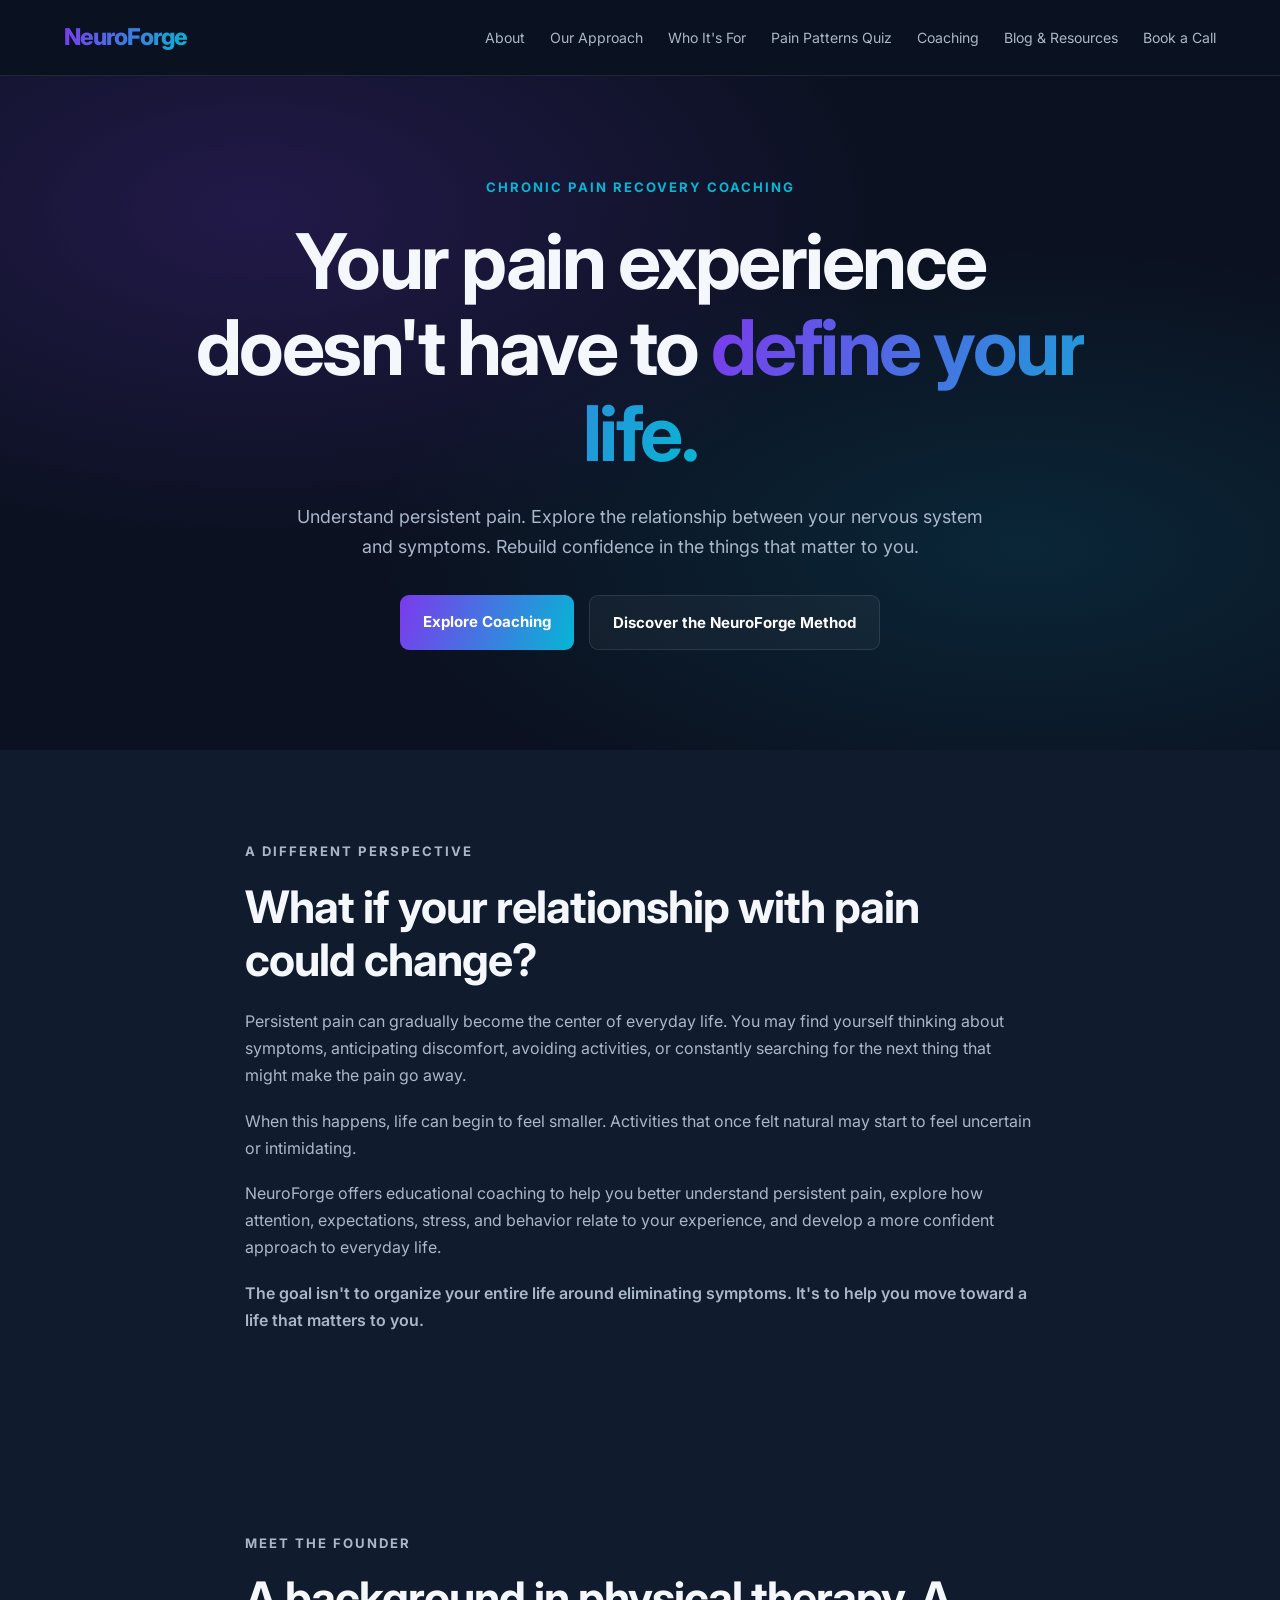
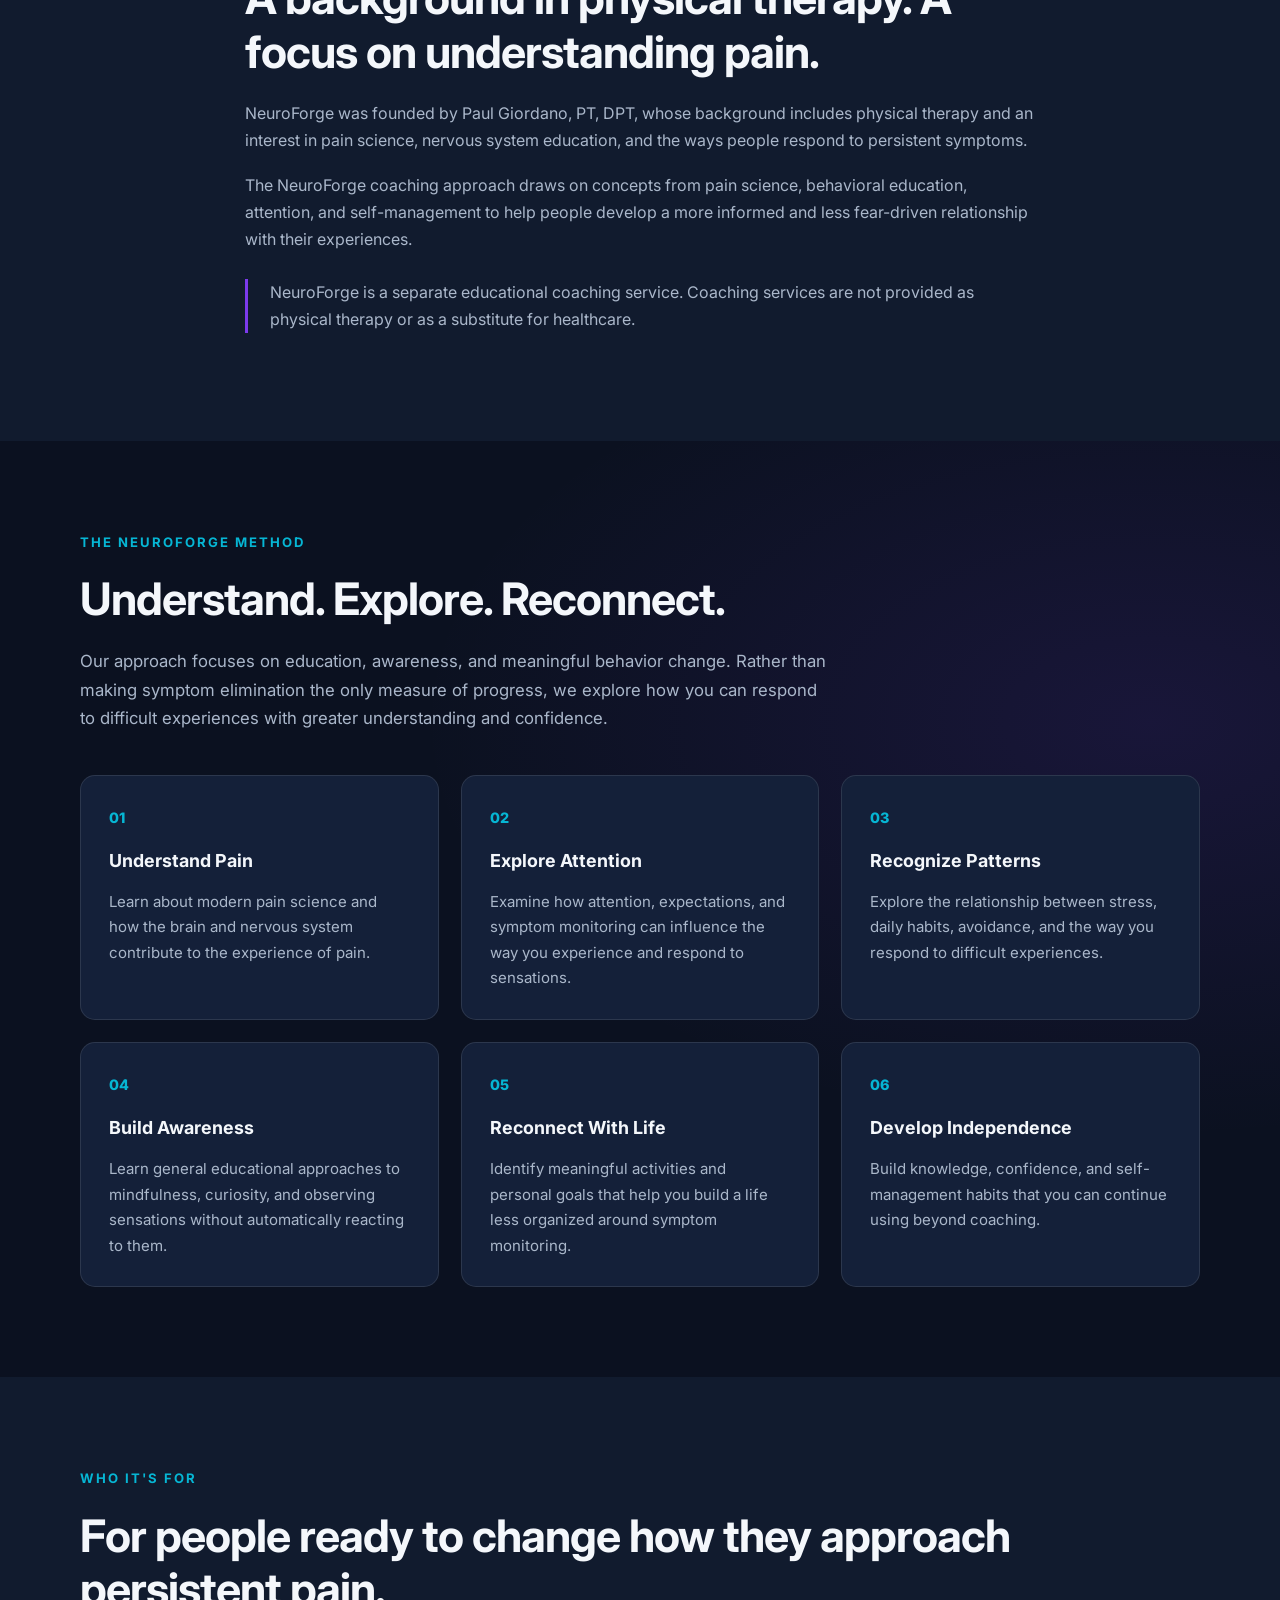
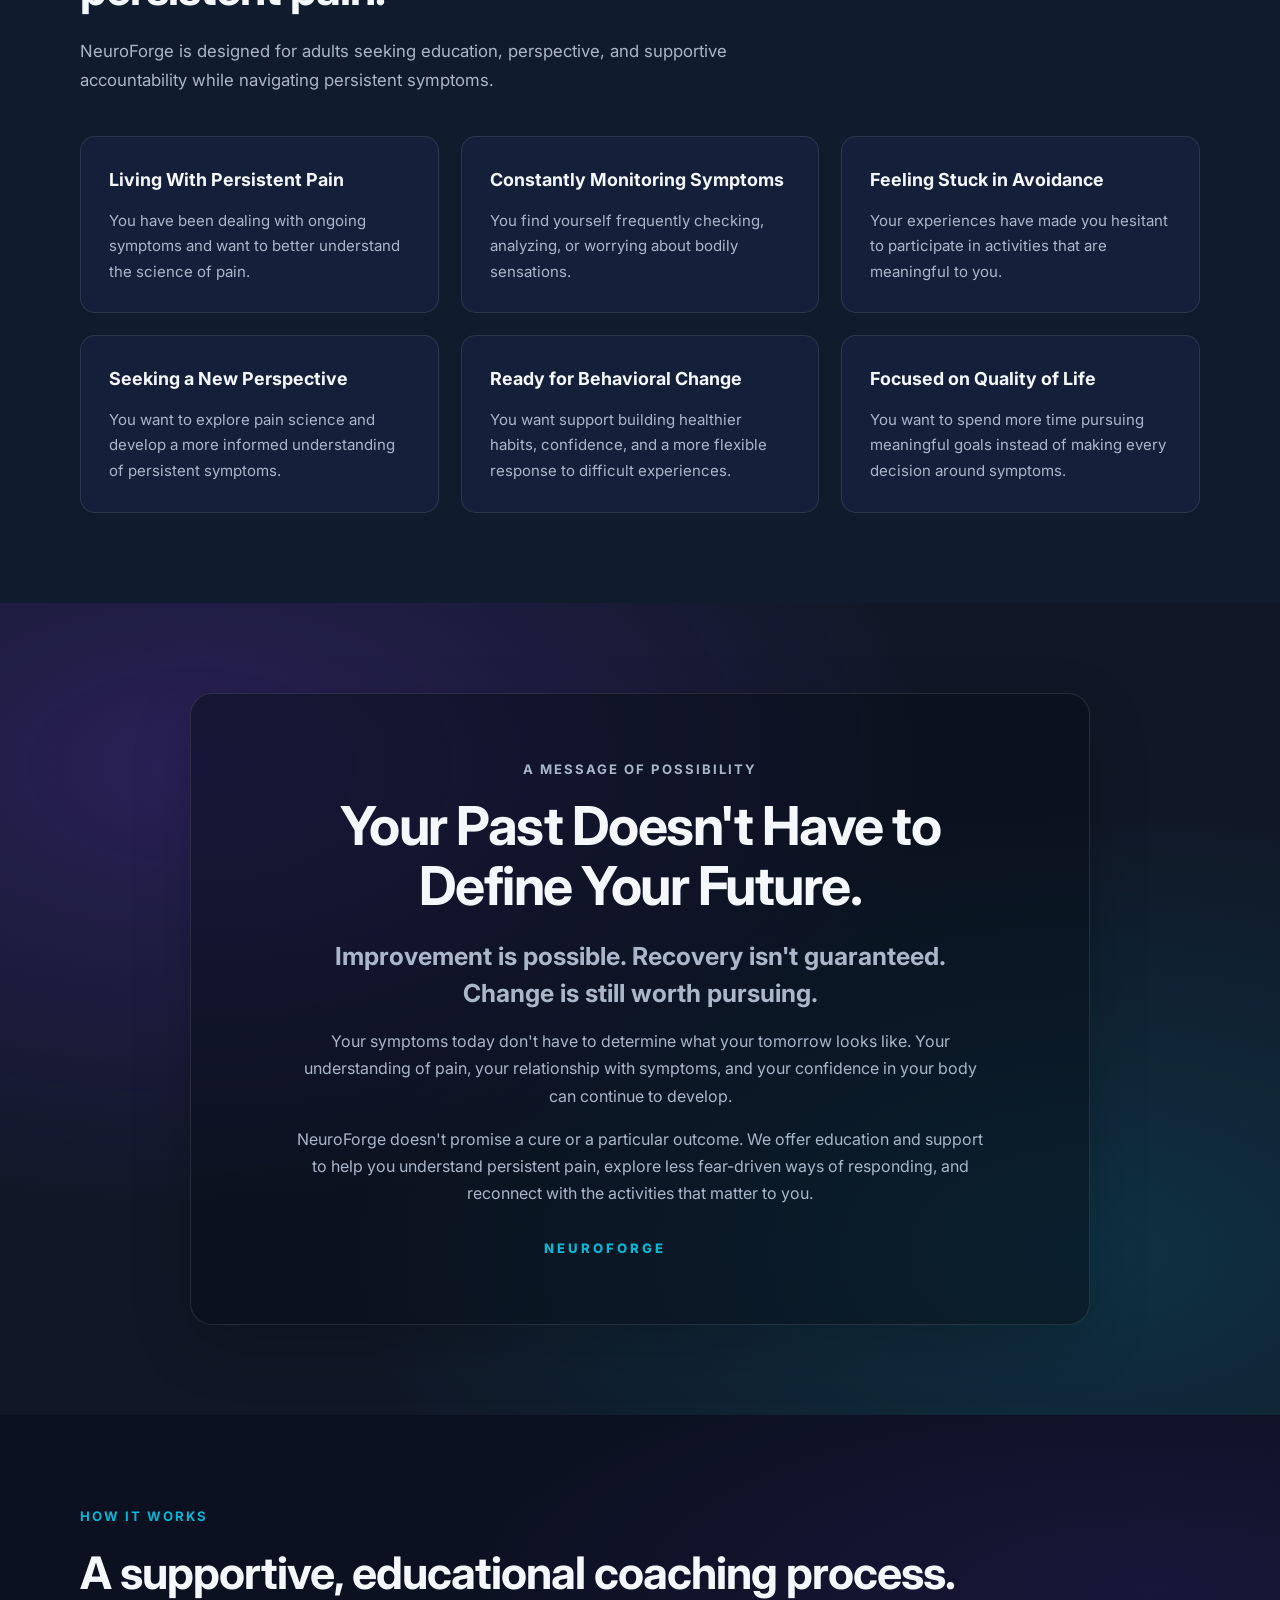
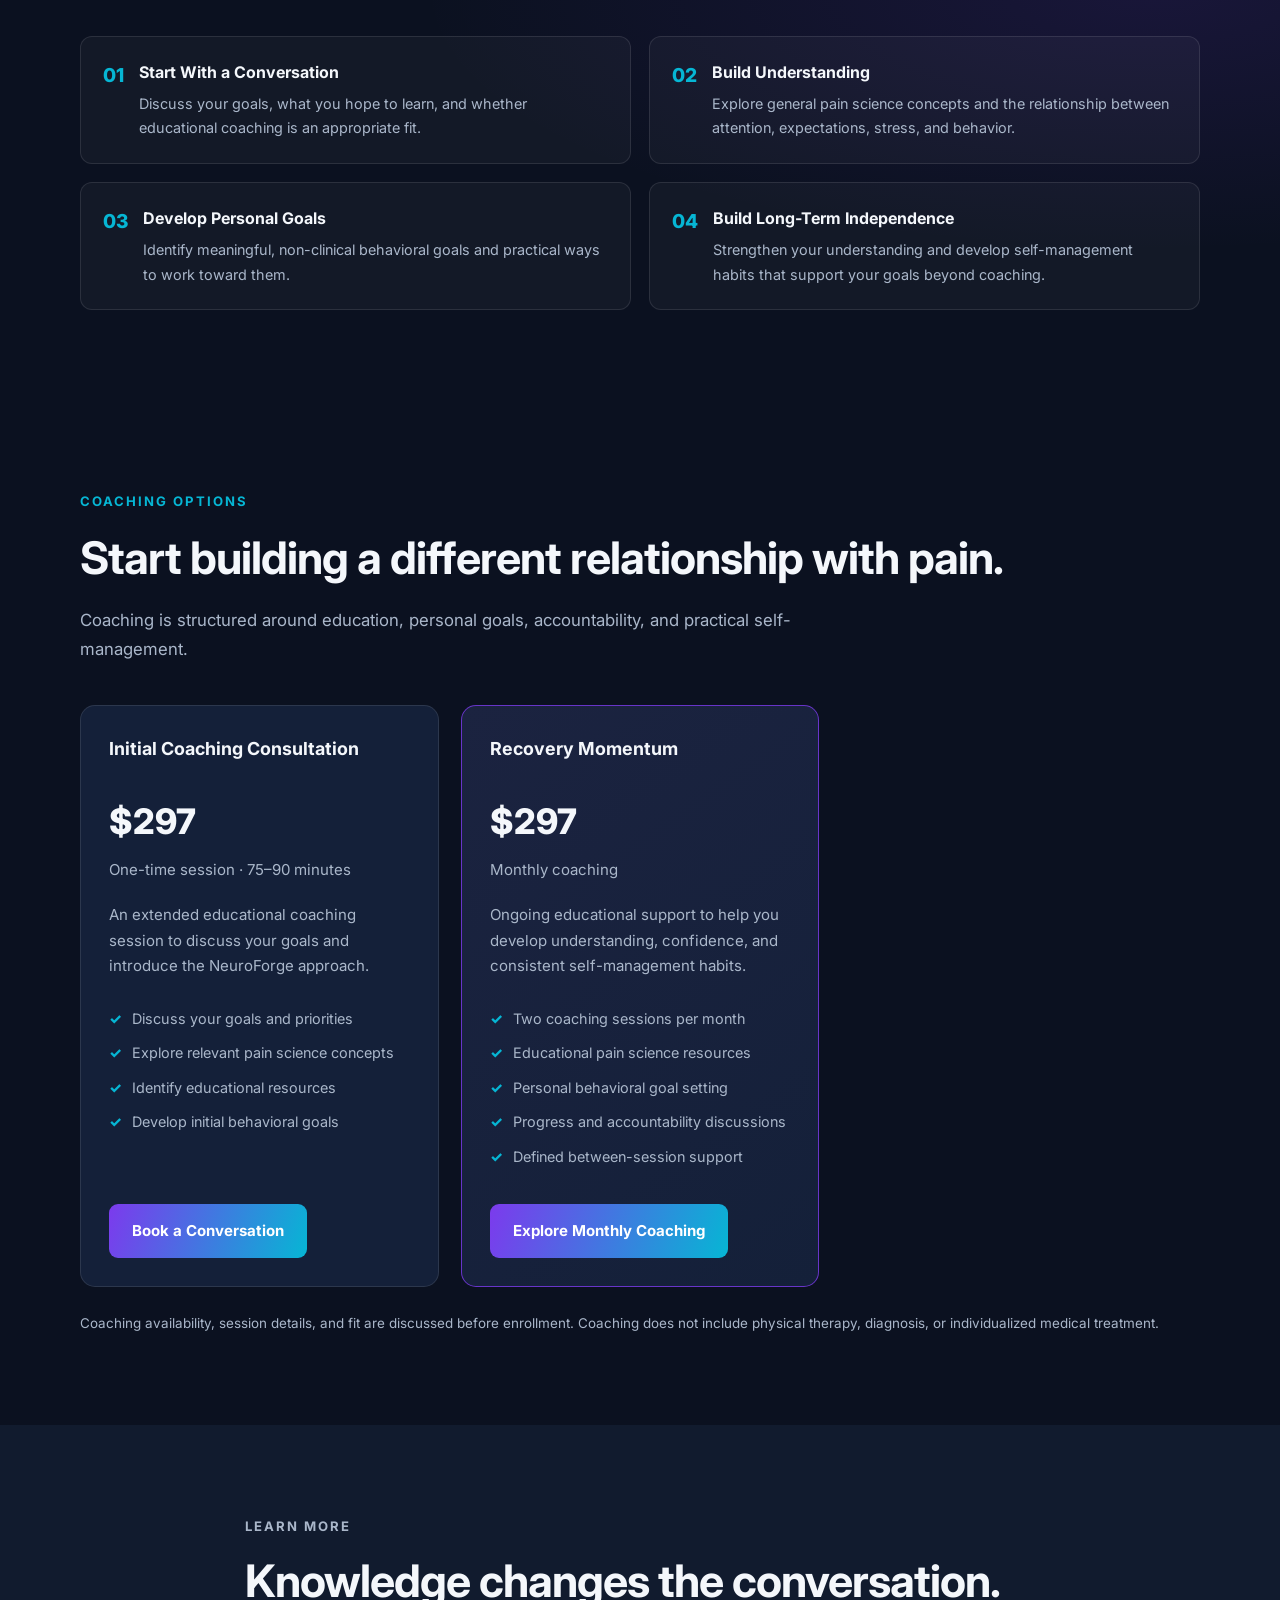
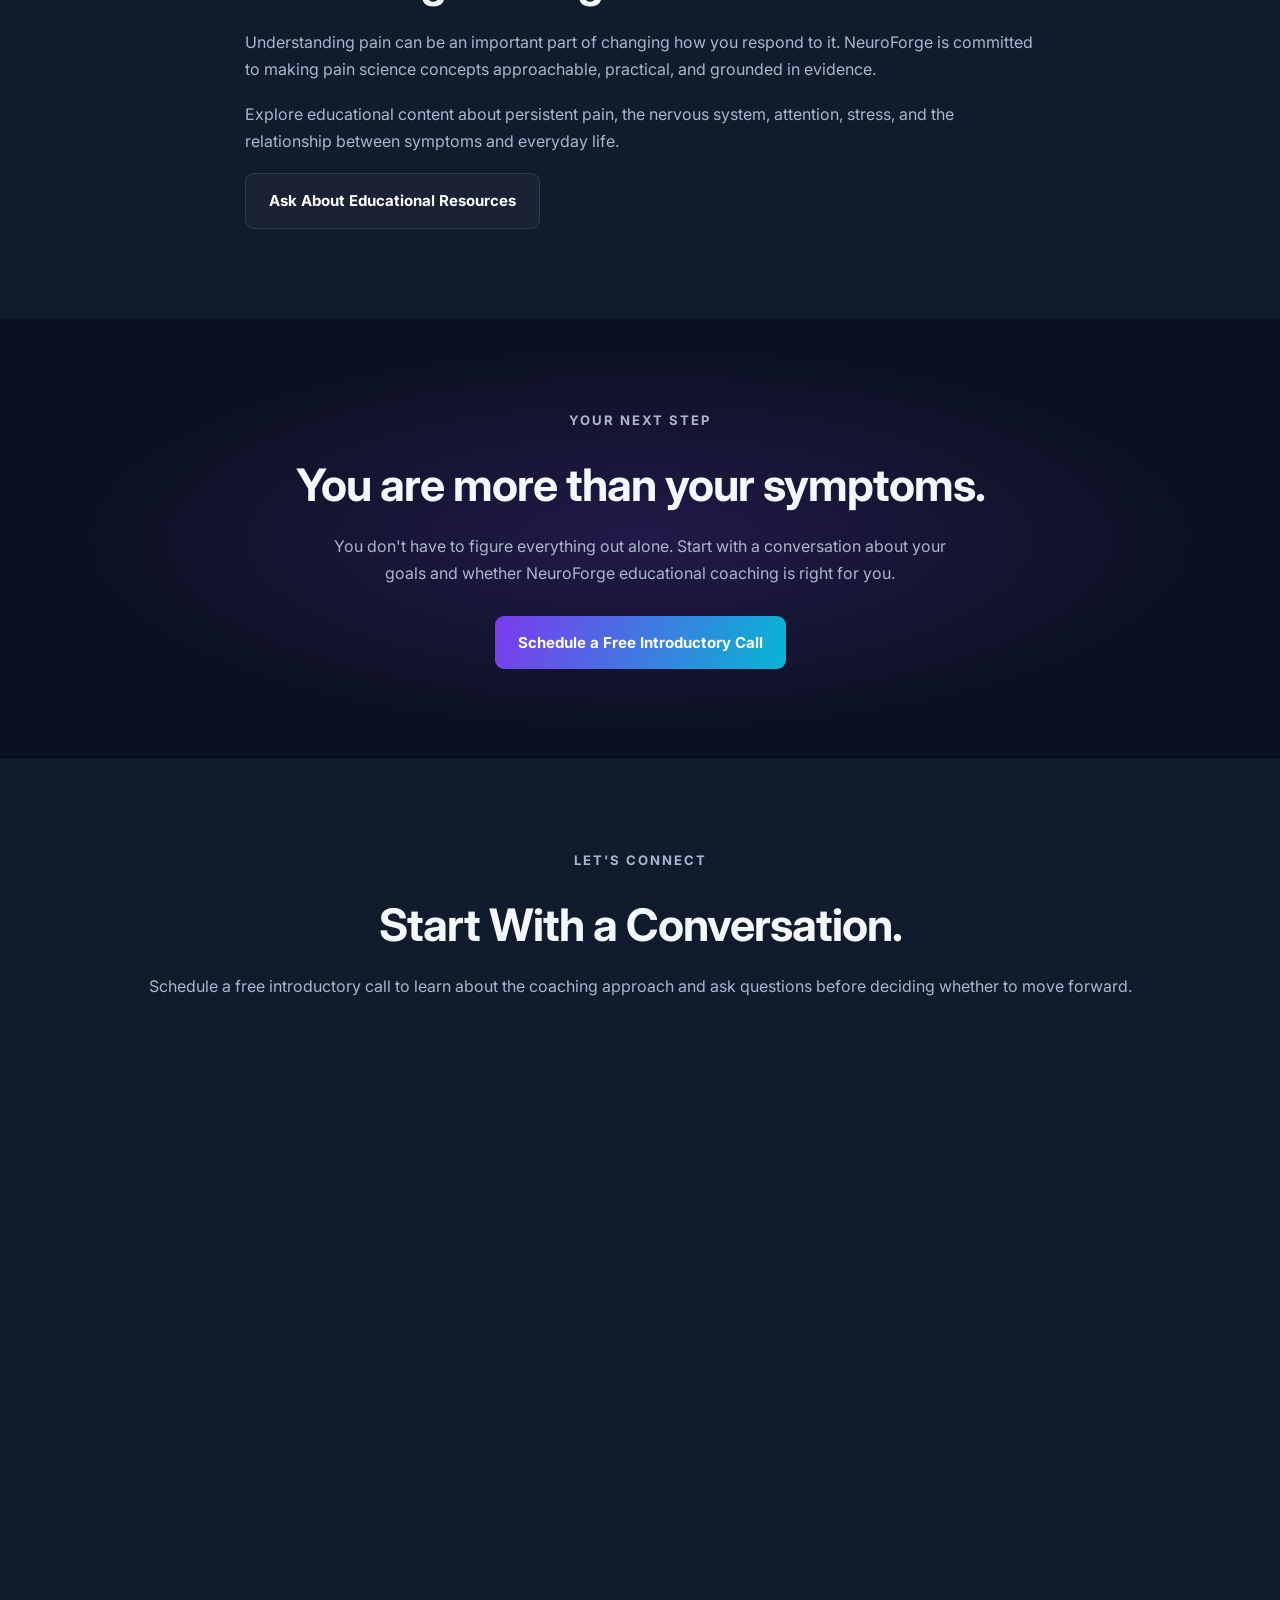
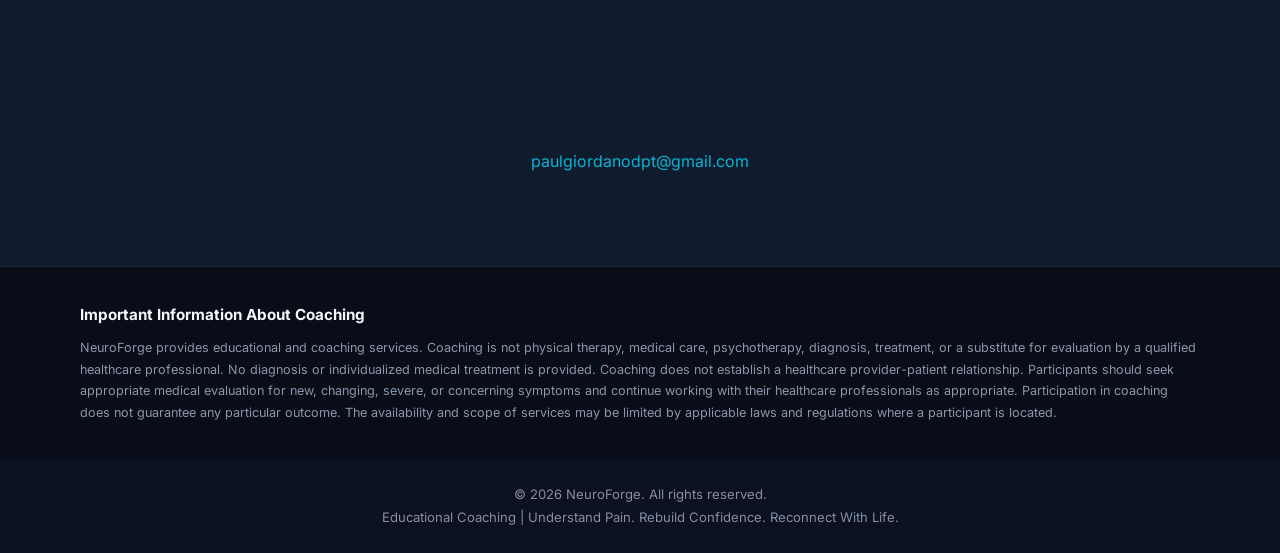
<file: index.html>
<!DOCTYPE html>
<html lang="en">
<head>
  <meta charset="UTF-8" />
  <meta name="viewport" content="width=device-width, initial-scale=1.0" />

  <title>NeuroForge | Chronic Pain Recovery Coaching</title>

  <meta name="description" content="NeuroForge offers educational coaching for people living with persistent pain. Understand pain, build confidence, and reconnect with the activities that matter." />
  <meta name="keywords" content="chronic pain coaching, persistent pain education, pain neuroscience education, nervous system education, pain recovery coaching" />
  <meta name="author" content="Paul Giordano" />

  <meta property="og:title" content="NeuroForge | Chronic Pain Recovery Coaching" />
  <meta property="og:description" content="Understand pain. Rebuild confidence. Reconnect with life." />
  <meta property="og:type" content="website" />

  <link rel="preconnect" href="https://fonts.googleapis.com">
  <link rel="preconnect" href="https://fonts.gstatic.com" crossorigin>
  <link href="https://fonts.googleapis.com/css2?family=Inter:wght@300;400;500;600;700;800&display=swap" rel="stylesheet">

  <link href="https://assets.calendly.com/assets/external/widget.css" rel="stylesheet">
  <script src="https://assets.calendly.com/assets/external/widget.js" async></script>

  <style>
    :root {
      --bg: #0b1120;
      --bg-light: #111b2e;
      --card: #142039;
      --purple: #7c3aed;
      --cyan: #06b6d4;
      --text: #f4f7fb;
      --muted: #aab7ca;
      --border: rgba(255,255,255,0.10);
      --gradient: linear-gradient(110deg, #7c3aed, #06b6d4);
    }

    * {
      box-sizing: border-box;
      margin: 0;
      padding: 0;
    }

    html {
      scroll-behavior: smooth;
      scroll-padding-top: 90px;
    }

    body {
      font-family: 'Inter', sans-serif;
      background: var(--bg);
      color: var(--text);
      line-height: 1.7;
    }

    a {
      color: inherit;
      text-decoration: none;
    }

    .container {
      width: min(1120px, 90%);
      margin: auto;
    }

    .narrow {
      max-width: 790px;
    }

    .navbar {
      position: sticky;
      top: 0;
      z-index: 100;
      display: flex;
      justify-content: space-between;
      align-items: center;
      padding: 18px 5%;
      background: rgba(11,17,32,0.94);
      backdrop-filter: blur(14px);
      border-bottom: 1px solid var(--border);
    }

    .logo {
      font-size: 1.45rem;
      font-weight: 800;
      letter-spacing: -1px;
      background: var(--gradient);
      -webkit-background-clip: text;
      background-clip: text;
      color: transparent;
    }

    .nav-links {
      display: flex;
      align-items: center;
      gap: 25px;
      list-style: none;
    }

    .nav-links a {
      color: var(--muted);
      font-size: 0.88rem;
      transition: color 0.2s;
    }

    .nav-links a:hover {
      color: var(--cyan);
    }

    .nav-links .nav-cta {
      color: white;
      background: var(--purple);
      padding: 10px 17px;
      border-radius: 8px;
    }

    .hero {
      min-height: 660px;
      display: flex;
      align-items: center;
      text-align: center;
      padding: 100px 20px;
      background:
        radial-gradient(ellipse at 20% 20%, rgba(124,58,237,0.20), transparent 45%),
        radial-gradient(ellipse at 80% 70%, rgba(6,182,212,0.13), transparent 45%);
    }

    .hero-content {
      max-width: 900px;
      margin: auto;
    }

    .eyebrow {
      color: var(--cyan);
      font-size: 0.82rem;
      font-weight: 700;
      letter-spacing: 2px;
      text-transform: uppercase;
      margin-bottom: 20px;
    }

    h1 {
      font-size: clamp(2.6rem, 6vw, 4.8rem);
      line-height: 1.12;
      letter-spacing: -2.5px;
      margin-bottom: 25px;
    }

    .gradient-text {
      background: var(--gradient);
      -webkit-background-clip: text;
      background-clip: text;
      color: transparent;
    }

    .hero-text {
      max-width: 720px;
      margin: 0 auto 32px;
      color: var(--muted);
      font-size: 1.12rem;
    }

    .hero-buttons {
      display: flex;
      justify-content: center;
      flex-wrap: wrap;
      gap: 15px;
    }

    .primary-btn,
    .secondary-btn {
      display: inline-block;
      padding: 14px 23px;
      border-radius: 9px;
      font-weight: 700;
      font-size: 0.94rem;
      transition: transform 0.2s, opacity 0.2s;
    }

    .primary-btn {
      color: white;
      background: var(--gradient);
    }

    .secondary-btn {
      color: white;
      border: 1px solid var(--border);
      background: rgba(255,255,255,0.04);
    }

    .primary-btn:hover,
    .secondary-btn:hover {
      transform: translateY(-2px);
      opacity: 0.9;
    }

    section {
      padding: 90px 0;
    }

    section h2 {
      font-size: clamp(2rem, 4vw, 2.8rem);
      line-height: 1.2;
      letter-spacing: -1px;
      margin-bottom: 20px;
    }

    .section-intro {
      max-width: 750px;
      color: var(--muted);
      font-size: 1.05rem;
      margin-bottom: 42px;
    }

    .about {
      background: var(--bg-light);
    }

    .about p,
    .founder p,
    .method-intro,
    .who-intro {
      color: var(--muted);
      margin-bottom: 18px;
    }

    .highlight {
      color: var(--cyan);
      font-weight: 600;
    }

    .pillars-grid,
    .who-grid,
    .pricing-grid {
      display: grid;
      grid-template-columns: repeat(3, 1fr);
      gap: 22px;
      margin-top: 40px;
    }

    .pillar-card,
    .who-card,
    .pricing-card {
      background: var(--card);
      border: 1px solid var(--border);
      border-radius: 15px;
      padding: 28px;
    }

    /* Hope without guarantees section */
    .hope-section {
      position: relative;
      overflow: hidden;
      text-align: center;
      background:
        radial-gradient(ellipse at 15% 20%, rgba(124,58,237,0.24), transparent 48%),
        radial-gradient(ellipse at 85% 80%, rgba(6,182,212,0.16), transparent 48%),
        #101827;
    }

    .hope-panel {
      max-width: 900px;
      margin: 0 auto;
      padding: clamp(30px, 6vw, 64px);
      border: 1px solid var(--border);
      border-radius: 22px;
      background: rgba(8,13,24,0.48);
      box-shadow: 0 20px 60px rgba(0,0,0,0.18);
    }

    .hope-panel h2 {
      max-width: 760px;
      margin: 0 auto 22px;
      font-size: clamp(2rem, 5vw, 3.35rem);
      line-height: 1.12;
      letter-spacing: -1.5px;
    }

    .hope-statement {
      max-width: 720px;
      margin: 0 auto 25px;
      color: var(--cyan);
      font-size: clamp(1.15rem, 2.5vw, 1.55rem);
      line-height: 1.5;
      font-weight: 700;
    }

    .hope-panel p {
      max-width: 700px;
      margin: 0 auto 16px;
      color: var(--muted);
    }

    .hope-panel .hope-brand {
      margin: 30px 0 0;
      color: var(--cyan);
      font-size: 0.82rem;
      font-weight: 800;
      letter-spacing: 3px;
    }

    .pillar-number {
      display: inline-block;
      color: var(--cyan);
      font-weight: 800;
      font-size: 0.9rem;
      margin-bottom: 16px;
    }

    .pillar-card h3,
    .who-card h3,
    .pricing-card h3 {
      font-size: 1.12rem;
      margin-bottom: 12px;
    }

    .pillar-card p,
    .who-card p,
    .pricing-card p {
      color: var(--muted);
      font-size: 0.94rem;
    }

    .founder {
      background: var(--bg-light);
    }

    .founder-note {
      border-left: 3px solid var(--purple);
      padding-left: 22px;
      margin-top: 25px;
    }

    .method {
      background:
        radial-gradient(ellipse at 90% 30%, rgba(124,58,237,0.12), transparent 45%);
    }

    .method-list {
      display: grid;
      grid-template-columns: repeat(2, 1fr);
      gap: 18px;
      margin-top: 35px;
    }

    .method-item {
      display: flex;
      gap: 15px;
      align-items: flex-start;
      padding: 22px;
      background: rgba(255,255,255,0.035);
      border: 1px solid var(--border);
      border-radius: 12px;
    }

    .method-icon {
      color: var(--cyan);
      font-size: 1.2rem;
      font-weight: 800;
    }

    .method-item h3 {
      font-size: 1rem;
      margin-bottom: 6px;
    }

    .method-item p {
      color: var(--muted);
      font-size: 0.9rem;
    }

    .who {
      background: var(--bg-light);
    }

    .who-card {
      min-height: 150px;
    }

    .who-card p {
      margin-top: 8px;
    }

    .pricing-card {
      display: flex;
      flex-direction: column;
      align-items: flex-start;
    }

    .pricing-card.featured {
      border-color: rgba(124,58,237,0.8);
      background: linear-gradient(145deg, #1b2340, #142039);
    }

    .price {
      font-size: 2.2rem;
      font-weight: 800;
      margin: 15px 0 5px;
    }

    .price-note {
      color: var(--muted);
      font-size: 0.85rem;
      margin-bottom: 20px;
    }

    .pricing-card ul {
      list-style: none;
      margin: 18px 0 25px;
    }

    .pricing-card li {
      color: var(--muted);
      font-size: 0.9rem;
      margin: 10px 0;
    }

    .pricing-card li::before {
      content: "✓";
      color: var(--cyan);
      margin-right: 10px;
      font-weight: 800;
    }

    .pricing-card .primary-btn {
      margin-top: auto;
    }

    .pricing-disclaimer {
      margin-top: 25px;
      color: var(--muted);
      font-size: 0.84rem;
    }

    .cta {
      text-align: center;
      background:
        radial-gradient(ellipse at center, rgba(124,58,237,0.20), transparent 65%);
    }

    .cta p {
      max-width: 650px;
      margin: 0 auto 28px;
      color: var(--muted);
    }

    .contact {
      background: var(--bg-light);
      text-align: center;
    }

    .contact p {
      color: var(--muted);
      margin-bottom: 28px;
    }

    .calendly-inline-widget {
      min-width: 320px;
      height: 700px;
      margin: 0 auto;
      max-width: 1000px;
    }

    .contact-email {
      display: inline-block;
      margin-top: 20px;
      color: var(--cyan);
    }

    .disclaimer {
      padding: 35px 0;
      background: #080d18;
      border-top: 1px solid var(--border);
    }

    .disclaimer h3 {
      font-size: 0.95rem;
      margin-bottom: 10px;
    }

    .disclaimer p {
      color: #8997aa;
      font-size: 0.79rem;
      line-height: 1.7;
    }

    footer {
      padding: 25px 0;
      text-align: center;
      color: #8190a5;
      font-size: 0.82rem;
    }

    @media (max-width: 850px) {
      .navbar {
        align-items: flex-start;
        gap: 15px;
        flex-direction: column;
      }

      .nav-links {
        width: 100%;
        gap: 16px;
        flex-wrap: wrap;
      }

      .pillars-grid,
      .who-grid,
      .pricing-grid {
        grid-template-columns: repeat(2, 1fr);
      }
    }

    @media (max-width: 600px) {
      section {
        padding: 65px 0;
      }

      .hero {
        min-height: auto;
        padding: 85px 18px;
      }

      h1 {
        letter-spacing: -1.5px;
      }

      .hero-text {
        font-size: 1rem;
      }

      .hero-buttons {
        flex-direction: column;
      }

      .hero-buttons a {
        width: 100%;
        text-align: center;
      }

      .nav-links {
        gap: 12px 17px;
      }

      .nav-links a {
        font-size: 0.8rem;
      }

      .pillars-grid,
      .who-grid,
      .pricing-grid,
      .method-list {
        grid-template-columns: 1fr;
      }

      .pillar-card,
      .who-card,
      .pricing-card {
        padding: 23px;
      }

      .calendly-inline-widget {
        height: 720px;
      }
    }
  </style>
</head>

<body>

  <!-- NAVIGATION -->
  <nav class="navbar">
    <a href="#" class="logo">NeuroForge</a>

    <ul class="nav-links">
      <li><a href="index.html#about">About</a></li>
<li><a href="index.html#method">Our Approach</a></li>
<li><a href="#who">Who It's For</a></li>
<li><a href="quiz.html">Pain Patterns Quiz</a></li>
<li><a href="pricing.html">Coaching</a></li>
<li><a href="blog.html">Blog & Resources</a></li>
<li><a href="index.html#contact">Book a Call</a></li>
    </ul>
  </nav>

  <!-- HERO -->
  <section class="hero">
    <div class="hero-content">

      <p class="eyebrow">Chronic Pain Recovery Coaching</p>

      <h1>
        Your pain experience doesn't have to
        <span class="gradient-text">define your life.</span>
      </h1>

      <p class="hero-text">
        Understand persistent pain. Explore the relationship between your
        nervous system and symptoms. Rebuild confidence in the things that
        matter to you.
      </p>

      <div class="hero-buttons">
        <a href="#contact" class="primary-btn">Explore Coaching</a>
        <a href="#method" class="secondary-btn">Discover the NeuroForge Method</a>
      </div>

    </div>
  </section>

  <!-- INTRODUCTION -->
  <section class="about" id="about">
    <div class="container narrow">

      <p class="eyebrow">A Different Perspective</p>

      <h2>What if your relationship with pain could change?</h2>

      <p>
        Persistent pain can gradually become the center of everyday life.
        You may find yourself thinking about symptoms, anticipating discomfort,
        avoiding activities, or constantly searching for the next thing that
        might make the pain go away.
      </p>

      <p>
        When this happens, life can begin to feel smaller. Activities that once
        felt natural may start to feel uncertain or intimidating.
      </p>

      <p>
        NeuroForge offers educational coaching to help you better understand
        persistent pain, explore how attention, expectations, stress, and
        behavior relate to your experience, and develop a more confident
        approach to everyday life.
      </p>

      <p class="highlight">
        The goal isn't to organize your entire life around eliminating symptoms.
        It's to help you move toward a life that matters to you.
      </p>

    </div>
  </section>

  <!-- FOUNDER -->
  <section class="founder">
    <div class="container narrow">

      <p class="eyebrow">Meet the Founder</p>

      <h2>A background in physical therapy. A focus on understanding pain.</h2>

      <p>
        NeuroForge was founded by Paul Giordano, PT, DPT, whose background
        includes physical therapy and an interest in pain science, nervous
        system education, and the ways people respond to persistent symptoms.
      </p>

      <p>
        The NeuroForge coaching approach draws on concepts from pain science,
        behavioral education, attention, and self-management to help people
        develop a more informed and less fear-driven relationship with their
        experiences.
      </p>

      <div class="founder-note">
        <p>
          NeuroForge is a separate educational coaching service. Coaching
          services are not provided as physical therapy or as a substitute
          for healthcare.
        </p>
      </div>

    </div>
  </section>

  <!-- METHOD -->
  <section class="method" id="method">
    <div class="container">

      <p class="eyebrow">The NeuroForge Method</p>

      <h2>Understand. Explore. Reconnect.</h2>

      <p class="section-intro">
        Our approach focuses on education, awareness, and meaningful behavior
        change. Rather than making symptom elimination the only measure of
        progress, we explore how you can respond to difficult experiences
        with greater understanding and confidence.
      </p>

      <div class="pillars-grid">

        <div class="pillar-card">
          <span class="pillar-number">01</span>
          <h3>Understand Pain</h3>
          <p>
            Learn about modern pain science and how the brain and nervous
            system contribute to the experience of pain.
          </p>
        </div>

        <div class="pillar-card">
          <span class="pillar-number">02</span>
          <h3>Explore Attention</h3>
          <p>
            Examine how attention, expectations, and symptom monitoring
            can influence the way you experience and respond to sensations.
          </p>
        </div>

        <div class="pillar-card">
          <span class="pillar-number">03</span>
          <h3>Recognize Patterns</h3>
          <p>
            Explore the relationship between stress, daily habits,
            avoidance, and the way you respond to difficult experiences.
          </p>
        </div>

        <div class="pillar-card">
          <span class="pillar-number">04</span>
          <h3>Build Awareness</h3>
          <p>
            Learn general educational approaches to mindfulness, curiosity,
            and observing sensations without automatically reacting to them.
          </p>
        </div>

        <div class="pillar-card">
          <span class="pillar-number">05</span>
          <h3>Reconnect With Life</h3>
          <p>
            Identify meaningful activities and personal goals that help
            you build a life less organized around symptom monitoring.
          </p>
        </div>

        <div class="pillar-card">
          <span class="pillar-number">06</span>
          <h3>Develop Independence</h3>
          <p>
            Build knowledge, confidence, and self-management habits that
            you can continue using beyond coaching.
          </p>
        </div>

      </div>
    </div>
  </section>

  <!-- WHO IT'S FOR -->
  <section class="who" id="who">
    <div class="container">

      <p class="eyebrow">Who It's For</p>

      <h2>For people ready to change how they approach persistent pain.</h2>

      <p class="section-intro">
        NeuroForge is designed for adults seeking education, perspective,
        and supportive accountability while navigating persistent symptoms.
      </p>

      <div class="who-grid">

        <div class="who-card">
          <h3>Living With Persistent Pain</h3>
          <p>
            You have been dealing with ongoing symptoms and want to better
            understand the science of pain.
          </p>
        </div>

        <div class="who-card">
          <h3>Constantly Monitoring Symptoms</h3>
          <p>
            You find yourself frequently checking, analyzing, or worrying
            about bodily sensations.
          </p>
        </div>

        <div class="who-card">
          <h3>Feeling Stuck in Avoidance</h3>
          <p>
            Your experiences have made you hesitant to participate in
            activities that are meaningful to you.
          </p>
        </div>

        <div class="who-card">
          <h3>Seeking a New Perspective</h3>
          <p>
            You want to explore pain science and develop a more informed
            understanding of persistent symptoms.
          </p>
        </div>

        <div class="who-card">
          <h3>Ready for Behavioral Change</h3>
          <p>
            You want support building healthier habits, confidence,
            and a more flexible response to difficult experiences.
          </p>
        </div>

        <div class="who-card">
          <h3>Focused on Quality of Life</h3>
          <p>
            You want to spend more time pursuing meaningful goals instead
            of making every decision around symptoms.
          </p>
        </div>

      </div>

    </div>
  </section>

  <!-- HOPE WITHOUT GUARANTEES -->
  <section class="hope-section" aria-labelledby="hope-heading">
    <div class="container">
      <div class="hope-panel">
        <p class="eyebrow">A Message of Possibility</p>
        <h2 id="hope-heading">Your Past Doesn't Have to Define Your Future.</h2>
        <p class="hope-statement">
          Improvement is possible. Recovery isn't guaranteed.
          Change is still worth pursuing.
        </p>
        <p>
          Your symptoms today don't have to determine what your tomorrow looks like.
          Your understanding of pain, your relationship with symptoms, and your
          confidence in your body can continue to develop.
        </p>
        <p>
          NeuroForge doesn't promise a cure or a particular outcome. We offer
          education and support to help you understand persistent pain, explore
          less fear-driven ways of responding, and reconnect with the activities
          that matter to you.
        </p>
        <p class="hope-brand">NEUROFORGE</p>
      </div>
    </div>
  </section>

  <!-- COACHING PROCESS -->
  <section class="method">
    <div class="container">

      <p class="eyebrow">How It Works</p>

      <h2>A supportive, educational coaching process.</h2>

      <div class="method-list">

        <div class="method-item">
          <span class="method-icon">01</span>
          <div>
            <h3>Start With a Conversation</h3>
            <p>
              Discuss your goals, what you hope to learn, and whether
              educational coaching is an appropriate fit.
            </p>
          </div>
        </div>

        <div class="method-item">
          <span class="method-icon">02</span>
          <div>
            <h3>Build Understanding</h3>
            <p>
              Explore general pain science concepts and the relationship
              between attention, expectations, stress, and behavior.
            </p>
          </div>
        </div>

        <div class="method-item">
          <span class="method-icon">03</span>
          <div>
            <h3>Develop Personal Goals</h3>
            <p>
              Identify meaningful, non-clinical behavioral goals and
              practical ways to work toward them.
            </p>
          </div>
        </div>

        <div class="method-item">
          <span class="method-icon">04</span>
          <div>
            <h3>Build Long-Term Independence</h3>
            <p>
              Strengthen your understanding and develop self-management
              habits that support your goals beyond coaching.
            </p>
          </div>
        </div>

      </div>
    </div>
  </section>

  <!-- COACHING AND PRICING -->
  <section id="coaching">
    <div class="container">

      <p class="eyebrow">Coaching Options</p>

      <h2>Start building a different relationship with pain.</h2>

      <p class="section-intro">
        Coaching is structured around education, personal goals,
        accountability, and practical self-management.
      </p>

      <div class="pricing-grid">

        <div class="pricing-card">
          <h3>Initial Coaching Consultation</h3>

          <div class="price">$297</div>
          <p class="price-note">One-time session · 75–90 minutes</p>

          <p>
            An extended educational coaching session to discuss your goals
            and introduce the NeuroForge approach.
          </p>

          <ul>
            <li>Discuss your goals and priorities</li>
            <li>Explore relevant pain science concepts</li>
            <li>Identify educational resources</li>
            <li>Develop initial behavioral goals</li>
          </ul>

          <a href="#contact" class="primary-btn">Book a Conversation</a>
        </div>

        <div class="pricing-card featured">
          <h3>Recovery Momentum</h3>

          <div class="price">$297</div>
          <p class="price-note">Monthly coaching</p>

          <p>
            Ongoing educational support to help you develop understanding,
            confidence, and consistent self-management habits.
          </p>

          <ul>
            <li>Two coaching sessions per month</li>
            <li>Educational pain science resources</li>
            <li>Personal behavioral goal setting</li>
            <li>Progress and accountability discussions</li>
            <li>Defined between-session support</li>
          </ul>

          <a href="#contact" class="primary-btn">Explore Monthly Coaching</a>
        </div>

      </div>

      <p class="pricing-disclaimer">
        Coaching availability, session details, and fit are discussed
        before enrollment. Coaching does not include physical therapy,
        diagnosis, or individualized medical treatment.
      </p>

    </div>
  </section>

  <!-- RESOURCES -->
  <section class="about" id="resources">
    <div class="container narrow">

      <p class="eyebrow">Learn More</p>

      <h2>Knowledge changes the conversation.</h2>

      <p>
        Understanding pain can be an important part of changing how you
        respond to it. NeuroForge is committed to making pain science
        concepts approachable, practical, and grounded in evidence.
      </p>

      <p>
        Explore educational content about persistent pain, the nervous
        system, attention, stress, and the relationship between symptoms
        and everyday life.
      </p>

      <!-- Replace this placeholder with your actual blog or resource URL -->
      <a href="mailto:paulgiordanodpt@gmail.com?subject=NeuroForge%20Resources"
         class="secondary-btn">
        Ask About Educational Resources
      </a>

    </div>
  </section>

  <!-- CALL TO ACTION -->
  <section class="cta">
    <div class="container">

      <p class="eyebrow">Your Next Step</p>

      <h2>You are more than your symptoms.</h2>

      <p>
        You don't have to figure everything out alone. Start with a
        conversation about your goals and whether NeuroForge educational
        coaching is right for you.
      </p>

      <a href="#contact" class="primary-btn">Schedule a Free Introductory Call</a>

    </div>
  </section>

  <!-- CONTACT -->
  <section class="contact" id="contact">
    <div class="container">

      <p class="eyebrow">Let's Connect</p>

      <h2>Start With a Conversation.</h2>

      <p>
        Schedule a free introductory call to learn about the coaching
        approach and ask questions before deciding whether to move forward.
      </p>

      <div class="calendly-inline-widget"
        data-url="https://calendly.com/paulgiordanodpt/30min">
      </div>

      <a class="contact-email" href="mailto:paulgiordanodpt@gmail.com">
        paulgiordanodpt@gmail.com
      </a>

    </div>
  </section>

  <!-- DISCLAIMER -->
  <section class="disclaimer">
    <div class="container">

      <h3>Important Information About Coaching</h3>

      <p>
        NeuroForge provides educational and coaching services. Coaching is
        not physical therapy, medical care, psychotherapy, diagnosis,
        treatment, or a substitute for evaluation by a qualified healthcare
        professional. No diagnosis or individualized medical treatment is
        provided. Coaching does not establish a healthcare provider-patient
        relationship. Participants should seek appropriate medical evaluation
        for new, changing, severe, or concerning symptoms and continue working
        with their healthcare professionals as appropriate. Participation in
        coaching does not guarantee any particular outcome. The availability
        and scope of services may be limited by applicable laws and regulations
        where a participant is located.
      </p>

    </div>
  </section>

  <!-- FOOTER -->
  <footer>
    <div class="container">
      <p>© 2026 NeuroForge. All rights reserved.</p>
      <p>Educational Coaching | Understand Pain. Rebuild Confidence. Reconnect With Life.</p>
    </div>
  </footer>

</body>
</html>
</file>
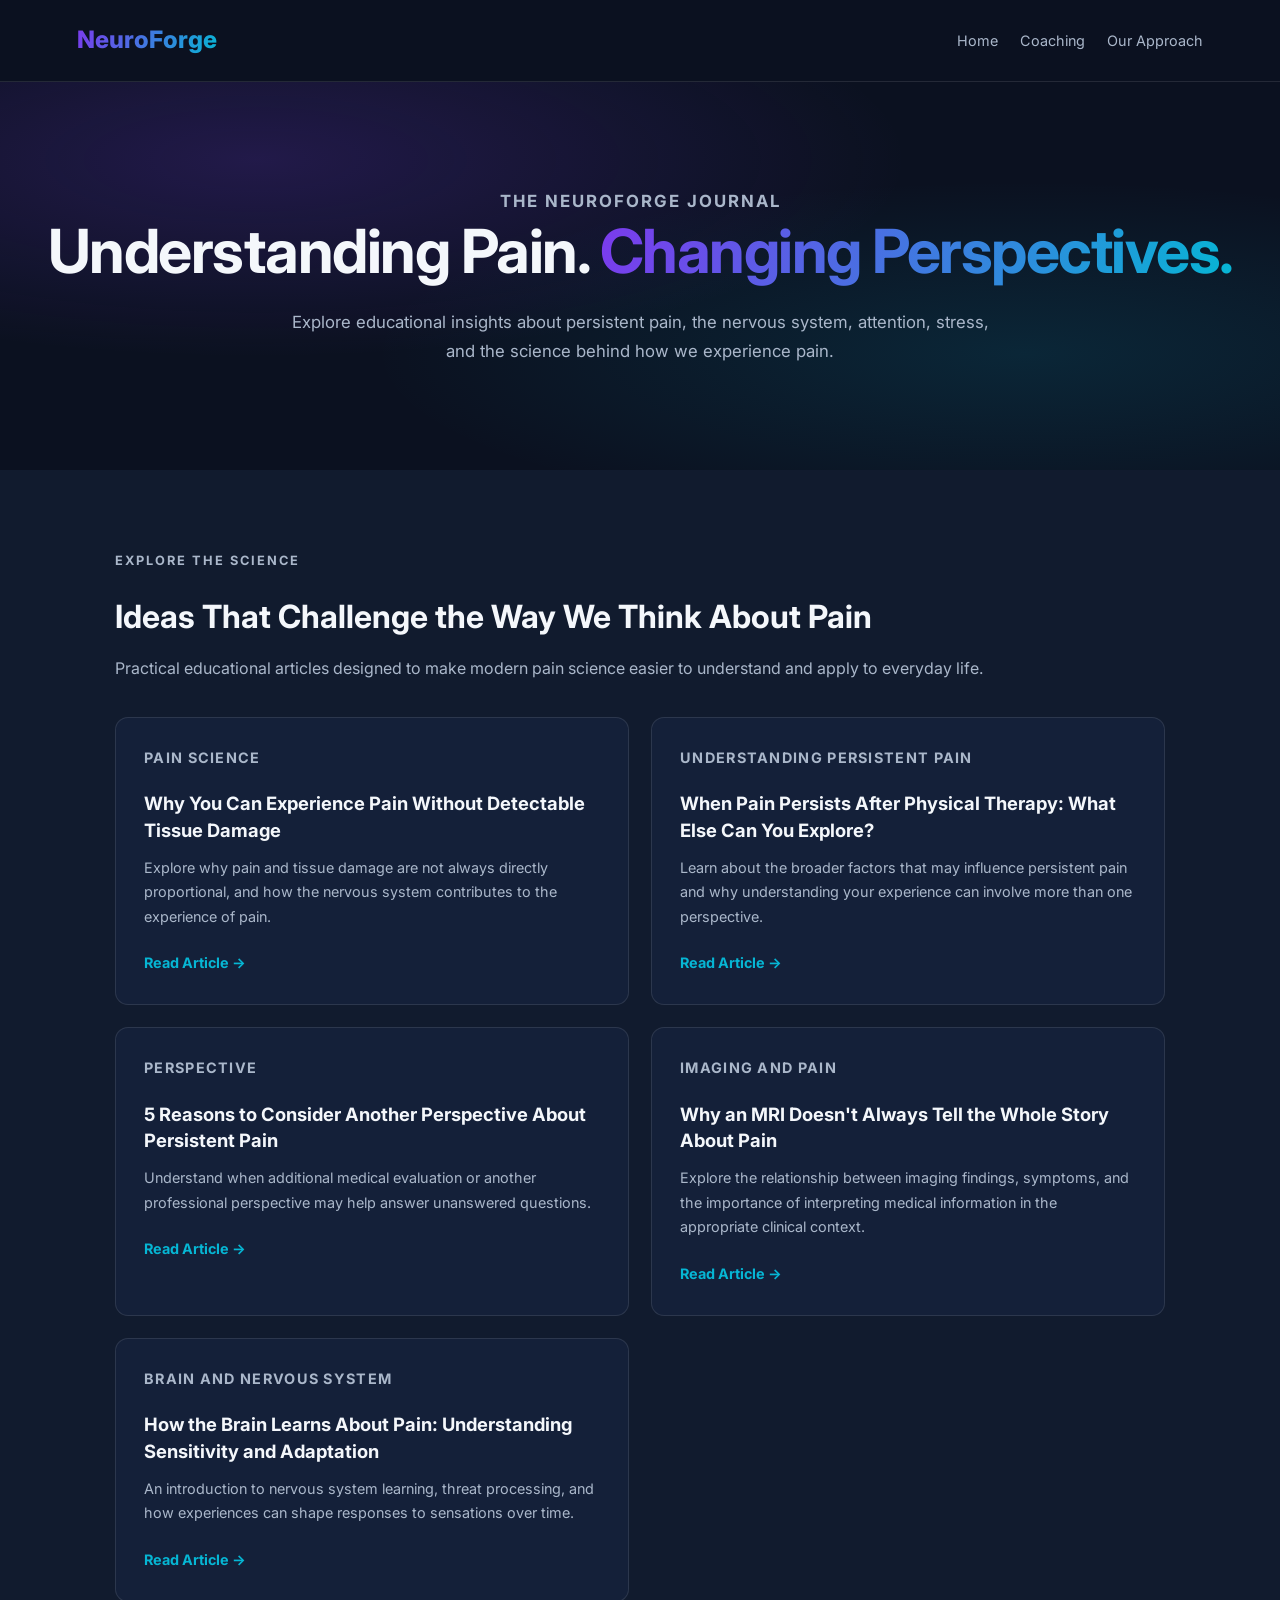
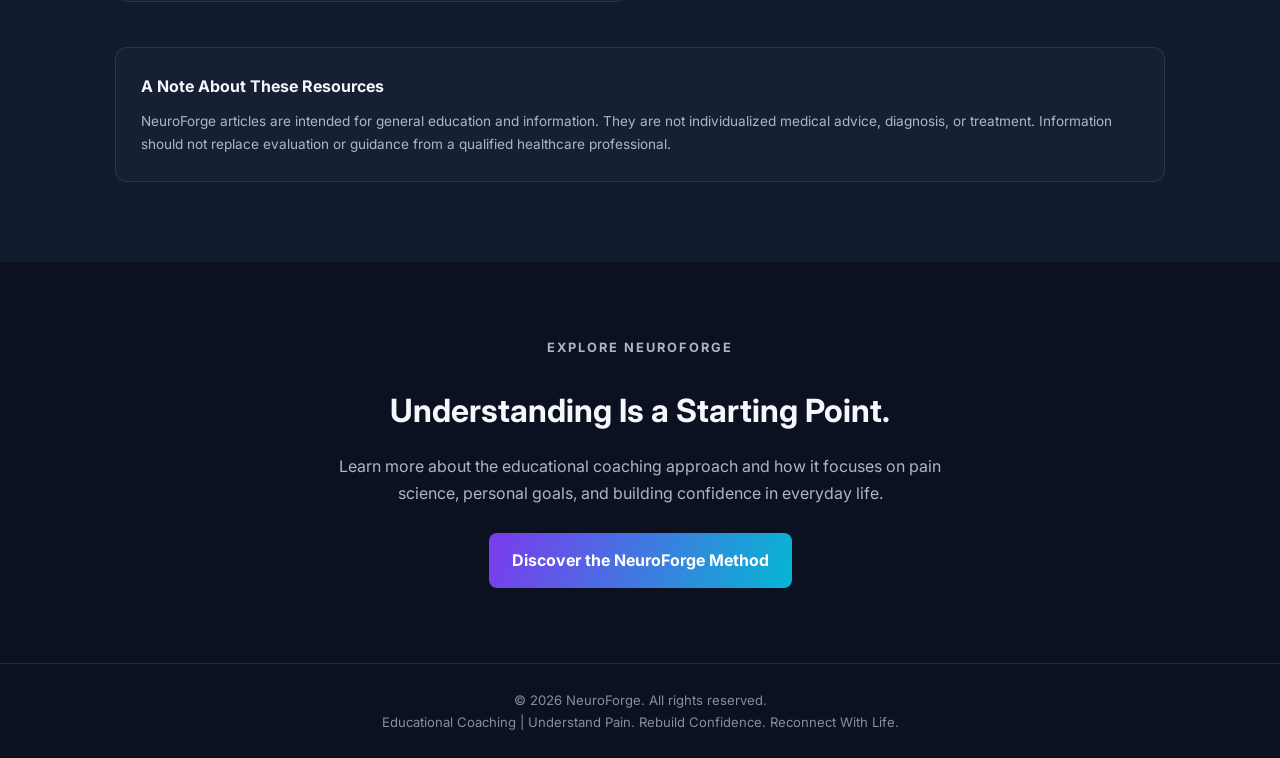
<file: blog.html>
<!DOCTYPE html>
<html lang="en">

<head>
  <meta charset="UTF-8">
  <meta name="viewport" content="width=device-width, initial-scale=1.0">

  <title>NeuroForge Blog | Understanding Persistent Pain</title>

  <meta name="description" content="Explore educational articles about persistent pain, pain neuroscience, attention, the nervous system, and building confidence in everyday life.">

  <meta name="author" content="Paul Giordano">

  <link rel="preconnect" href="https://fonts.googleapis.com">
  <link rel="preconnect" href="https://fonts.gstatic.com" crossorigin>
  <link href="https://fonts.googleapis.com/css2?family=Inter:wght@300;400;500;600;700;800&display=swap" rel="stylesheet">

  <style>
    :root {
      --bg: #0b1120;
      --bg-light: #111b2e;
      --card: #142039;
      --purple: #7c3aed;
      --cyan: #06b6d4;
      --text: #f4f7fb;
      --muted: #aab7ca;
      --border: rgba(255,255,255,0.10);
      --gradient: linear-gradient(110deg, #7c3aed, #06b6d4);
    }

    * {
      box-sizing: border-box;
      margin: 0;
      padding: 0;
    }

    html {
      scroll-behavior: smooth;
    }

    body {
      font-family: 'Inter', sans-serif;
      background: var(--bg);
      color: var(--text);
      line-height: 1.7;
    }

    a {
      color: inherit;
      text-decoration: none;
    }

    .navbar {
      display: flex;
      justify-content: space-between;
      align-items: center;
      padding: 20px 6%;
      background: rgba(11,17,32,0.95);
      border-bottom: 1px solid var(--border);
    }

    .logo {
      font-size: 1.5rem;
      font-weight: 800;
      background: var(--gradient);
      -webkit-background-clip: text;
      background-clip: text;
      color: transparent;
    }

    .nav-links {
      display: flex;
      gap: 22px;
      list-style: none;
    }

    .nav-links a {
      color: var(--muted);
      font-size: 0.9rem;
    }

    .nav-links a:hover {
      color: var(--cyan);
    }

    .hero {
      text-align: center;
      padding: 105px 20px;
      background:
        radial-gradient(ellipse at 20% 20%, rgba(124,58,237,0.20), transparent 45%),
        radial-gradient(ellipse at 80% 70%, rgba(6,182,212,0.13), transparent 45%);
    }

    .eyebrow {
      color: var(--cyan);
      font-size: 0.8rem;
      font-weight: 700;
      letter-spacing: 2px;
      text-transform: uppercase;
      margin-bottom: 18px;
    }

    .hero h1 {
      font-size: clamp(2.3rem, 5vw, 3.8rem);
      line-height: 1.2;
      letter-spacing: -1.5px;
      margin-bottom: 20px;
    }

    .gradient-text {
      background: var(--gradient);
      -webkit-background-clip: text;
      background-clip: text;
      color: transparent;
    }

    .hero p {
      max-width: 700px;
      margin: auto;
      color: var(--muted);
      font-size: 1.05rem;
    }

    .blog-section {
      padding: 80px 5%;
      background: var(--bg-light);
    }

    .container {
      max-width: 1050px;
      margin: auto;
    }

    .section-heading {
      margin-bottom: 35px;
    }

    .section-heading h2 {
      font-size: 2rem;
      margin-bottom: 10px;
    }

    .section-heading p {
      color: var(--muted);
    }

    .blog-grid {
      display: grid;
      grid-template-columns: repeat(2, 1fr);
      gap: 22px;
    }

    .blog-post {
      padding: 28px;
      border: 1px solid var(--border);
      border-radius: 13px;
      background: var(--card);
      transition: transform 0.2s, border-color 0.2s;
    }

    .blog-post:hover {
      transform: translateY(-3px);
      border-color: var(--purple);
    }

    .blog-category {
      color: var(--cyan);
      font-size: 0.75rem;
      font-weight: 700;
      letter-spacing: 1.3px;
      text-transform: uppercase;
      margin-bottom: 13px;
    }

    .blog-post h3 {
      font-size: 1.15rem;
      line-height: 1.45;
      margin-bottom: 12px;
    }

    .blog-post p {
      color: var(--muted);
      font-size: 0.9rem;
      margin-bottom: 20px;
    }

    .read-more {
      color: var(--cyan);
      font-size: 0.9rem;
      font-weight: 700;
    }

    .blog-note {
      margin-top: 45px;
      padding: 25px;
      border: 1px solid var(--border);
      border-radius: 12px;
      background: rgba(255,255,255,0.025);
    }

    .blog-note h3 {
      margin-bottom: 10px;
      font-size: 1rem;
    }

    .blog-note p {
      color: var(--muted);
      font-size: 0.85rem;
    }

    .cta {
      padding: 75px 20px;
      text-align: center;
    }

    .cta h2 {
      font-size: 2rem;
      margin-bottom: 15px;
    }

    .cta p {
      max-width: 650px;
      color: var(--muted);
      margin: 0 auto 25px;
    }

    .primary-btn {
      display: inline-block;
      padding: 14px 23px;
      border-radius: 8px;
      color: white;
      background: var(--gradient);
      font-weight: 700;
    }

    footer {
      padding: 25px;
      text-align: center;
      border-top: 1px solid var(--border);
      color: #8190a5;
      font-size: 0.82rem;
    }

    @media (max-width: 650px) {
      .blog-grid {
        grid-template-columns: 1fr;
      }

      .hero {
        padding: 75px 20px;
      }

      .blog-section {
        padding: 60px 5%;
      }

      .blog-post {
        padding: 23px;
      }
    }
  </style>
</head>

<body>

  <!-- NAVIGATION -->
  <nav class="navbar">
    <a href="index.html" class="logo">NeuroForge</a>

    <ul class="nav-links">
      <li><a href="index.html">Home</a></li>
      <li><a href="pricing.html">Coaching</a></li>
      <li><a href="index.html#method">Our Approach</a></li>
    </ul>
  </nav>

  <!-- HERO -->
  <section class="hero">

    <p class="eyebrow">The NeuroForge Journal</p>

    <h1>
      Understanding Pain.
      <span class="gradient-text">Changing Perspectives.</span>
    </h1>

    <p>
      Explore educational insights about persistent pain, the nervous system,
      attention, stress, and the science behind how we experience pain.
    </p>

  </section>

  <!-- BLOG ARTICLES -->
  <section class="blog-section">

    <div class="container">

      <div class="section-heading">
        <p class="eyebrow">Explore the Science</p>
        <h2>Ideas That Challenge the Way We Think About Pain</h2>
        <p>
          Practical educational articles designed to make modern pain science
          easier to understand and apply to everyday life.
        </p>
      </div>

      <div class="blog-grid">

        <article class="blog-post">
          <p class="blog-category">Pain Science</p>

          <h3>
            <a href="pain-without-damage.html">
              Why You Can Experience Pain Without Detectable Tissue Damage
            </a>
          </h3>

          <p>
            Explore why pain and tissue damage are not always directly
            proportional, and how the nervous system contributes to
            the experience of pain.
          </p>

          <a href="pain-without-damage.html" class="read-more">
            Read Article →
          </a>
        </article>

        <article class="blog-post">
          <p class="blog-category">Understanding Persistent Pain</p>

          <h3>
            <a href="what-to-do-after-pt-didnt-work.html">
              When Pain Persists After Physical Therapy: What Else Can You Explore?
            </a>
          </h3>

          <p>
            Learn about the broader factors that may influence persistent
            pain and why understanding your experience can involve
            more than one perspective.
          </p>

          <a href="what-to-do-after-pt-didnt-work.html" class="read-more">
            Read Article →
          </a>
        </article>

        <article class="blog-post">
          <p class="blog-category">Perspective</p>

          <h3>
            <a href="second-opinion-pain.html">
              5 Reasons to Consider Another Perspective About Persistent Pain
            </a>
          </h3>

          <p>
            Understand when additional medical evaluation or another
            professional perspective may help answer unanswered questions.
          </p>

          <a href="second-opinion-pain.html" class="read-more">
            Read Article →
          </a>
        </article>

        <article class="blog-post">
          <p class="blog-category">Imaging and Pain</p>

          <h3>
            <a href="why-mri-doesnt-explain-symptoms.html">
              Why an MRI Doesn't Always Tell the Whole Story About Pain
            </a>
          </h3>

          <p>
            Explore the relationship between imaging findings, symptoms,
            and the importance of interpreting medical information
            in the appropriate clinical context.
          </p>

          <a href="why-mri-doesnt-explain-symptoms.html" class="read-more">
            Read Article →
          </a>
        </article>

        <article class="blog-post">
          <p class="blog-category">Brain and Nervous System</p>

          <h3>
            <a href="how-brain-learns-pain.html">
              How the Brain Learns About Pain: Understanding Sensitivity
              and Adaptation
            </a>
          </h3>

          <p>
            An introduction to nervous system learning, threat processing,
            and how experiences can shape responses to sensations over time.
          </p>

          <a href="how-brain-learns-pain.html" class="read-more">
            Read Article →
          </a>
        </article>

      </div>

      <div class="blog-note">

        <h3>A Note About These Resources</h3>

        <p>
          NeuroForge articles are intended for general education and
          information. They are not individualized medical advice,
          diagnosis, or treatment. Information should not replace
          evaluation or guidance from a qualified healthcare professional.
        </p>

      </div>

    </div>

  </section>

  <!-- CTA -->
  <section class="cta">

    <p class="eyebrow">Explore NeuroForge</p>

    <h2>Understanding Is a Starting Point.</h2>

    <p>
      Learn more about the educational coaching approach and how it
      focuses on pain science, personal goals, and building confidence
      in everyday life.
    </p>

    <a href="index.html#method" class="primary-btn">
      Discover the NeuroForge Method
    </a>

  </section>

  <!-- FOOTER -->
  <footer>
    <p>© 2026 NeuroForge. All rights reserved.</p>
    <p>Educational Coaching | Understand Pain. Rebuild Confidence. Reconnect With Life.</p>
  </footer>

</body>
</html>
</file>
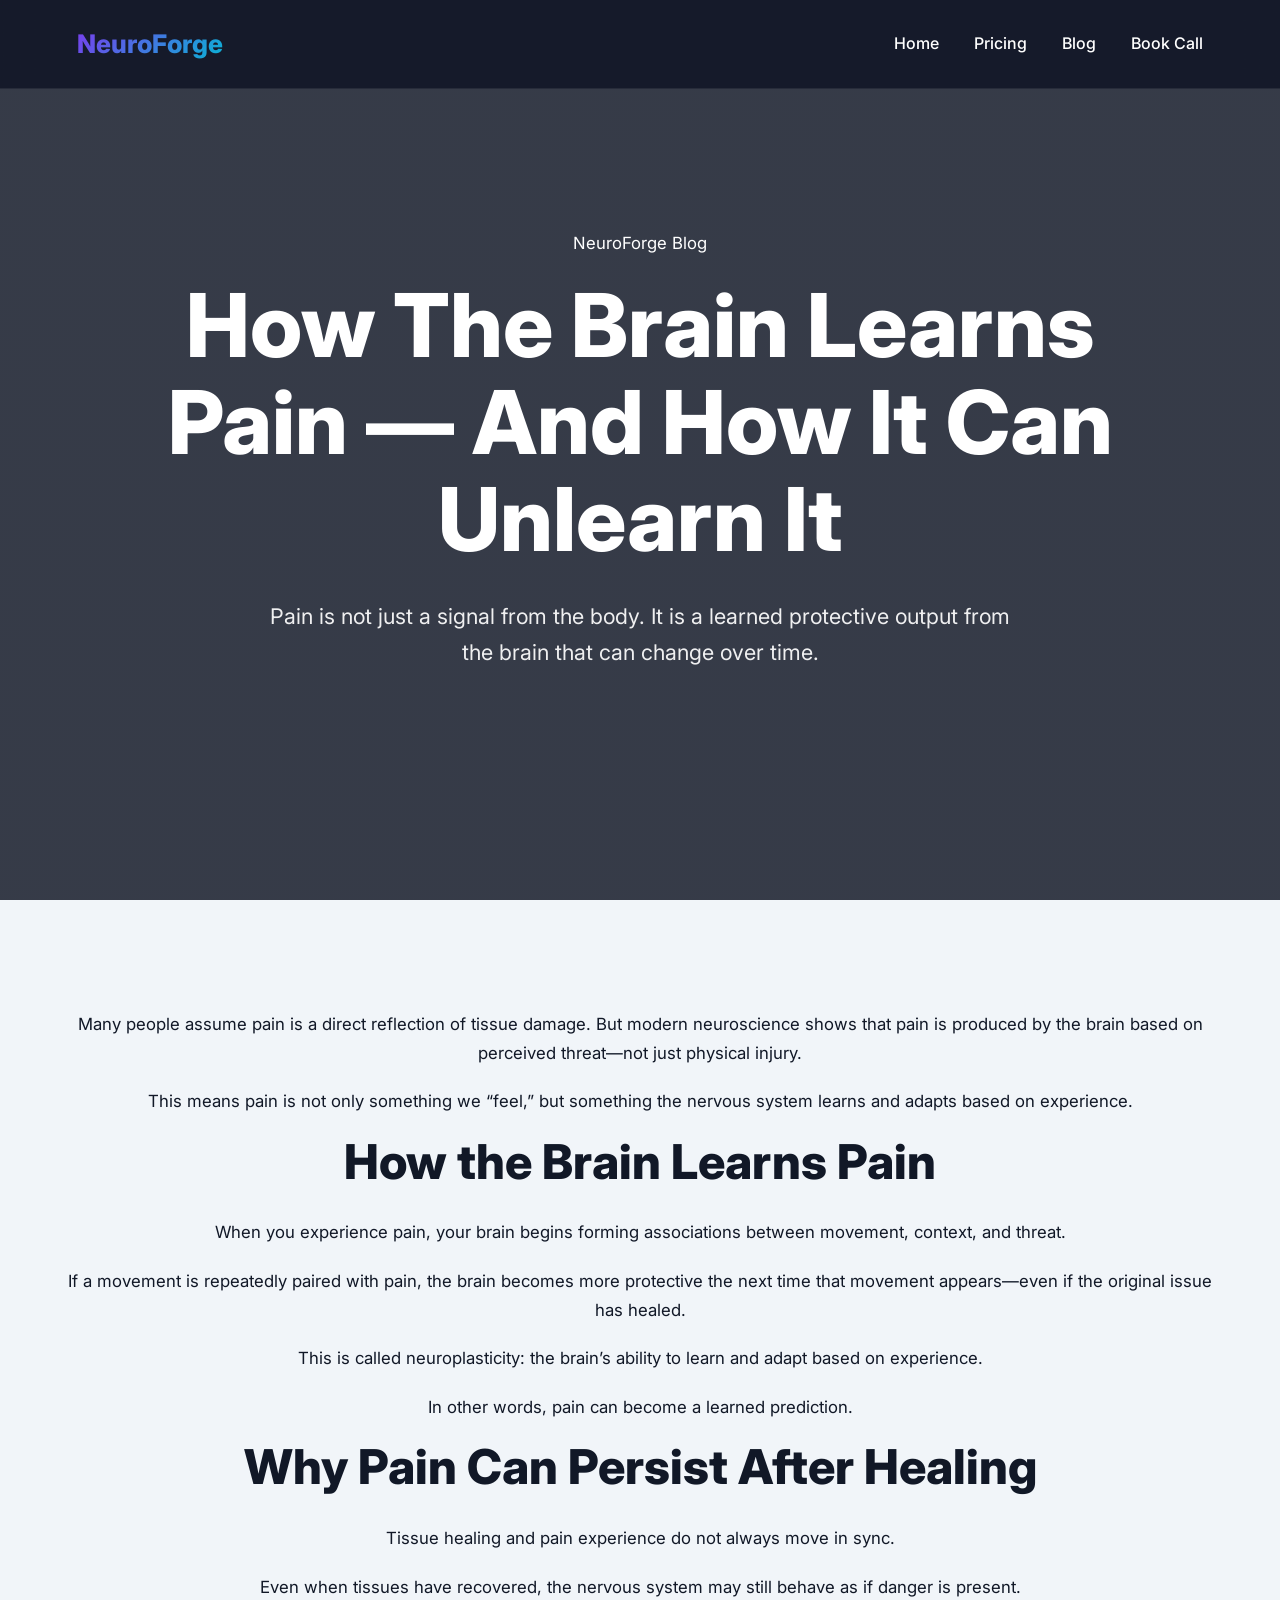
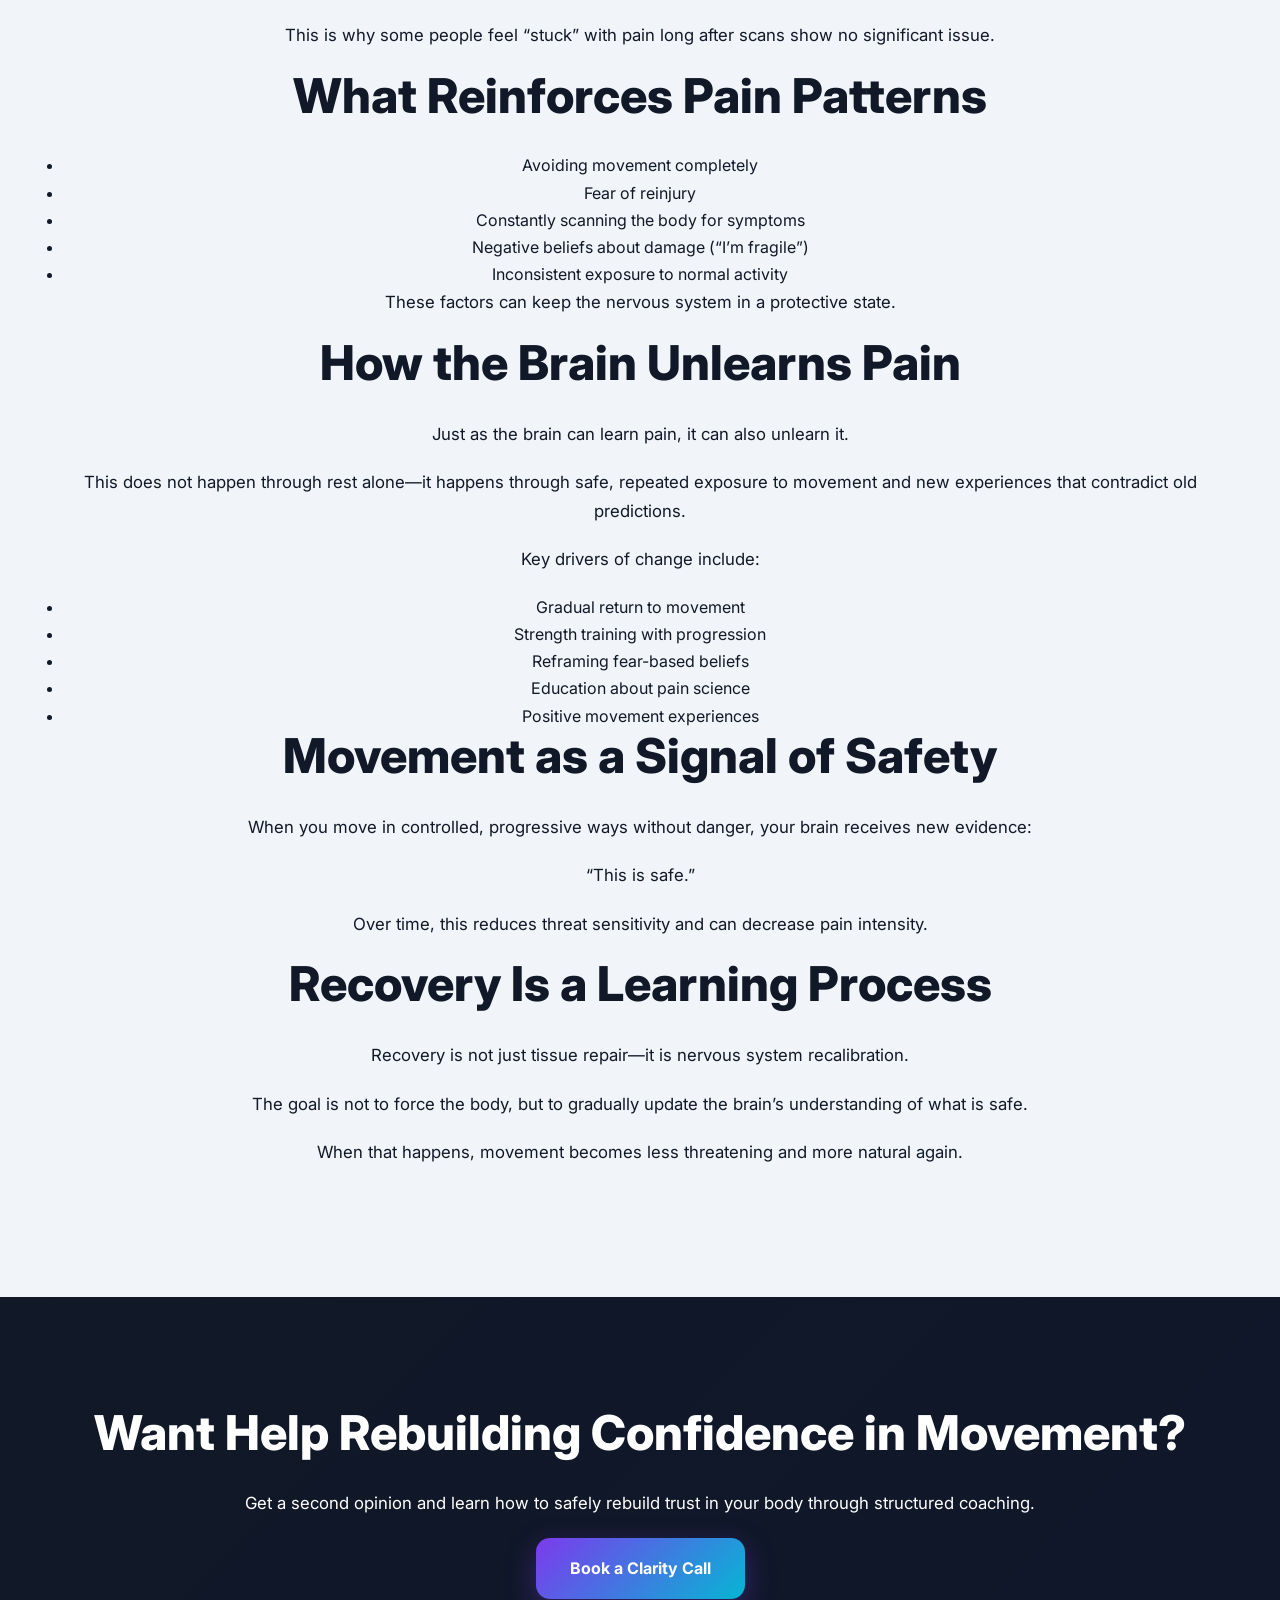
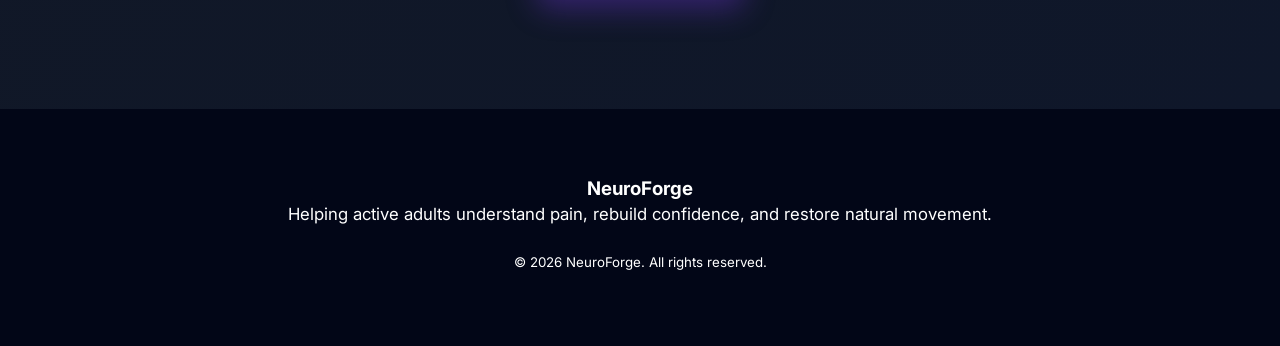
<file: how-brain-learns-pain.html>
<!DOCTYPE html>
<html lang="en">

<head>
  <meta charset="UTF-8" />
  <meta name="viewport" content="width=device-width, initial-scale=1.0"/>

  <title>How The Brain Learns Pain — And How It Can Unlearn It | NeuroForge</title>

  <meta name="description"
    content="Understand how the brain learns pain patterns and how it can gradually unlearn them through movement, education, and graded exposure." />

  <link rel="stylesheet" href="styles-v2.css"/>

  <link rel="preconnect" href="https://fonts.googleapis.com">
  <link href="https://fonts.googleapis.com/css2?family=Inter:wght@300;400;500;600;700;800&display=swap" rel="stylesheet">
</head>

<body>

<!-- NAVBAR -->
<nav class="navbar">
  <div class="logo">NeuroForge</div>

  <ul class="nav-links">
    <li><a href="index.html">Home</a></li>
    <li><a href="pricing.html">Pricing</a></li>
    <li><a href="blog.html">Blog</a></li>
    <li><a href="index.html#contact">Book Call</a></li>
  </ul>
</nav>

<!-- HERO -->
<section class="hero">

  <div class="hero-content">

    <p class="hero-subtitle">
      NeuroForge Blog
    </p>

    <h1>
      How The Brain Learns Pain — And How It Can Unlearn It
    </h1>

    <p class="hero-text">
      Pain is not just a signal from the body. It is a learned protective output from the brain that can change over time.
    </p>

  </div>

</section>

<!-- ARTICLE 1-->
<section class="about">

  <div class="container narrow">

    <p>
      Many people assume pain is a direct reflection of tissue damage. But modern neuroscience shows that pain is produced by the brain based on perceived threat—not just physical injury.
    </p>

    <p>
      This means pain is not only something we “feel,” but something the nervous system learns and adapts based on experience.
    </p>

    <h2>How the Brain Learns Pain</h2>

    <p>
      When you experience pain, your brain begins forming associations between movement, context, and threat.
    </p>

    <p>
      If a movement is repeatedly paired with pain, the brain becomes more protective the next time that movement appears—even if the original issue has healed.
    </p>

    <p>
      This is called neuroplasticity: the brain’s ability to learn and adapt based on experience.
    </p>

    <p>
      In other words, pain can become a learned prediction.
    </p>

    <h2>Why Pain Can Persist After Healing</h2>

    <p>
      Tissue healing and pain experience do not always move in sync.
    </p>

    <p>
      Even when tissues have recovered, the nervous system may still behave as if danger is present.
    </p>

    <p>
      This is why some people feel “stuck” with pain long after scans show no significant issue.
    </p>

    <h2>What Reinforces Pain Patterns</h2>

    <ul>
      <li>Avoiding movement completely</li>
      <li>Fear of reinjury</li>
      <li>Constantly scanning the body for symptoms</li>
      <li>Negative beliefs about damage (“I’m fragile”)</li>
      <li>Inconsistent exposure to normal activity</li>
    </ul>

    <p>
      These factors can keep the nervous system in a protective state.
    </p>

    <h2>How the Brain Unlearns Pain</h2>

    <p>
      Just as the brain can learn pain, it can also unlearn it.
    </p>

    <p>
      This does not happen through rest alone—it happens through safe, repeated exposure to movement and new experiences that contradict old predictions.
    </p>

    <p>
      Key drivers of change include:
    </p>

    <ul>
      <li>Gradual return to movement</li>
      <li>Strength training with progression</li>
      <li>Reframing fear-based beliefs</li>
      <li>Education about pain science</li>
      <li>Positive movement experiences</li>
    </ul>

    <h2>Movement as a Signal of Safety</h2>

    <p>
      When you move in controlled, progressive ways without danger, your brain receives new evidence:
    </p>

    <p>
      “This is safe.”
    </p>

    <p>
      Over time, this reduces threat sensitivity and can decrease pain intensity.
    </p>

    <h2>Recovery Is a Learning Process</h2>

    <p>
      Recovery is not just tissue repair—it is nervous system recalibration.
    </p>

    <p>
      The goal is not to force the body, but to gradually update the brain’s understanding of what is safe.
    </p>

    <p>
      When that happens, movement becomes less threatening and more natural again.
    </p>

  </div>

</section>

<!-- CTA -->
<section class="cta">

  <div class="container">

    <h2>
      Want Help Rebuilding Confidence in Movement?
    </h2>

    <p>
      Get a second opinion and learn how to safely rebuild trust in your body through structured coaching.
    </p>

    <a href="index.html#contact" class="primary-btn">
      Book a Clarity Call
    </a>

  </div>

</section>

<!-- FOOTER -->
<footer>

  <div class="container">

    <h3>NeuroForge</h3>

    <p>
      Helping active adults understand pain, rebuild confidence, and restore natural movement.
    </p>

    <small>
      © 2026 NeuroForge. All rights reserved.
    </small>

  </div>

</footer>

</body>
</html>
</file>
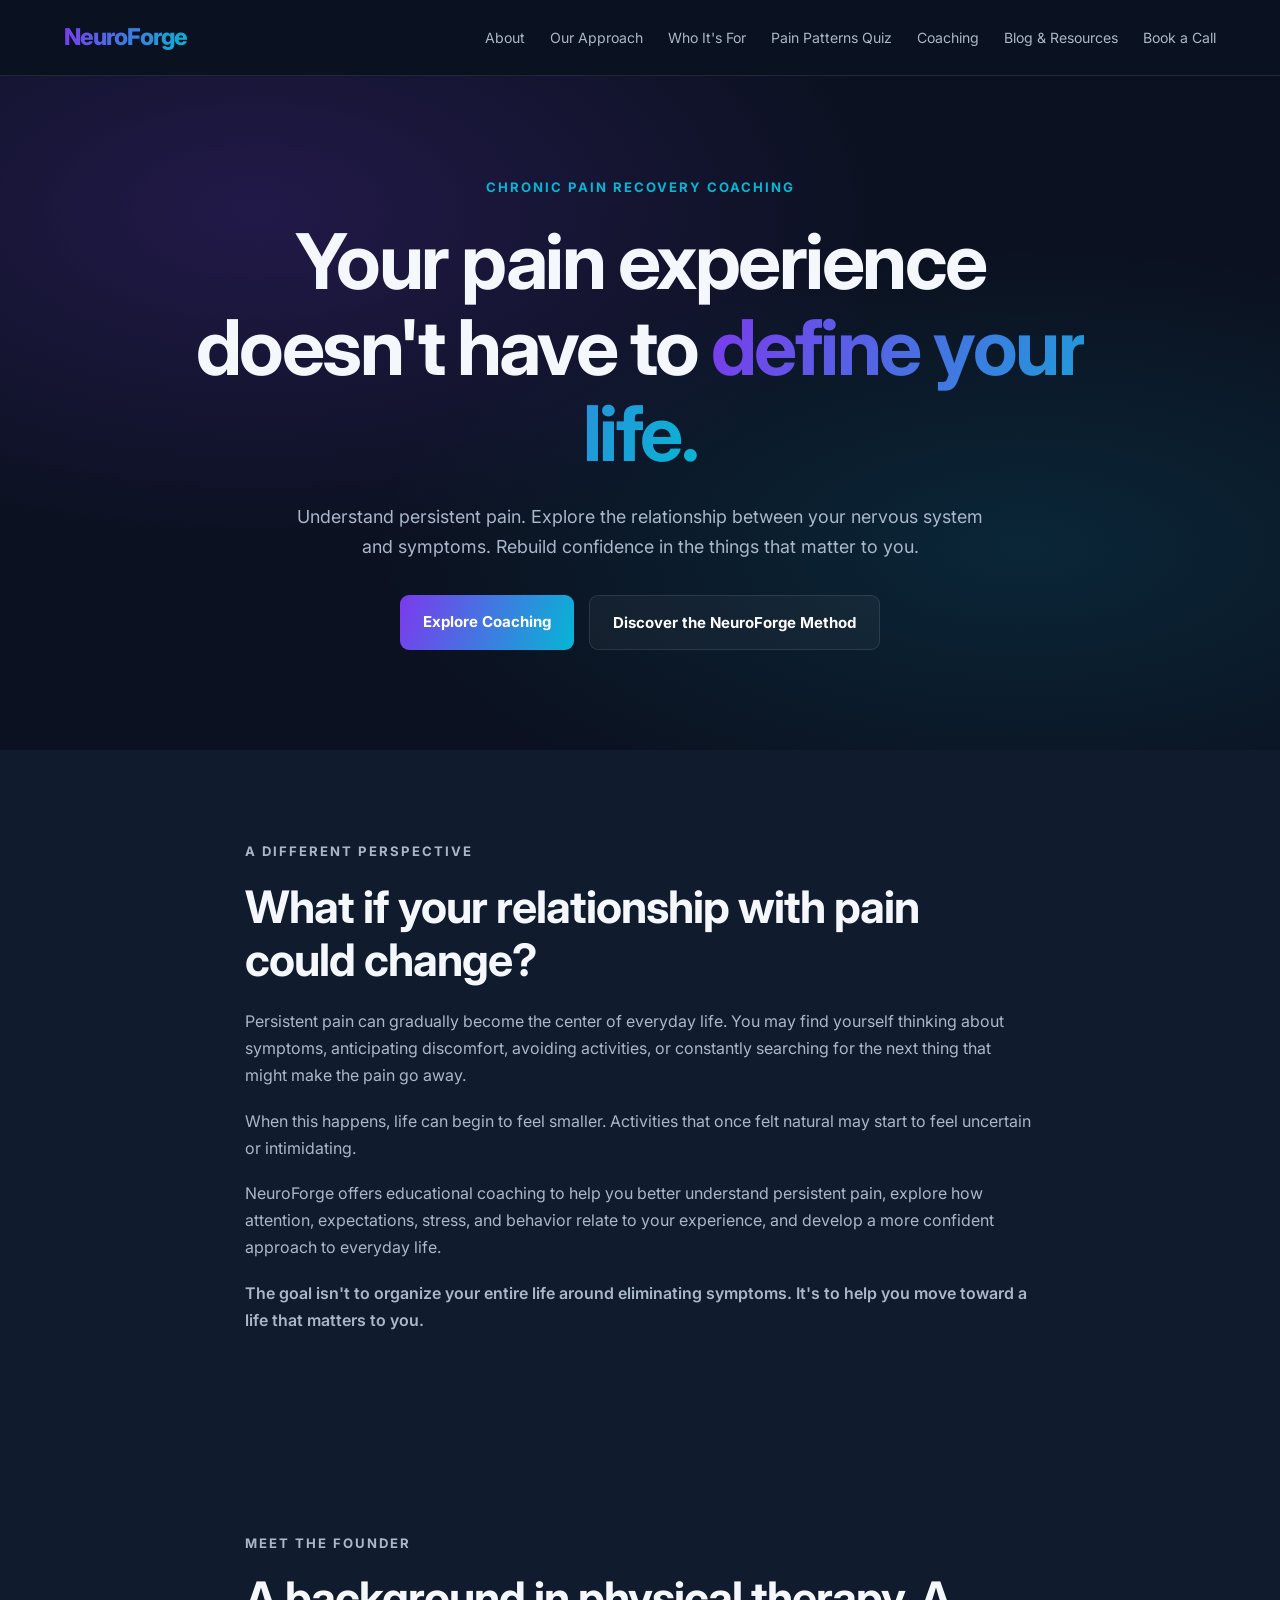
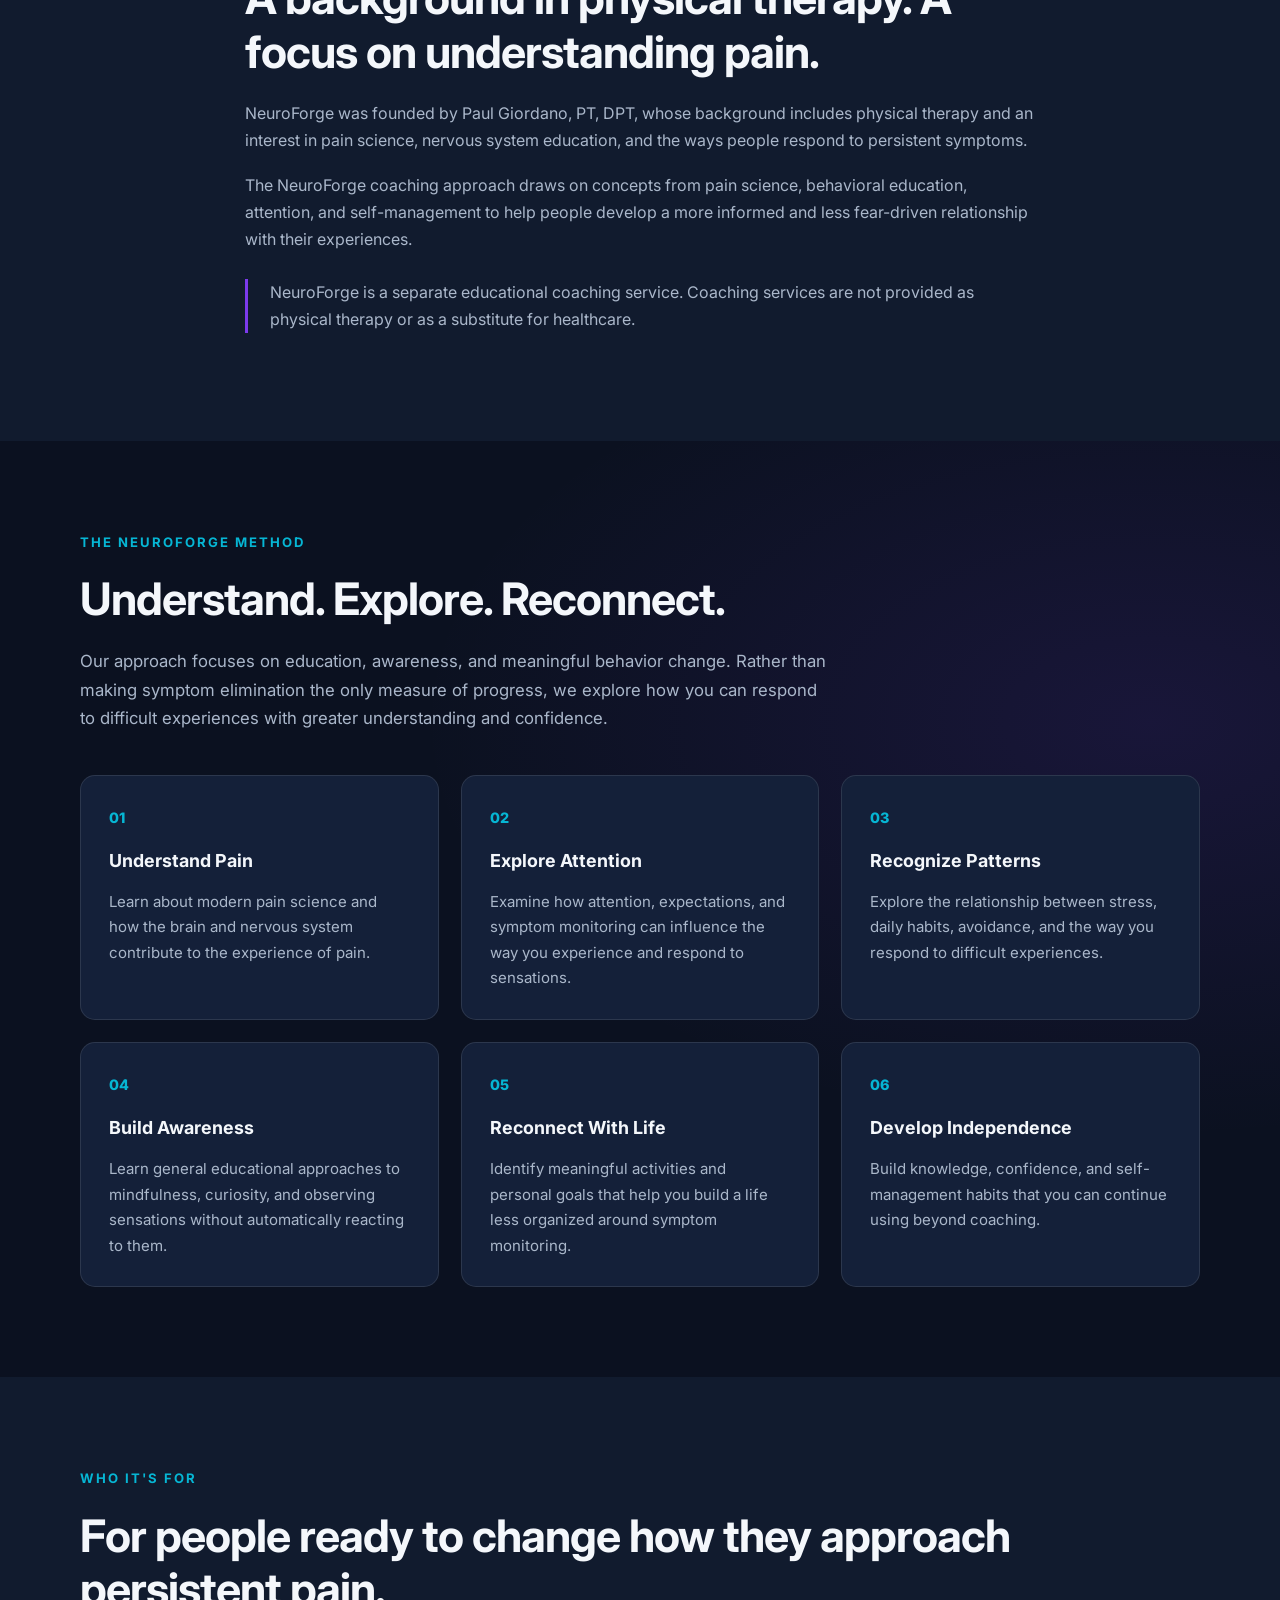
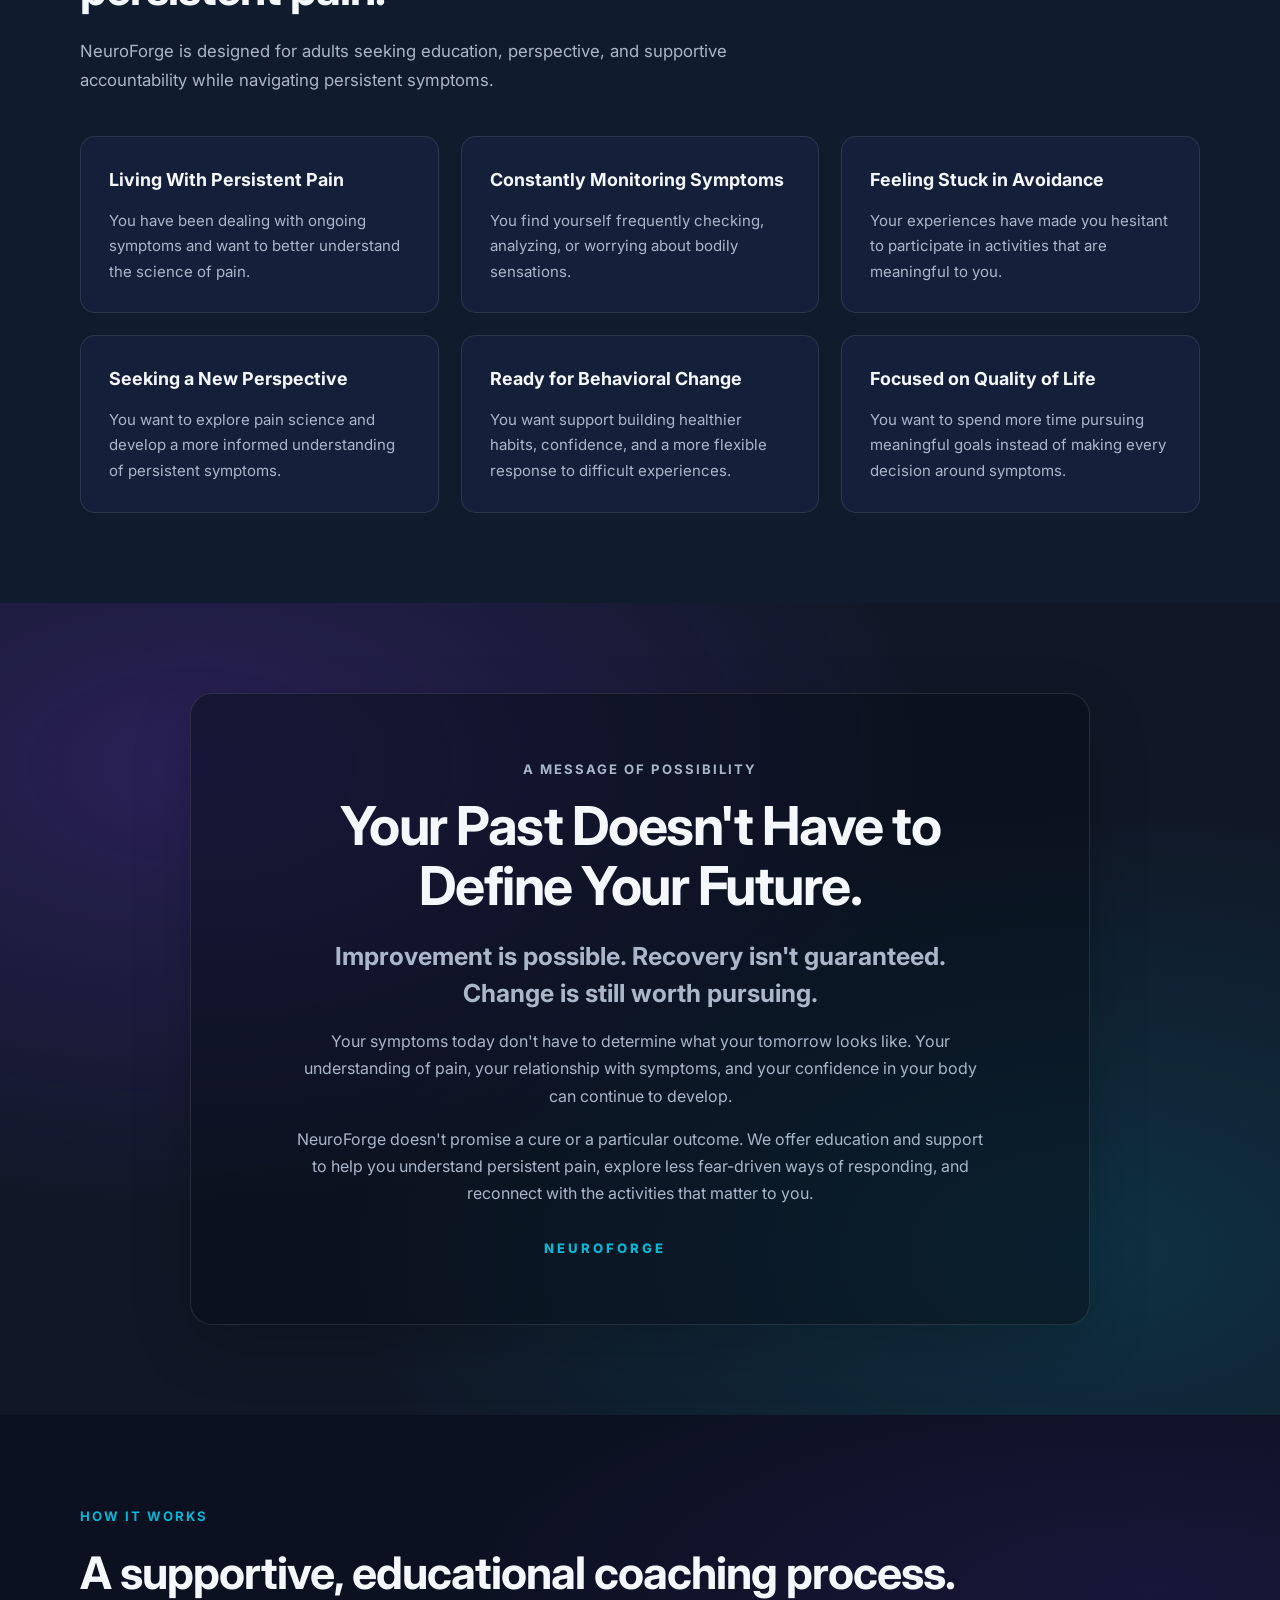
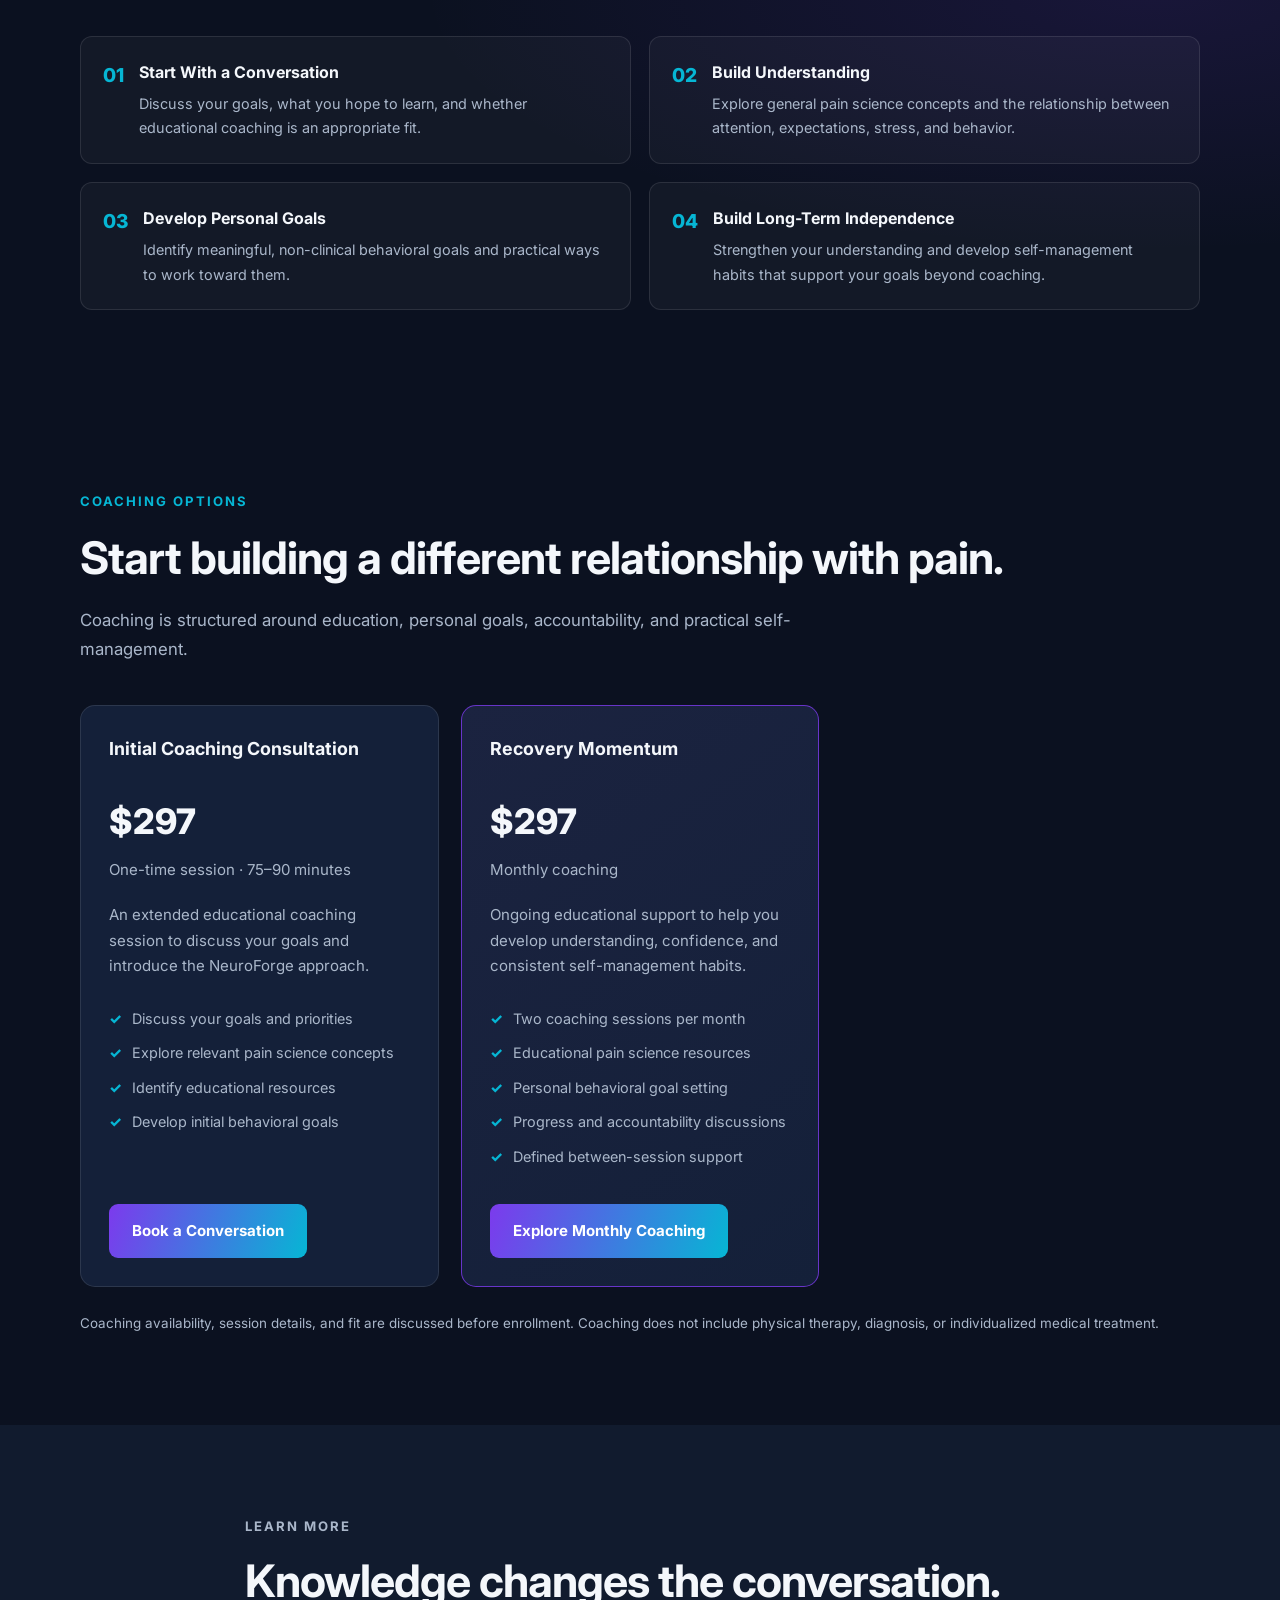
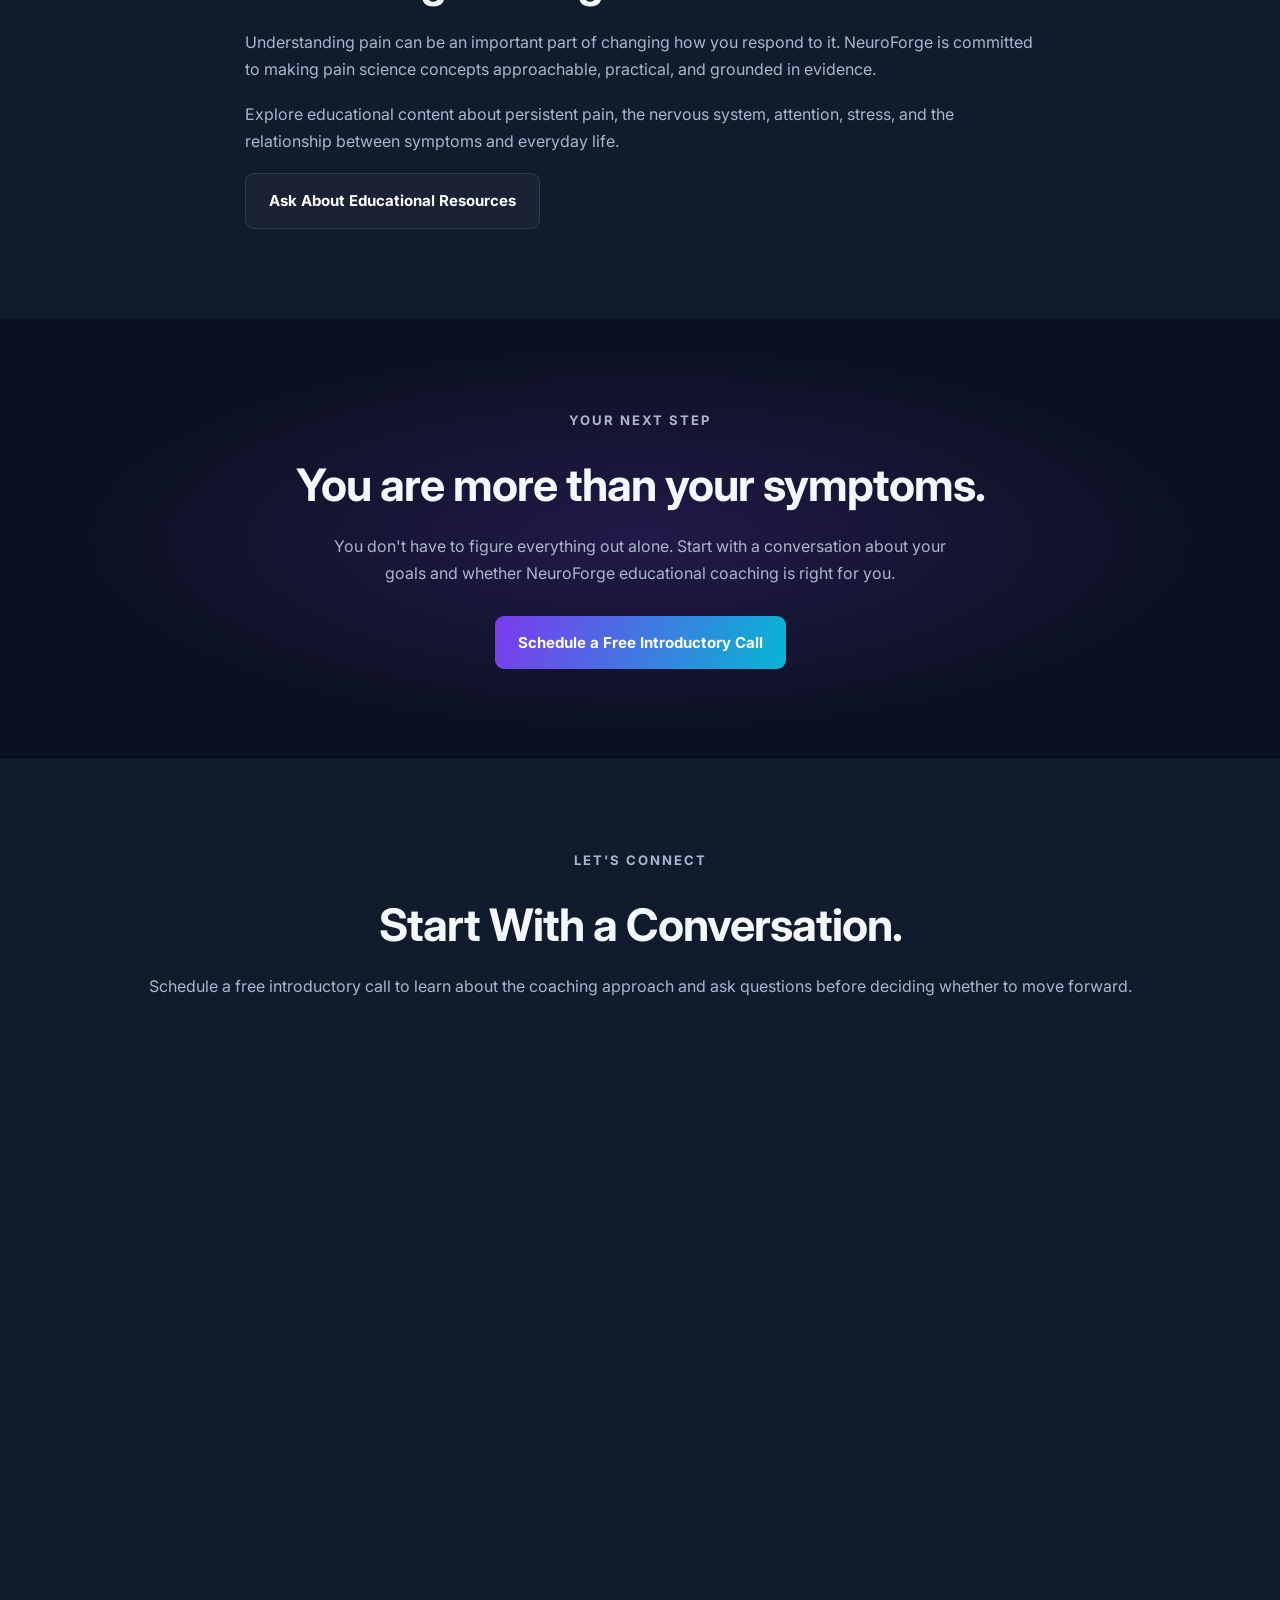
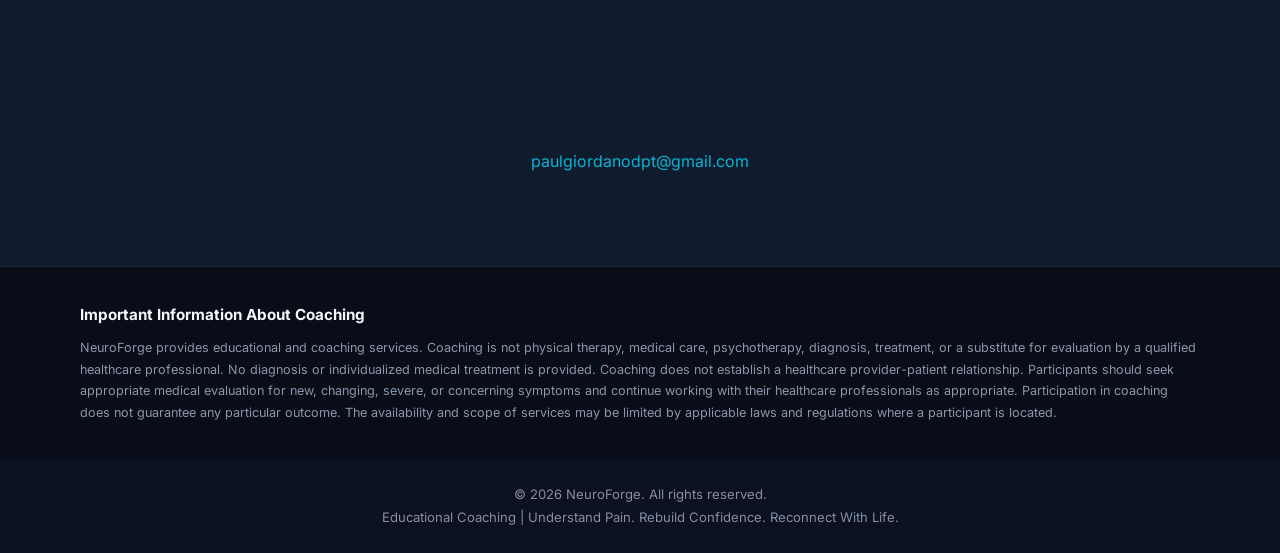
<file: neuroforge-homepage-updated.html>
<!DOCTYPE html>
<html lang="en">
<head>
  <meta charset="UTF-8" />
  <meta name="viewport" content="width=device-width, initial-scale=1.0" />

  <title>NeuroForge | Chronic Pain Recovery Coaching</title>

  <meta name="description" content="NeuroForge offers educational coaching for people living with persistent pain. Understand pain, build confidence, and reconnect with the activities that matter." />
  <meta name="keywords" content="chronic pain coaching, persistent pain education, pain neuroscience education, nervous system education, pain recovery coaching" />
  <meta name="author" content="Paul Giordano" />

  <meta property="og:title" content="NeuroForge | Chronic Pain Recovery Coaching" />
  <meta property="og:description" content="Understand pain. Rebuild confidence. Reconnect with life." />
  <meta property="og:type" content="website" />

  <link rel="preconnect" href="https://fonts.googleapis.com">
  <link rel="preconnect" href="https://fonts.gstatic.com" crossorigin>
  <link href="https://fonts.googleapis.com/css2?family=Inter:wght@300;400;500;600;700;800&display=swap" rel="stylesheet">

  <link href="https://assets.calendly.com/assets/external/widget.css" rel="stylesheet">
  <script src="https://assets.calendly.com/assets/external/widget.js" async></script>

  <style>
    :root {
      --bg: #0b1120;
      --bg-light: #111b2e;
      --card: #142039;
      --purple: #7c3aed;
      --cyan: #06b6d4;
      --text: #f4f7fb;
      --muted: #aab7ca;
      --border: rgba(255,255,255,0.10);
      --gradient: linear-gradient(110deg, #7c3aed, #06b6d4);
    }

    * {
      box-sizing: border-box;
      margin: 0;
      padding: 0;
    }

    html {
      scroll-behavior: smooth;
      scroll-padding-top: 90px;
    }

    body {
      font-family: 'Inter', sans-serif;
      background: var(--bg);
      color: var(--text);
      line-height: 1.7;
    }

    a {
      color: inherit;
      text-decoration: none;
    }

    .container {
      width: min(1120px, 90%);
      margin: auto;
    }

    .narrow {
      max-width: 790px;
    }

    .navbar {
      position: sticky;
      top: 0;
      z-index: 100;
      display: flex;
      justify-content: space-between;
      align-items: center;
      padding: 18px 5%;
      background: rgba(11,17,32,0.94);
      backdrop-filter: blur(14px);
      border-bottom: 1px solid var(--border);
    }

    .logo {
      font-size: 1.45rem;
      font-weight: 800;
      letter-spacing: -1px;
      background: var(--gradient);
      -webkit-background-clip: text;
      background-clip: text;
      color: transparent;
    }

    .nav-links {
      display: flex;
      align-items: center;
      gap: 25px;
      list-style: none;
    }

    .nav-links a {
      color: var(--muted);
      font-size: 0.88rem;
      transition: color 0.2s;
    }

    .nav-links a:hover {
      color: var(--cyan);
    }

    .nav-links .nav-cta {
      color: white;
      background: var(--purple);
      padding: 10px 17px;
      border-radius: 8px;
    }

    .hero {
      min-height: 660px;
      display: flex;
      align-items: center;
      text-align: center;
      padding: 100px 20px;
      background:
        radial-gradient(ellipse at 20% 20%, rgba(124,58,237,0.20), transparent 45%),
        radial-gradient(ellipse at 80% 70%, rgba(6,182,212,0.13), transparent 45%);
    }

    .hero-content {
      max-width: 900px;
      margin: auto;
    }

    .eyebrow {
      color: var(--cyan);
      font-size: 0.82rem;
      font-weight: 700;
      letter-spacing: 2px;
      text-transform: uppercase;
      margin-bottom: 20px;
    }

    h1 {
      font-size: clamp(2.6rem, 6vw, 4.8rem);
      line-height: 1.12;
      letter-spacing: -2.5px;
      margin-bottom: 25px;
    }

    .gradient-text {
      background: var(--gradient);
      -webkit-background-clip: text;
      background-clip: text;
      color: transparent;
    }

    .hero-text {
      max-width: 720px;
      margin: 0 auto 32px;
      color: var(--muted);
      font-size: 1.12rem;
    }

    .hero-buttons {
      display: flex;
      justify-content: center;
      flex-wrap: wrap;
      gap: 15px;
    }

    .primary-btn,
    .secondary-btn {
      display: inline-block;
      padding: 14px 23px;
      border-radius: 9px;
      font-weight: 700;
      font-size: 0.94rem;
      transition: transform 0.2s, opacity 0.2s;
    }

    .primary-btn {
      color: white;
      background: var(--gradient);
    }

    .secondary-btn {
      color: white;
      border: 1px solid var(--border);
      background: rgba(255,255,255,0.04);
    }

    .primary-btn:hover,
    .secondary-btn:hover {
      transform: translateY(-2px);
      opacity: 0.9;
    }

    section {
      padding: 90px 0;
    }

    section h2 {
      font-size: clamp(2rem, 4vw, 2.8rem);
      line-height: 1.2;
      letter-spacing: -1px;
      margin-bottom: 20px;
    }

    .section-intro {
      max-width: 750px;
      color: var(--muted);
      font-size: 1.05rem;
      margin-bottom: 42px;
    }

    .about {
      background: var(--bg-light);
    }

    .about p,
    .founder p,
    .method-intro,
    .who-intro {
      color: var(--muted);
      margin-bottom: 18px;
    }

    .highlight {
      color: var(--cyan);
      font-weight: 600;
    }

    .pillars-grid,
    .who-grid,
    .pricing-grid {
      display: grid;
      grid-template-columns: repeat(3, 1fr);
      gap: 22px;
      margin-top: 40px;
    }

    .pillar-card,
    .who-card,
    .pricing-card {
      background: var(--card);
      border: 1px solid var(--border);
      border-radius: 15px;
      padding: 28px;
    }

    /* Hope without guarantees section */
    .hope-section {
      position: relative;
      overflow: hidden;
      text-align: center;
      background:
        radial-gradient(ellipse at 15% 20%, rgba(124,58,237,0.24), transparent 48%),
        radial-gradient(ellipse at 85% 80%, rgba(6,182,212,0.16), transparent 48%),
        #101827;
    }

    .hope-panel {
      max-width: 900px;
      margin: 0 auto;
      padding: clamp(30px, 6vw, 64px);
      border: 1px solid var(--border);
      border-radius: 22px;
      background: rgba(8,13,24,0.48);
      box-shadow: 0 20px 60px rgba(0,0,0,0.18);
    }

    .hope-panel h2 {
      max-width: 760px;
      margin: 0 auto 22px;
      font-size: clamp(2rem, 5vw, 3.35rem);
      line-height: 1.12;
      letter-spacing: -1.5px;
    }

    .hope-statement {
      max-width: 720px;
      margin: 0 auto 25px;
      color: var(--cyan);
      font-size: clamp(1.15rem, 2.5vw, 1.55rem);
      line-height: 1.5;
      font-weight: 700;
    }

    .hope-panel p {
      max-width: 700px;
      margin: 0 auto 16px;
      color: var(--muted);
    }

    .hope-panel .hope-brand {
      margin: 30px 0 0;
      color: var(--cyan);
      font-size: 0.82rem;
      font-weight: 800;
      letter-spacing: 3px;
    }

    .pillar-number {
      display: inline-block;
      color: var(--cyan);
      font-weight: 800;
      font-size: 0.9rem;
      margin-bottom: 16px;
    }

    .pillar-card h3,
    .who-card h3,
    .pricing-card h3 {
      font-size: 1.12rem;
      margin-bottom: 12px;
    }

    .pillar-card p,
    .who-card p,
    .pricing-card p {
      color: var(--muted);
      font-size: 0.94rem;
    }

    .founder {
      background: var(--bg-light);
    }

    .founder-note {
      border-left: 3px solid var(--purple);
      padding-left: 22px;
      margin-top: 25px;
    }

    .method {
      background:
        radial-gradient(ellipse at 90% 30%, rgba(124,58,237,0.12), transparent 45%);
    }

    .method-list {
      display: grid;
      grid-template-columns: repeat(2, 1fr);
      gap: 18px;
      margin-top: 35px;
    }

    .method-item {
      display: flex;
      gap: 15px;
      align-items: flex-start;
      padding: 22px;
      background: rgba(255,255,255,0.035);
      border: 1px solid var(--border);
      border-radius: 12px;
    }

    .method-icon {
      color: var(--cyan);
      font-size: 1.2rem;
      font-weight: 800;
    }

    .method-item h3 {
      font-size: 1rem;
      margin-bottom: 6px;
    }

    .method-item p {
      color: var(--muted);
      font-size: 0.9rem;
    }

    .who {
      background: var(--bg-light);
    }

    .who-card {
      min-height: 150px;
    }

    .who-card p {
      margin-top: 8px;
    }

    .pricing-card {
      display: flex;
      flex-direction: column;
      align-items: flex-start;
    }

    .pricing-card.featured {
      border-color: rgba(124,58,237,0.8);
      background: linear-gradient(145deg, #1b2340, #142039);
    }

    .price {
      font-size: 2.2rem;
      font-weight: 800;
      margin: 15px 0 5px;
    }

    .price-note {
      color: var(--muted);
      font-size: 0.85rem;
      margin-bottom: 20px;
    }

    .pricing-card ul {
      list-style: none;
      margin: 18px 0 25px;
    }

    .pricing-card li {
      color: var(--muted);
      font-size: 0.9rem;
      margin: 10px 0;
    }

    .pricing-card li::before {
      content: "✓";
      color: var(--cyan);
      margin-right: 10px;
      font-weight: 800;
    }

    .pricing-card .primary-btn {
      margin-top: auto;
    }

    .pricing-disclaimer {
      margin-top: 25px;
      color: var(--muted);
      font-size: 0.84rem;
    }

    .cta {
      text-align: center;
      background:
        radial-gradient(ellipse at center, rgba(124,58,237,0.20), transparent 65%);
    }

    .cta p {
      max-width: 650px;
      margin: 0 auto 28px;
      color: var(--muted);
    }

    .contact {
      background: var(--bg-light);
      text-align: center;
    }

    .contact p {
      color: var(--muted);
      margin-bottom: 28px;
    }

    .calendly-inline-widget {
      min-width: 320px;
      height: 700px;
      margin: 0 auto;
      max-width: 1000px;
    }

    .contact-email {
      display: inline-block;
      margin-top: 20px;
      color: var(--cyan);
    }

    .disclaimer {
      padding: 35px 0;
      background: #080d18;
      border-top: 1px solid var(--border);
    }

    .disclaimer h3 {
      font-size: 0.95rem;
      margin-bottom: 10px;
    }

    .disclaimer p {
      color: #8997aa;
      font-size: 0.79rem;
      line-height: 1.7;
    }

    footer {
      padding: 25px 0;
      text-align: center;
      color: #8190a5;
      font-size: 0.82rem;
    }

    @media (max-width: 850px) {
      .navbar {
        align-items: flex-start;
        gap: 15px;
        flex-direction: column;
      }

      .nav-links {
        width: 100%;
        gap: 16px;
        flex-wrap: wrap;
      }

      .pillars-grid,
      .who-grid,
      .pricing-grid {
        grid-template-columns: repeat(2, 1fr);
      }
    }

    @media (max-width: 600px) {
      section {
        padding: 65px 0;
      }

      .hero {
        min-height: auto;
        padding: 85px 18px;
      }

      h1 {
        letter-spacing: -1.5px;
      }

      .hero-text {
        font-size: 1rem;
      }

      .hero-buttons {
        flex-direction: column;
      }

      .hero-buttons a {
        width: 100%;
        text-align: center;
      }

      .nav-links {
        gap: 12px 17px;
      }

      .nav-links a {
        font-size: 0.8rem;
      }

      .pillars-grid,
      .who-grid,
      .pricing-grid,
      .method-list {
        grid-template-columns: 1fr;
      }

      .pillar-card,
      .who-card,
      .pricing-card {
        padding: 23px;
      }

      .calendly-inline-widget {
        height: 720px;
      }
    }
  </style>
</head>

<body>

  <!-- NAVIGATION -->
  <nav class="navbar">
    <a href="#" class="logo">NeuroForge</a>

    <ul class="nav-links">
      <li><a href="index.html#about">About</a></li>
<li><a href="index.html#method">Our Approach</a></li>
<li><a href="index.html#results">Who It's For</a></li>
<li><a href="quiz.html">Pain Patterns Quiz</a></li>
<li><a href="pricing.html">Coaching</a></li>
<li><a href="blog.html">Blog & Resources</a></li>
<li><a href="index.html#contact">Book a Call</a></li>
    </ul>
  </nav>

  <!-- HERO -->
  <section class="hero">
    <div class="hero-content">

      <p class="eyebrow">Chronic Pain Recovery Coaching</p>

      <h1>
        Your pain experience doesn't have to
        <span class="gradient-text">define your life.</span>
      </h1>

      <p class="hero-text">
        Understand persistent pain. Explore the relationship between your
        nervous system and symptoms. Rebuild confidence in the things that
        matter to you.
      </p>

      <div class="hero-buttons">
        <a href="#contact" class="primary-btn">Explore Coaching</a>
        <a href="#method" class="secondary-btn">Discover the NeuroForge Method</a>
      </div>

    </div>
  </section>

  <!-- INTRODUCTION -->
  <section class="about" id="about">
    <div class="container narrow">

      <p class="eyebrow">A Different Perspective</p>

      <h2>What if your relationship with pain could change?</h2>

      <p>
        Persistent pain can gradually become the center of everyday life.
        You may find yourself thinking about symptoms, anticipating discomfort,
        avoiding activities, or constantly searching for the next thing that
        might make the pain go away.
      </p>

      <p>
        When this happens, life can begin to feel smaller. Activities that once
        felt natural may start to feel uncertain or intimidating.
      </p>

      <p>
        NeuroForge offers educational coaching to help you better understand
        persistent pain, explore how attention, expectations, stress, and
        behavior relate to your experience, and develop a more confident
        approach to everyday life.
      </p>

      <p class="highlight">
        The goal isn't to organize your entire life around eliminating symptoms.
        It's to help you move toward a life that matters to you.
      </p>

    </div>
  </section>

  <!-- FOUNDER -->
  <section class="founder">
    <div class="container narrow">

      <p class="eyebrow">Meet the Founder</p>

      <h2>A background in physical therapy. A focus on understanding pain.</h2>

      <p>
        NeuroForge was founded by Paul Giordano, PT, DPT, whose background
        includes physical therapy and an interest in pain science, nervous
        system education, and the ways people respond to persistent symptoms.
      </p>

      <p>
        The NeuroForge coaching approach draws on concepts from pain science,
        behavioral education, attention, and self-management to help people
        develop a more informed and less fear-driven relationship with their
        experiences.
      </p>

      <div class="founder-note">
        <p>
          NeuroForge is a separate educational coaching service. Coaching
          services are not provided as physical therapy or as a substitute
          for healthcare.
        </p>
      </div>

    </div>
  </section>

  <!-- METHOD -->
  <section class="method" id="method">
    <div class="container">

      <p class="eyebrow">The NeuroForge Method</p>

      <h2>Understand. Explore. Reconnect.</h2>

      <p class="section-intro">
        Our approach focuses on education, awareness, and meaningful behavior
        change. Rather than making symptom elimination the only measure of
        progress, we explore how you can respond to difficult experiences
        with greater understanding and confidence.
      </p>

      <div class="pillars-grid">

        <div class="pillar-card">
          <span class="pillar-number">01</span>
          <h3>Understand Pain</h3>
          <p>
            Learn about modern pain science and how the brain and nervous
            system contribute to the experience of pain.
          </p>
        </div>

        <div class="pillar-card">
          <span class="pillar-number">02</span>
          <h3>Explore Attention</h3>
          <p>
            Examine how attention, expectations, and symptom monitoring
            can influence the way you experience and respond to sensations.
          </p>
        </div>

        <div class="pillar-card">
          <span class="pillar-number">03</span>
          <h3>Recognize Patterns</h3>
          <p>
            Explore the relationship between stress, daily habits,
            avoidance, and the way you respond to difficult experiences.
          </p>
        </div>

        <div class="pillar-card">
          <span class="pillar-number">04</span>
          <h3>Build Awareness</h3>
          <p>
            Learn general educational approaches to mindfulness, curiosity,
            and observing sensations without automatically reacting to them.
          </p>
        </div>

        <div class="pillar-card">
          <span class="pillar-number">05</span>
          <h3>Reconnect With Life</h3>
          <p>
            Identify meaningful activities and personal goals that help
            you build a life less organized around symptom monitoring.
          </p>
        </div>

        <div class="pillar-card">
          <span class="pillar-number">06</span>
          <h3>Develop Independence</h3>
          <p>
            Build knowledge, confidence, and self-management habits that
            you can continue using beyond coaching.
          </p>
        </div>

      </div>
    </div>
  </section>

  <!-- WHO IT'S FOR -->
  <section class="who" id="who">
    <div class="container">

      <p class="eyebrow">Who It's For</p>

      <h2>For people ready to change how they approach persistent pain.</h2>

      <p class="section-intro">
        NeuroForge is designed for adults seeking education, perspective,
        and supportive accountability while navigating persistent symptoms.
      </p>

      <div class="who-grid">

        <div class="who-card">
          <h3>Living With Persistent Pain</h3>
          <p>
            You have been dealing with ongoing symptoms and want to better
            understand the science of pain.
          </p>
        </div>

        <div class="who-card">
          <h3>Constantly Monitoring Symptoms</h3>
          <p>
            You find yourself frequently checking, analyzing, or worrying
            about bodily sensations.
          </p>
        </div>

        <div class="who-card">
          <h3>Feeling Stuck in Avoidance</h3>
          <p>
            Your experiences have made you hesitant to participate in
            activities that are meaningful to you.
          </p>
        </div>

        <div class="who-card">
          <h3>Seeking a New Perspective</h3>
          <p>
            You want to explore pain science and develop a more informed
            understanding of persistent symptoms.
          </p>
        </div>

        <div class="who-card">
          <h3>Ready for Behavioral Change</h3>
          <p>
            You want support building healthier habits, confidence,
            and a more flexible response to difficult experiences.
          </p>
        </div>

        <div class="who-card">
          <h3>Focused on Quality of Life</h3>
          <p>
            You want to spend more time pursuing meaningful goals instead
            of making every decision around symptoms.
          </p>
        </div>

      </div>

    </div>
  </section>

  <!-- HOPE WITHOUT GUARANTEES -->
  <section class="hope-section" aria-labelledby="hope-heading">
    <div class="container">
      <div class="hope-panel">
        <p class="eyebrow">A Message of Possibility</p>
        <h2 id="hope-heading">Your Past Doesn't Have to Define Your Future.</h2>
        <p class="hope-statement">
          Improvement is possible. Recovery isn't guaranteed.
          Change is still worth pursuing.
        </p>
        <p>
          Your symptoms today don't have to determine what your tomorrow looks like.
          Your understanding of pain, your relationship with symptoms, and your
          confidence in your body can continue to develop.
        </p>
        <p>
          NeuroForge doesn't promise a cure or a particular outcome. We offer
          education and support to help you understand persistent pain, explore
          less fear-driven ways of responding, and reconnect with the activities
          that matter to you.
        </p>
        <p class="hope-brand">NEUROFORGE</p>
      </div>
    </div>
  </section>

  <!-- COACHING PROCESS -->
  <section class="method">
    <div class="container">

      <p class="eyebrow">How It Works</p>

      <h2>A supportive, educational coaching process.</h2>

      <div class="method-list">

        <div class="method-item">
          <span class="method-icon">01</span>
          <div>
            <h3>Start With a Conversation</h3>
            <p>
              Discuss your goals, what you hope to learn, and whether
              educational coaching is an appropriate fit.
            </p>
          </div>
        </div>

        <div class="method-item">
          <span class="method-icon">02</span>
          <div>
            <h3>Build Understanding</h3>
            <p>
              Explore general pain science concepts and the relationship
              between attention, expectations, stress, and behavior.
            </p>
          </div>
        </div>

        <div class="method-item">
          <span class="method-icon">03</span>
          <div>
            <h3>Develop Personal Goals</h3>
            <p>
              Identify meaningful, non-clinical behavioral goals and
              practical ways to work toward them.
            </p>
          </div>
        </div>

        <div class="method-item">
          <span class="method-icon">04</span>
          <div>
            <h3>Build Long-Term Independence</h3>
            <p>
              Strengthen your understanding and develop self-management
              habits that support your goals beyond coaching.
            </p>
          </div>
        </div>

      </div>
    </div>
  </section>

  <!-- COACHING AND PRICING -->
  <section id="coaching">
    <div class="container">

      <p class="eyebrow">Coaching Options</p>

      <h2>Start building a different relationship with pain.</h2>

      <p class="section-intro">
        Coaching is structured around education, personal goals,
        accountability, and practical self-management.
      </p>

      <div class="pricing-grid">

        <div class="pricing-card">
          <h3>Initial Coaching Consultation</h3>

          <div class="price">$297</div>
          <p class="price-note">One-time session · 75–90 minutes</p>

          <p>
            An extended educational coaching session to discuss your goals
            and introduce the NeuroForge approach.
          </p>

          <ul>
            <li>Discuss your goals and priorities</li>
            <li>Explore relevant pain science concepts</li>
            <li>Identify educational resources</li>
            <li>Develop initial behavioral goals</li>
          </ul>

          <a href="#contact" class="primary-btn">Book a Conversation</a>
        </div>

        <div class="pricing-card featured">
          <h3>Recovery Momentum</h3>

          <div class="price">$297</div>
          <p class="price-note">Monthly coaching</p>

          <p>
            Ongoing educational support to help you develop understanding,
            confidence, and consistent self-management habits.
          </p>

          <ul>
            <li>Two coaching sessions per month</li>
            <li>Educational pain science resources</li>
            <li>Personal behavioral goal setting</li>
            <li>Progress and accountability discussions</li>
            <li>Defined between-session support</li>
          </ul>

          <a href="#contact" class="primary-btn">Explore Monthly Coaching</a>
        </div>

      </div>

      <p class="pricing-disclaimer">
        Coaching availability, session details, and fit are discussed
        before enrollment. Coaching does not include physical therapy,
        diagnosis, or individualized medical treatment.
      </p>

    </div>
  </section>

  <!-- RESOURCES -->
  <section class="about" id="resources">
    <div class="container narrow">

      <p class="eyebrow">Learn More</p>

      <h2>Knowledge changes the conversation.</h2>

      <p>
        Understanding pain can be an important part of changing how you
        respond to it. NeuroForge is committed to making pain science
        concepts approachable, practical, and grounded in evidence.
      </p>

      <p>
        Explore educational content about persistent pain, the nervous
        system, attention, stress, and the relationship between symptoms
        and everyday life.
      </p>

      <!-- Replace this placeholder with your actual blog or resource URL -->
      <a href="mailto:paulgiordanodpt@gmail.com?subject=NeuroForge%20Resources"
         class="secondary-btn">
        Ask About Educational Resources
      </a>

    </div>
  </section>

  <!-- CALL TO ACTION -->
  <section class="cta">
    <div class="container">

      <p class="eyebrow">Your Next Step</p>

      <h2>You are more than your symptoms.</h2>

      <p>
        You don't have to figure everything out alone. Start with a
        conversation about your goals and whether NeuroForge educational
        coaching is right for you.
      </p>

      <a href="#contact" class="primary-btn">Schedule a Free Introductory Call</a>

    </div>
  </section>

  <!-- CONTACT -->
  <section class="contact" id="contact">
    <div class="container">

      <p class="eyebrow">Let's Connect</p>

      <h2>Start With a Conversation.</h2>

      <p>
        Schedule a free introductory call to learn about the coaching
        approach and ask questions before deciding whether to move forward.
      </p>

      <div class="calendly-inline-widget"
        data-url="https://calendly.com/paulgiordanodpt/30min">
      </div>

      <a class="contact-email" href="mailto:paulgiordanodpt@gmail.com">
        paulgiordanodpt@gmail.com
      </a>

    </div>
  </section>

  <!-- DISCLAIMER -->
  <section class="disclaimer">
    <div class="container">

      <h3>Important Information About Coaching</h3>

      <p>
        NeuroForge provides educational and coaching services. Coaching is
        not physical therapy, medical care, psychotherapy, diagnosis,
        treatment, or a substitute for evaluation by a qualified healthcare
        professional. No diagnosis or individualized medical treatment is
        provided. Coaching does not establish a healthcare provider-patient
        relationship. Participants should seek appropriate medical evaluation
        for new, changing, severe, or concerning symptoms and continue working
        with their healthcare professionals as appropriate. Participation in
        coaching does not guarantee any particular outcome. The availability
        and scope of services may be limited by applicable laws and regulations
        where a participant is located.
      </p>

    </div>
  </section>

  <!-- FOOTER -->
  <footer>
    <div class="container">
      <p>© 2026 NeuroForge. All rights reserved.</p>
      <p>Educational Coaching | Understand Pain. Rebuild Confidence. Reconnect With Life.</p>
    </div>
  </footer>

</body>
</html>
</file>
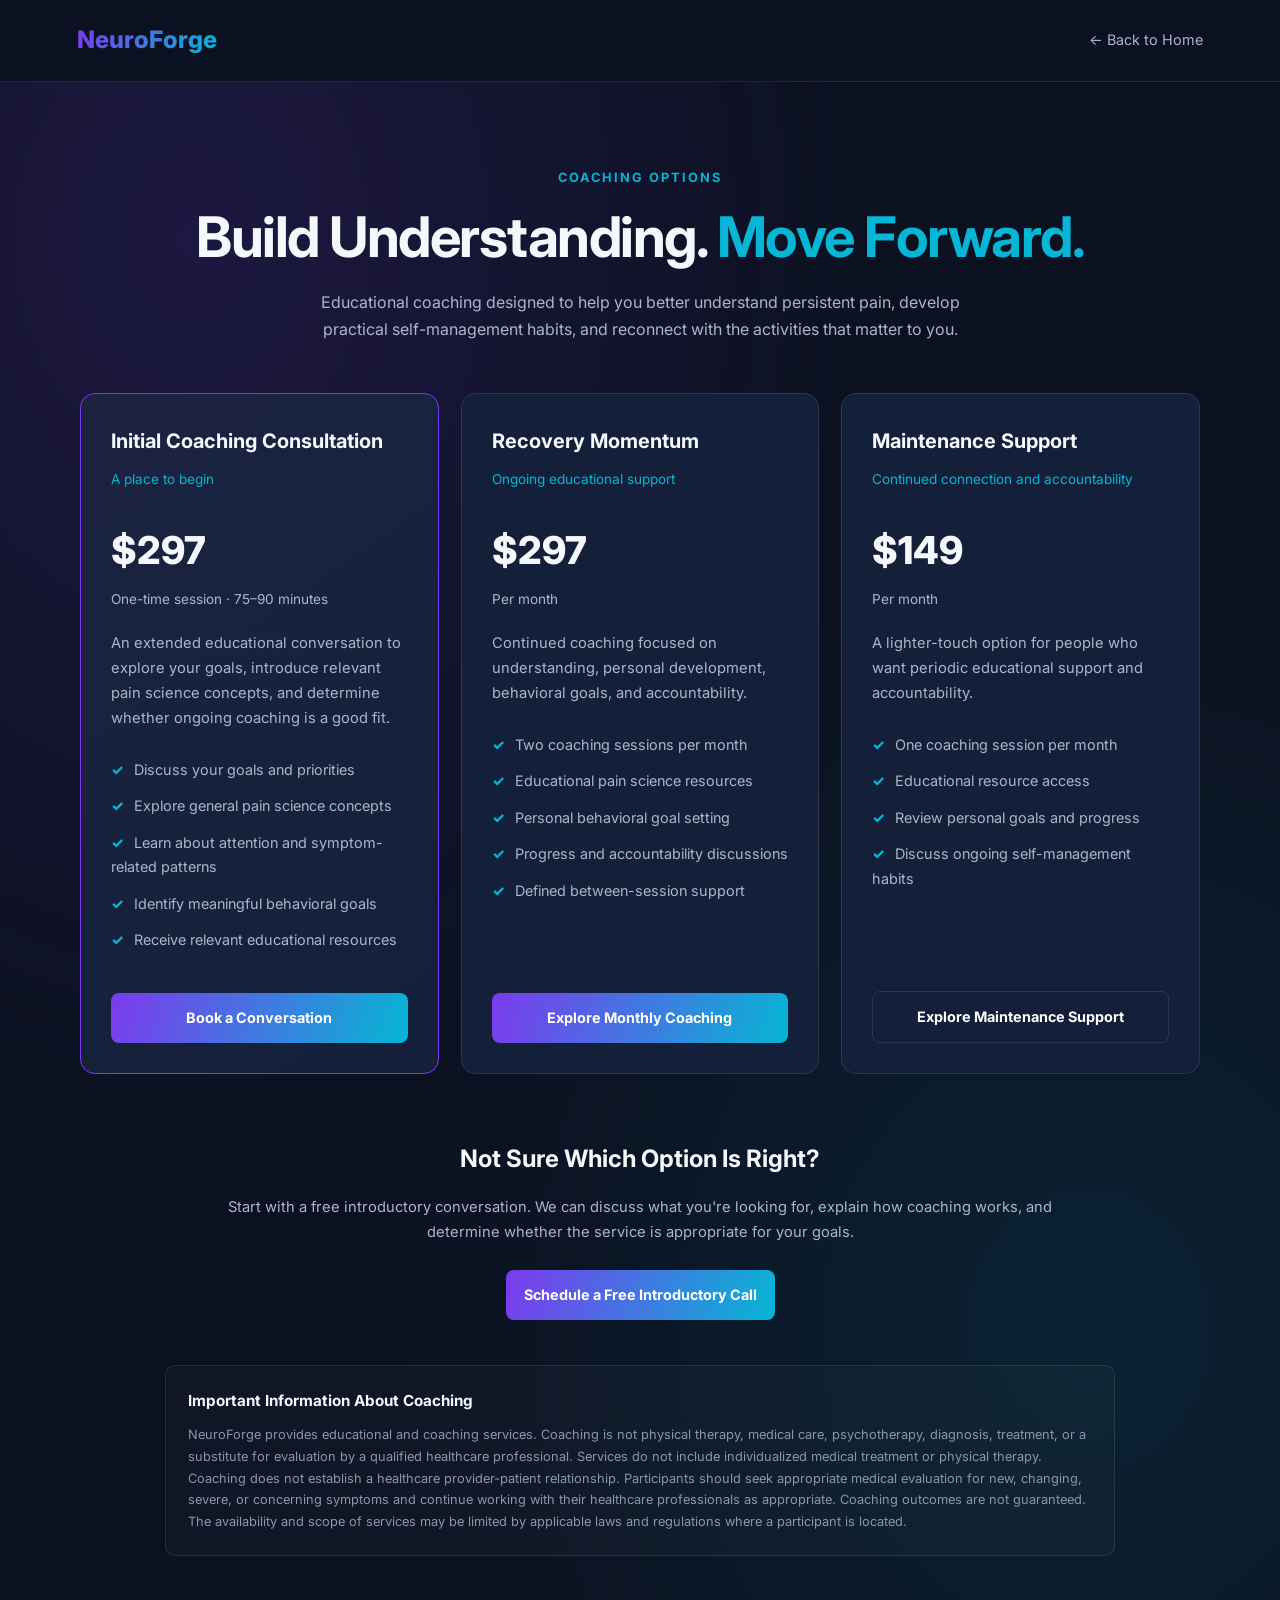
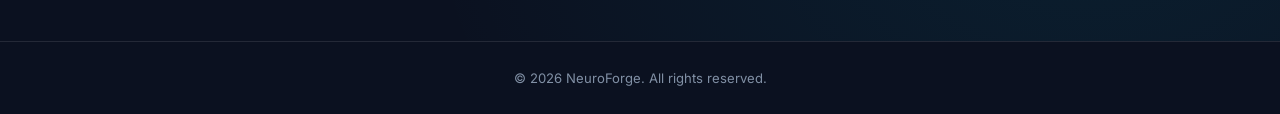
<file: pricing.html>
<!DOCTYPE html>
<html lang="en">

<head>
  <meta charset="UTF-8" />
  <meta name="viewport" content="width=device-width, initial-scale=1.0" />

  <title>Coaching Options | NeuroForge</title>

  <meta name="description" content="Explore NeuroForge chronic pain education and coaching options. Build understanding, confidence, and practical self-management habits." />
  <meta name="author" content="Paul Giordano" />

  <link rel="preconnect" href="https://fonts.googleapis.com">
  <link rel="preconnect" href="https://fonts.gstatic.com" crossorigin>
  <link href="https://fonts.googleapis.com/css2?family=Inter:wght@300;400;500;600;700;800&display=swap" rel="stylesheet">

  <style>
    :root {
      --bg: #0b1120;
      --card: #142039;
      --purple: #7c3aed;
      --cyan: #06b6d4;
      --text: #f4f7fb;
      --muted: #aab7ca;
      --border: rgba(255,255,255,0.10);
      --gradient: linear-gradient(110deg, #7c3aed, #06b6d4);
    }

    * {
      box-sizing: border-box;
      margin: 0;
      padding: 0;
    }

    body {
      font-family: 'Inter', sans-serif;
      background: var(--bg);
      color: var(--text);
      line-height: 1.7;
    }

    a {
      color: inherit;
      text-decoration: none;
    }

    .navbar {
      display: flex;
      justify-content: space-between;
      align-items: center;
      padding: 20px 6%;
      border-bottom: 1px solid var(--border);
      background: rgba(11,17,32,0.95);
    }

    .logo {
      font-size: 1.5rem;
      font-weight: 800;
      background: var(--gradient);
      -webkit-background-clip: text;
      background-clip: text;
      color: transparent;
    }

    .back-link {
      color: var(--muted);
      font-size: 0.9rem;
    }

    .back-link:hover {
      color: var(--cyan);
    }

    .pricing {
      padding: 85px 5%;
      min-height: 80vh;
      background:
        radial-gradient(ellipse at 15% 10%, rgba(124,58,237,0.16), transparent 45%),
        radial-gradient(ellipse at 85% 80%, rgba(6,182,212,0.10), transparent 45%);
    }

    .container {
      max-width: 1120px;
      margin: auto;
    }

    .eyebrow {
      color: var(--cyan);
      font-size: 0.8rem;
      font-weight: 700;
      letter-spacing: 2px;
      text-transform: uppercase;
      text-align: center;
      margin-bottom: 15px;
    }

    h1 {
      text-align: center;
      font-size: clamp(2.2rem, 5vw, 3.5rem);
      line-height: 1.2;
      letter-spacing: -1.5px;
      margin-bottom: 18px;
    }

    .intro {
      max-width: 700px;
      margin: 0 auto 50px;
      color: var(--muted);
      text-align: center;
    }

    .pricing-grid {
      display: grid;
      grid-template-columns: repeat(3, 1fr);
      gap: 22px;
      align-items: stretch;
    }

    .pricing-card {
      display: flex;
      flex-direction: column;
      padding: 30px;
      background: var(--card);
      border: 1px solid var(--border);
      border-radius: 15px;
    }

    .pricing-card.featured {
      border-color: var(--purple);
      background: linear-gradient(145deg, #1b2340, #142039);
    }

    .pricing-card h2 {
      font-size: 1.25rem;
      margin-bottom: 10px;
    }

    .tagline {
      color: var(--cyan);
      font-size: 0.85rem;
      margin-bottom: 15px;
    }

    .price {
      font-size: 2.4rem;
      font-weight: 800;
      margin: 12px 0 4px;
    }

    .price-period {
      color: var(--muted);
      font-size: 0.85rem;
      margin-bottom: 20px;
    }

    .description {
      color: var(--muted);
      font-size: 0.92rem;
      margin-bottom: 15px;
    }

    .pricing-card ul {
      list-style: none;
      margin-bottom: 28px;
    }

    .pricing-card li {
      color: var(--muted);
      font-size: 0.9rem;
      margin: 12px 0;
    }

    .pricing-card li::before {
      content: "✓";
      color: var(--cyan);
      font-weight: 800;
      margin-right: 10px;
    }

    .btn {
      display: block;
      text-align: center;
      padding: 13px 18px;
      border-radius: 8px;
      font-weight: 700;
      font-size: 0.9rem;
      margin-top: auto;
      transition: opacity 0.2s, transform 0.2s;
    }

    .btn:hover {
      opacity: 0.9;
      transform: translateY(-2px);
    }

    .primary-btn {
      background: var(--gradient);
      color: white;
    }

    .secondary-btn {
      border: 1px solid var(--border);
      color: white;
    }

    .details {
      max-width: 850px;
      margin: 65px auto 0;
      text-align: center;
    }

    .details h2 {
      font-size: 1.5rem;
      margin-bottom: 15px;
    }

    .details p {
      color: var(--muted);
      font-size: 0.92rem;
      margin-bottom: 15px;
    }

    .disclaimer {
      max-width: 950px;
      margin: 45px auto 0;
      padding: 22px;
      border: 1px solid var(--border);
      border-radius: 10px;
      background: rgba(255,255,255,0.025);
    }

    .disclaimer h3 {
      font-size: 0.95rem;
      margin-bottom: 10px;
    }

    .disclaimer p {
      color: #8997aa;
      font-size: 0.8rem;
      line-height: 1.7;
    }

    footer {
      padding: 25px 5%;
      text-align: center;
      border-top: 1px solid var(--border);
      color: #8190a5;
      font-size: 0.82rem;
    }

    @media (max-width: 900px) {
      .pricing-grid {
        grid-template-columns: 1fr;
        max-width: 550px;
        margin: auto;
      }
    }

    @media (max-width: 600px) {
      .pricing {
        padding: 60px 5%;
      }

      .navbar {
        padding: 17px 5%;
      }

      .pricing-card {
        padding: 25px;
      }
    }
  </style>
</head>

<body>

  <nav class="navbar">
    <a href="index.html" class="logo">NeuroForge</a>
    <a href="index.html" class="back-link">← Back to Home</a>
  </nav>

  <section class="pricing">
    <div class="container">

      <p class="eyebrow">Coaching Options</p>

      <h1>Build Understanding. <span style="color:#06b6d4;">Move Forward.</span></h1>

      <p class="intro">
        Educational coaching designed to help you better understand
        persistent pain, develop practical self-management habits,
        and reconnect with the activities that matter to you.
      </p>

      <div class="pricing-grid">

        <!-- INITIAL CONSULTATION -->
        <div class="pricing-card featured">

          <h2>Initial Coaching Consultation</h2>

          <p class="tagline">A place to begin</p>

          <p class="price">$297</p>
          <p class="price-period">One-time session · 75–90 minutes</p>

          <p class="description">
            An extended educational conversation to explore your goals,
            introduce relevant pain science concepts, and determine
            whether ongoing coaching is a good fit.
          </p>

          <ul>
            <li>Discuss your goals and priorities</li>
            <li>Explore general pain science concepts</li>
            <li>Learn about attention and symptom-related patterns</li>
            <li>Identify meaningful behavioral goals</li>
            <li>Receive relevant educational resources</li>
          </ul>

          <a href="index.html#contact" class="btn primary-btn">
            Book a Conversation
          </a>

        </div>

        <!-- MONTHLY COACHING -->
        <div class="pricing-card">

          <h2>Recovery Momentum</h2>

          <p class="tagline">Ongoing educational support</p>

          <p class="price">$297</p>
          <p class="price-period">Per month</p>

          <p class="description">
            Continued coaching focused on understanding, personal
            development, behavioral goals, and accountability.
          </p>

          <ul>
            <li>Two coaching sessions per month</li>
            <li>Educational pain science resources</li>
            <li>Personal behavioral goal setting</li>
            <li>Progress and accountability discussions</li>
            <li>Defined between-session support</li>
          </ul>

          <a href="index.html#contact" class="btn primary-btn">
            Explore Monthly Coaching
          </a>

        </div>

        <!-- MAINTENANCE -->
        <div class="pricing-card">

          <h2>Maintenance Support</h2>

          <p class="tagline">Continued connection and accountability</p>

          <p class="price">$149</p>
          <p class="price-period">Per month</p>

          <p class="description">
            A lighter-touch option for people who want periodic
            educational support and accountability.
          </p>

          <ul>
            <li>One coaching session per month</li>
            <li>Educational resource access</li>
            <li>Review personal goals and progress</li>
            <li>Discuss ongoing self-management habits</li>
          </ul>

          <a href="index.html#contact" class="btn secondary-btn">
            Explore Maintenance Support
          </a>

        </div>

      </div>

      <!-- DETAILS -->
      <div class="details">

        <h2>Not Sure Which Option Is Right?</h2>

        <p>
          Start with a free introductory conversation. We can discuss
          what you're looking for, explain how coaching works, and
          determine whether the service is appropriate for your goals.
        </p>

        <a href="index.html#contact" class="btn primary-btn"
           style="display:inline-block; margin-top:10px;">
          Schedule a Free Introductory Call
        </a>

      </div>

      <!-- SCOPE DISCLAIMER -->
      <div class="disclaimer">

        <h3>Important Information About Coaching</h3>

        <p>
          NeuroForge provides educational and coaching services. Coaching
          is not physical therapy, medical care, psychotherapy, diagnosis,
          treatment, or a substitute for evaluation by a qualified healthcare
          professional. Services do not include individualized medical
          treatment or physical therapy. Coaching does not establish a
          healthcare provider-patient relationship. Participants should seek
          appropriate medical evaluation for new, changing, severe, or
          concerning symptoms and continue working with their healthcare
          professionals as appropriate. Coaching outcomes are not guaranteed.
          The availability and scope of services may be limited by applicable
          laws and regulations where a participant is located.
        </p>

      </div>

    </div>
  </section>

  <footer>
    <p>© 2026 NeuroForge. All rights reserved.</p>
  </footer>

</body>
</html>
</file>
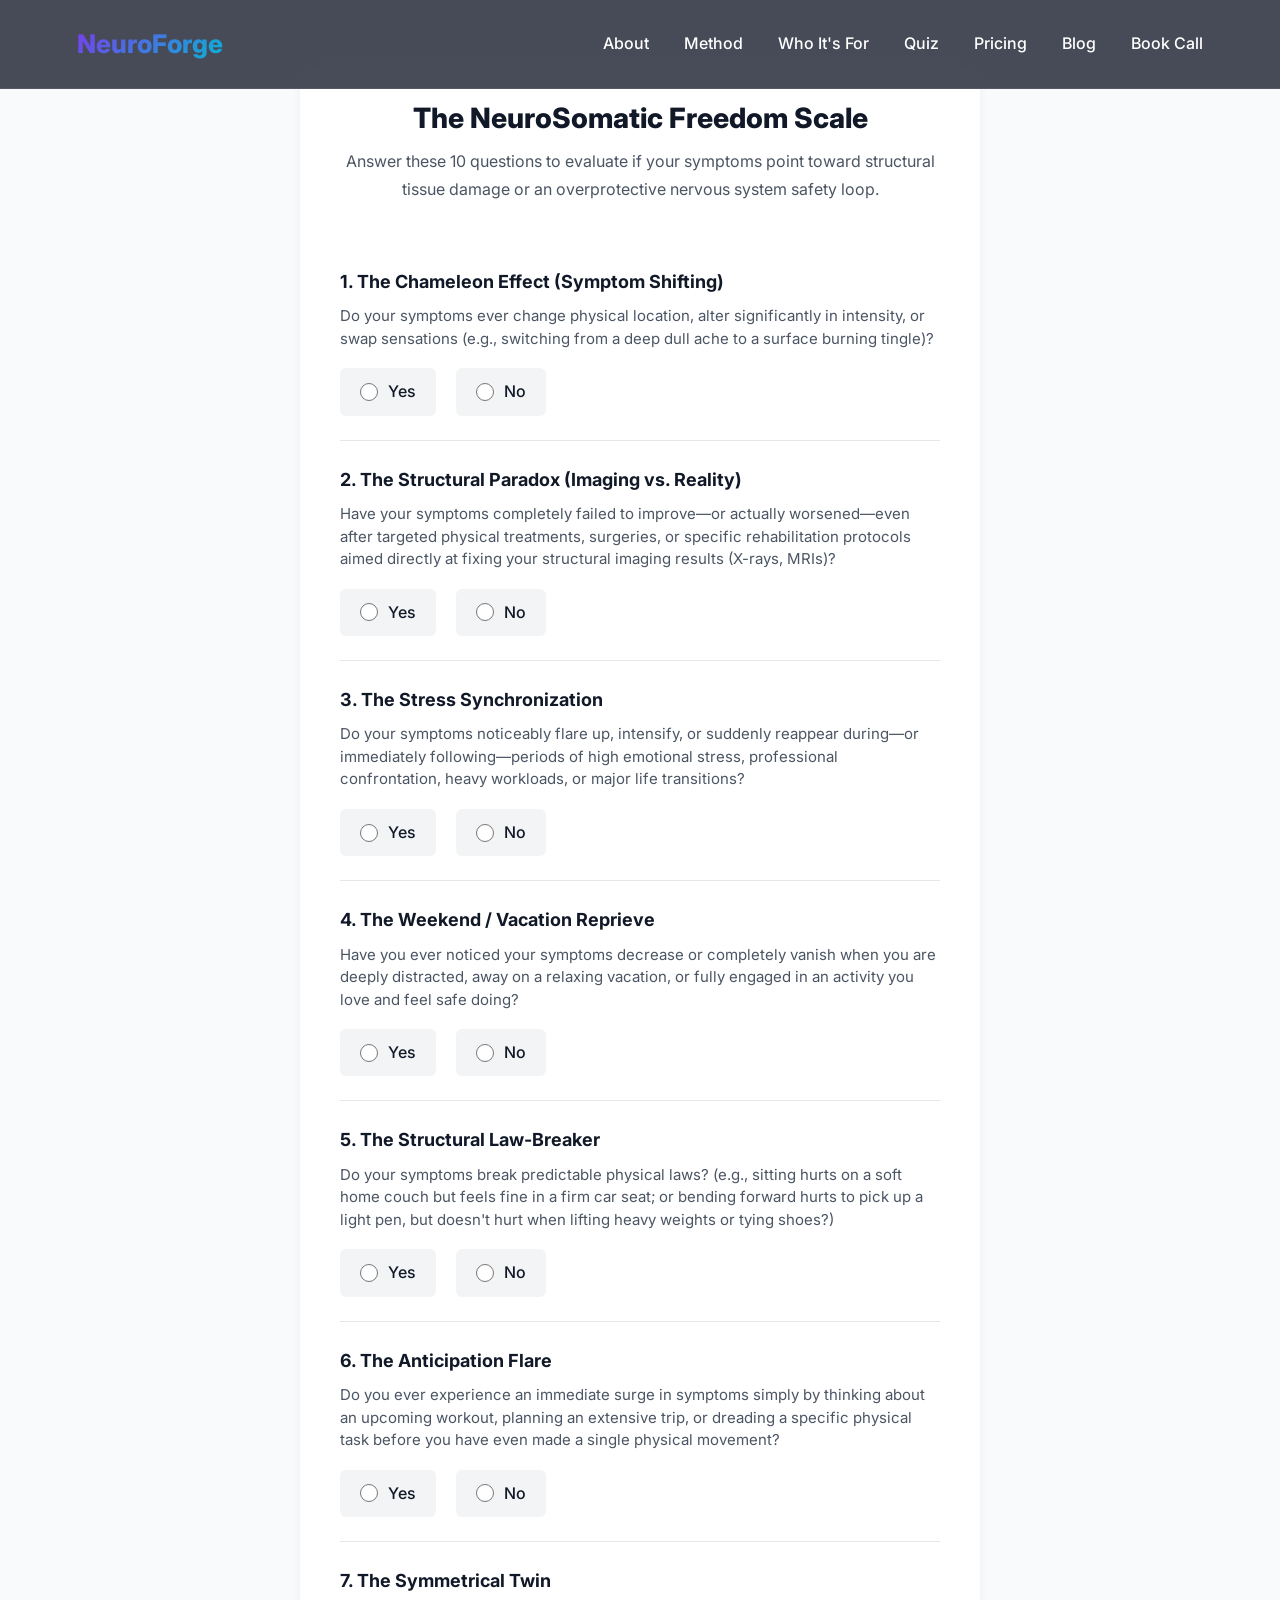
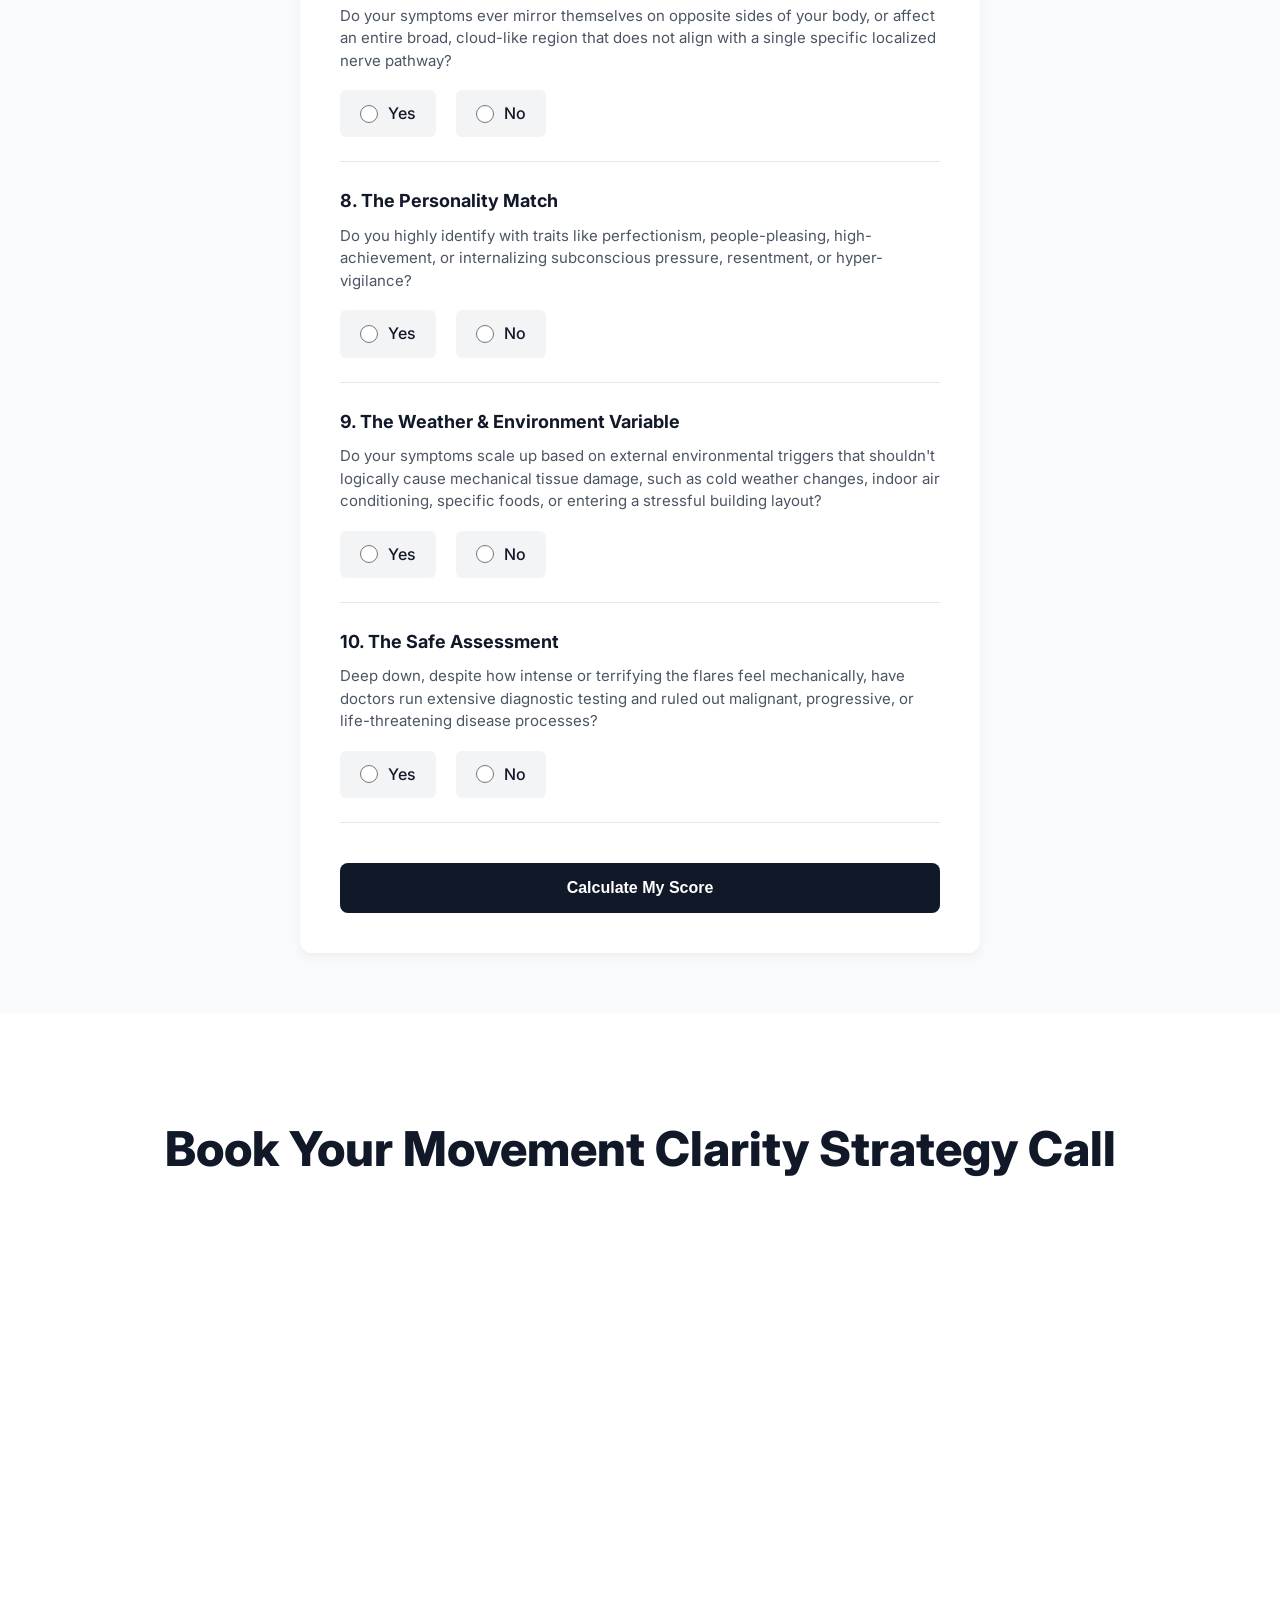
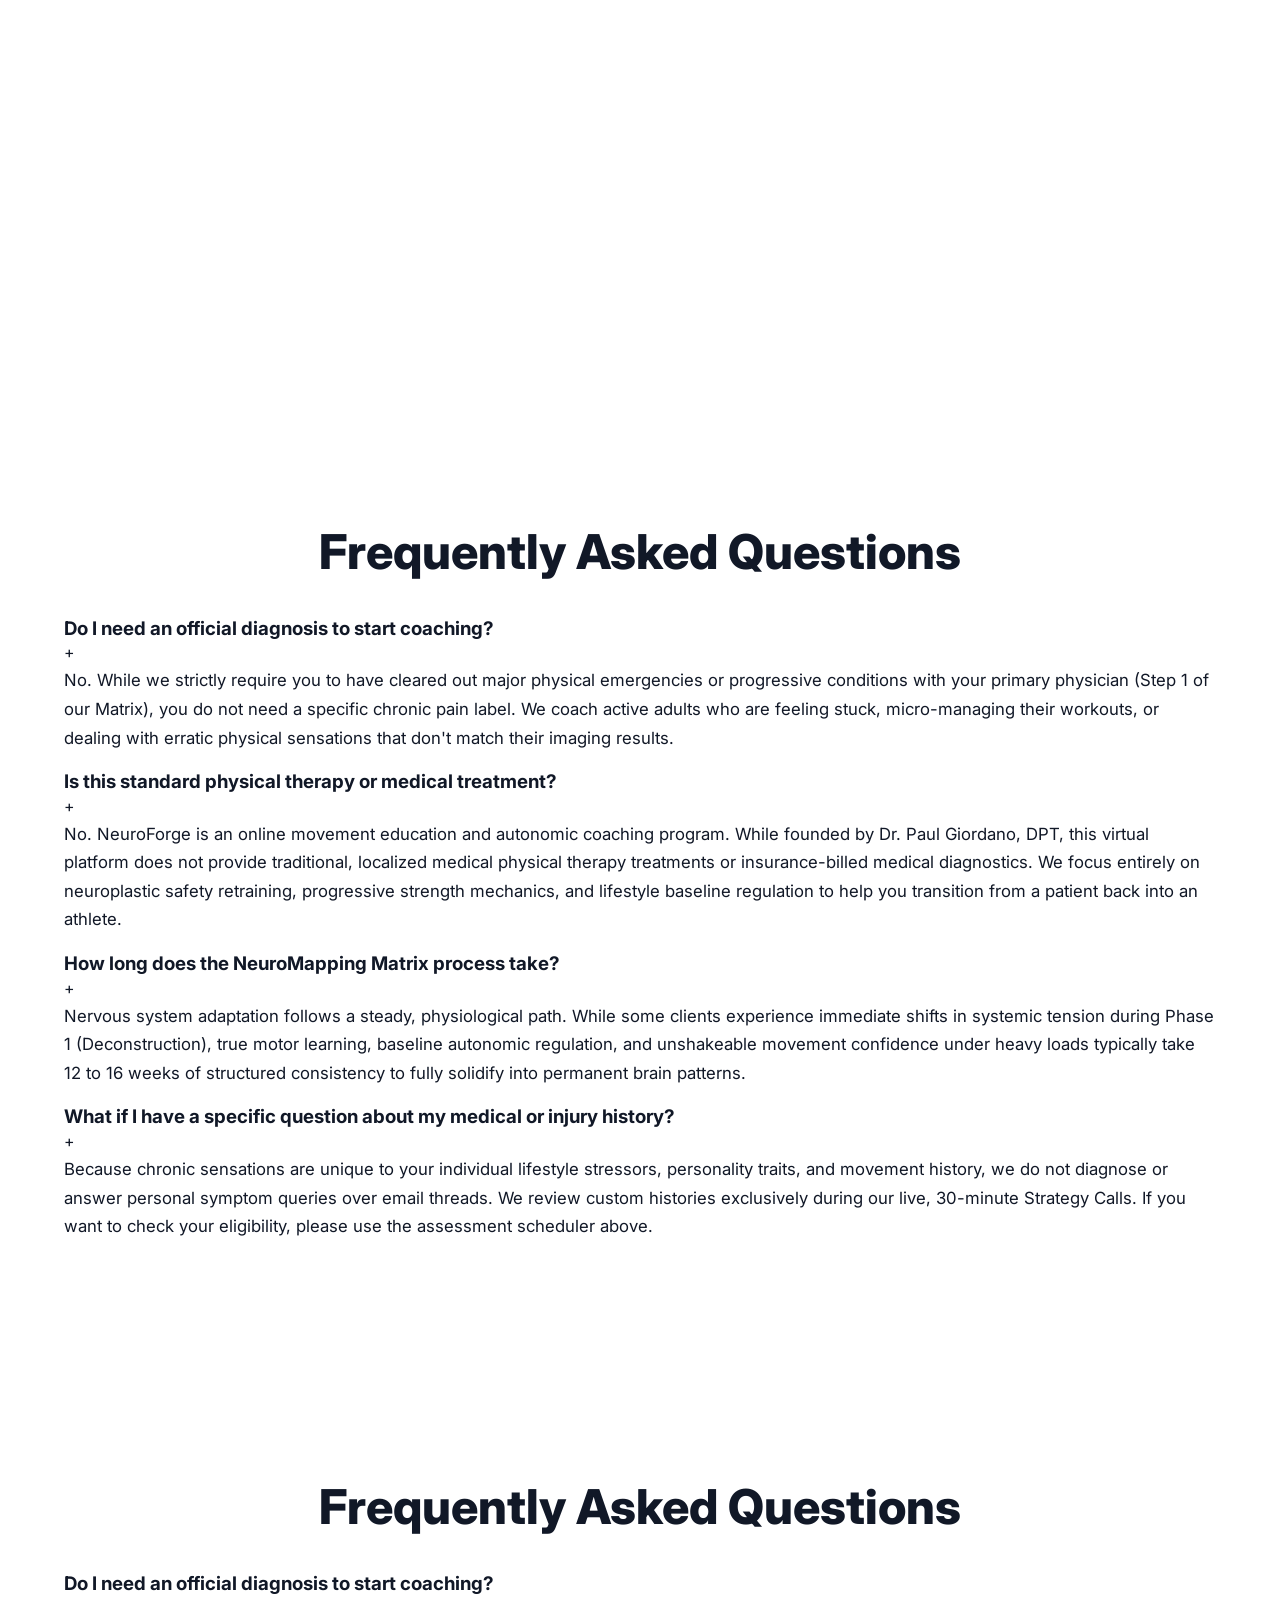
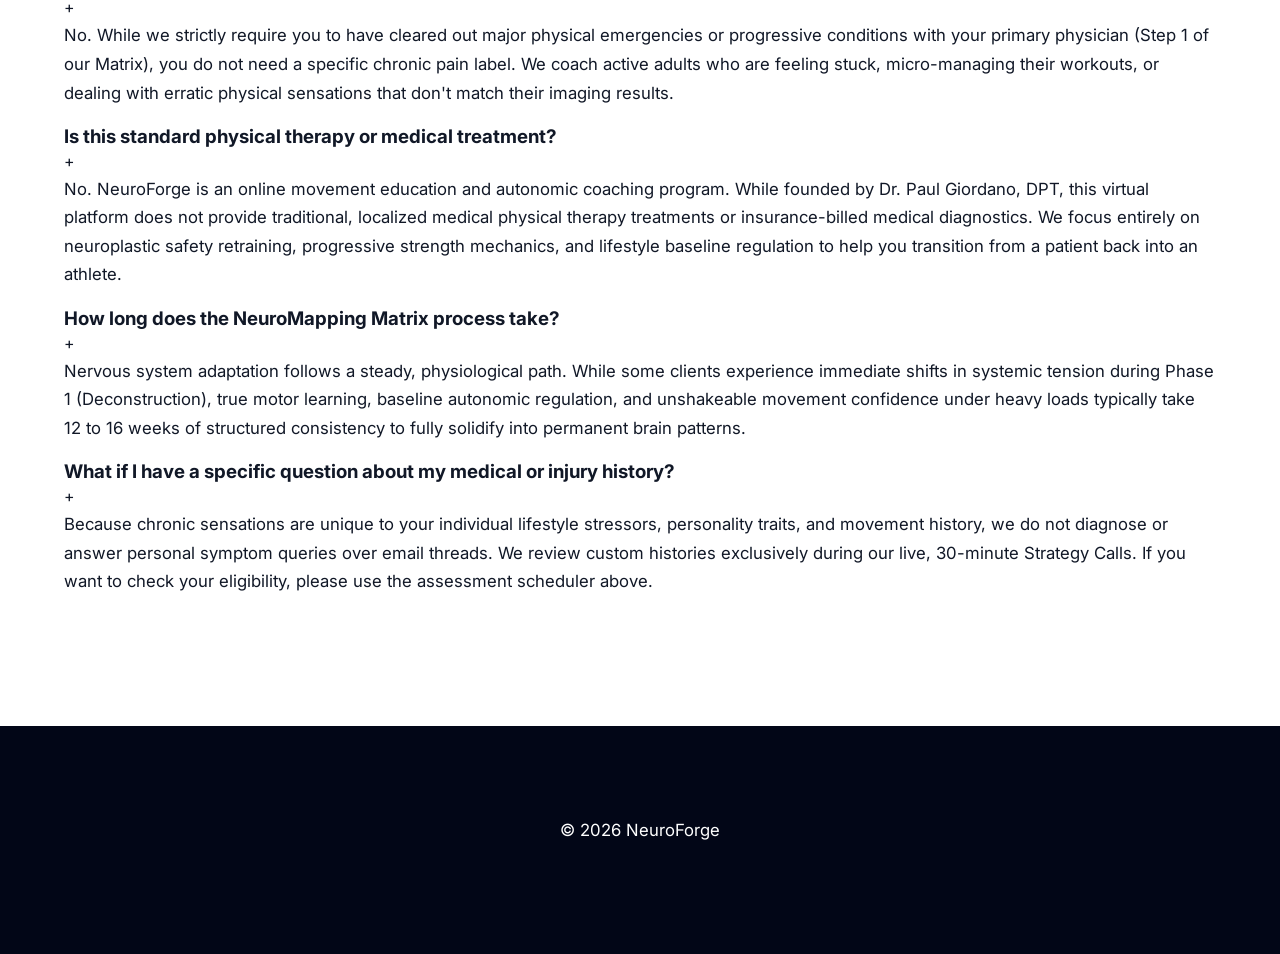
<file: quiz.html>
<!DOCTYPE html>
<html lang="en">

<head>
  <meta charset="UTF-8" />
  <meta name="viewport" content="width=device-width, initial-scale=1.0"/>

  <title>The NeuroSomatic Freedom Scale Quiz | NeuroForge</title>

  <meta name="description" content="Take the NeuroSomatic Freedom Scale quiz to discover if your symptoms are structural or driven by a protective nervous system loop." />
  <meta name="author" content="Dr. Paul Giordano" />

  <!-- Fonts -->
  <link rel="preconnect" href="https://fonts.googleapis.com">
  <link href="https://fonts.googleapis.com/css2?family=Inter:wght@300;400;500;600;700;800&display=swap" rel="stylesheet">

  <!-- Calendly -->
  <link href="https://assets.calendly.com/assets/external/widget.css" rel="stylesheet">
  <script src="https://assets.calendly.com/assets/external/widget.js" async></script>

  <!-- Connects to your existing site colors/styles -->
  <link rel="stylesheet" href="styles-v2.css"/>

  <style>
    /* Quiz Specific Styling that plays nice with Inter font */
    body {
        font-family: 'Inter', sans-serif;
    }
    
    .quiz-section {
        padding: 60px 20px;
        background-color: #f9fafb; /* Neutral fallback background */
    }

    .quiz-container {
        max-width: 680px;
        margin: 0 auto;
        background: #ffffff;
        padding: 40px;
        border-radius: 12px;
        box-shadow: 0 4px 10px rgba(0, 0, 0, 0.05);
    }

    .quiz-container h1 {
        font-size: 28px;
        font-weight: 800;
        margin-bottom: 12px;
        text-align: center;
        line-height: 1.3;
    }

    .subtitle {
        text-align: center;
        color: #4b5563;
        margin-bottom: 40px;
        font-size: 16px;
    }

    .question-card {
        border-bottom: 1px solid #e5e7eb;
        padding: 24px 0;
    }

    .question-card:last-of-type {
        border-bottom: none;
    }

    .question-text {
        font-weight: 700;
        font-size: 18px;
        margin-bottom: 8px;
    }

    .context-text {
        font-size: 15px;
        color: #4b5563;
        margin-bottom: 18px;
        line-height: 1.5;
    }

    .options {
        display: flex;
        gap: 20px;
    }

    .option-label {
        display: flex;
        align-items: center;
        gap: 10px;
        cursor: pointer;
        font-size: 16px;
        font-weight: 500;
        background: #f3f4f6;
        padding: 10px 20px;
        border-radius: 6px;
        transition: background 0.2s;
    }
    
    .option-label:hover {
        background: #e5e7eb;
    }

    input[type="radio"] {
        width: 18px;
        height: 18px;
        cursor: pointer;
    }

    .btn-submit {
        display: block;
        width: 100%;
        background-color: #111827; /* Dark elegant button fallback */
        color: white;
        border: none;
        padding: 16px;
        font-size: 16px;
        font-weight: 600;
        border-radius: 8px;
        cursor: pointer;
        margin-top: 40px;
        transition: opacity 0.2s ease;
    }

    .btn-submit:hover {
        opacity: 0.9;
    }

    #result-box {
        display: none;
        margin-top: 40px;
        padding: 30px;
        border-radius: 8px;
        border-left: 5px solid #111827;
        background: #f3f4f6;
    }

    .result-title {
        font-size: 20px;
        font-weight: 800;
        margin-bottom: 12px;
    }
    
    .result-desc {
        font-size: 16px;
        line-height: 1.6;
        margin-bottom: 24px;
    }

    .error-message {
        display: none;
        color: #dc2626;
        font-weight: 600;
        text-align: center;
        margin-top: 20px;
        font-size: 15px;
    }
  </style>
</head>

<body>

<!-- NAVIGATION BAR MATCHING HOMEPAGE -->
<nav class="navbar">
  <div class="logo"><a href="index.html" style="color: inherit; text-decoration: none;">NeuroForge</a></div>

  <ul class="nav-links">
    <li><a href="index.html#about">About</a></li>
    <li><a href="index.html#method">Method</a></li>
    <li><a href="index.html#results">Who It's For</a></li>
    <li><a href="quiz.html" class="active">Quiz</a></li>
    <li><a href="pricing.html">Pricing</a></li>
    <li><a href="blog.html">Blog</a></li>
    <li><a href="#contact">Book Call</a></li>
  </ul>
</nav>

<!-- QUIZ CONTAINER SECTION -->
<section class="quiz-section">
  <div class="quiz-container">
      <h1>The NeuroSomatic Freedom Scale</h1>
      <p class="subtitle">Answer these 10 questions to evaluate if your symptoms point toward structural tissue damage or an overprotective nervous system safety loop.</p>
      
      <form id="quiz-form">
          <!-- Q1 -->
          <div class="question-card">
              <div class="question-text">1. The Chameleon Effect (Symptom Shifting)</div>
              <div class="context-text">Do your symptoms ever change physical location, alter significantly in intensity, or swap sensations (e.g., switching from a deep dull ache to a surface burning tingle)?</div>
              <div class="options">
                  <label class="option-label"><input type="radio" name="q1" value="1" required> Yes</label>
                  <label class="option-label"><input type="radio" name="q1" value="0"> No</label>
              </div>
          </div>

          <!-- Q2 -->
          <div class="question-card">
              <div class="question-text">2. The Structural Paradox (Imaging vs. Reality)</div>
              <div class="context-text">Have your symptoms completely failed to improve—or actually worsened—even after targeted physical treatments, surgeries, or specific rehabilitation protocols aimed directly at fixing your structural imaging results (X-rays, MRIs)?</div>
              <div class="options">
                  <label class="option-label"><input type="radio" name="q2" value="1" required> Yes</label>
                  <label class="option-label"><input type="radio" name="q2" value="0"> No</label>
              </div>
          </div>

          <!-- Q3 -->
          <div class="question-card">
              <div class="question-text">3. The Stress Synchronization</div>
              <div class="context-text">Do your symptoms noticeably flare up, intensify, or suddenly reappear during—or immediately following—periods of high emotional stress, professional confrontation, heavy workloads, or major life transitions?</div>
              <div class="options">
                  <label class="option-label"><input type="radio" name="q3" value="1" required> Yes</label>
                  <label class="option-label"><input type="radio" name="q3" value="0"> No</label>
              </div>
          </div>

          <!-- Q4 -->
          <div class="question-card">
              <div class="question-text">4. The Weekend / Vacation Reprieve</div>
              <div class="context-text">Have you ever noticed your symptoms decrease or completely vanish when you are deeply distracted, away on a relaxing vacation, or fully engaged in an activity you love and feel safe doing?</div>
              <div class="options">
                  <label class="option-label"><input type="radio" name="q4" value="1" required> Yes</label>
                  <label class="option-label"><input type="radio" name="q4" value="0"> No</label>
              </div>
          </div>

          <!-- Q5 -->
          <div class="question-card">
              <div class="question-text">5. The Structural Law-Breaker</div>
              <div class="context-text">Do your symptoms break predictable physical laws? (e.g., sitting hurts on a soft home couch but feels fine in a firm car seat; or bending forward hurts to pick up a light pen, but doesn't hurt when lifting heavy weights or tying shoes?)</div>
              <div class="options">
                  <label class="option-label"><input type="radio" name="q5" value="1" required> Yes</label>
                  <label class="option-label"><input type="radio" name="q5" value="0"> No</label>
              </div>
          </div>

          <!-- Q6 -->
          <div class="question-card">
              <div class="question-text">6. The Anticipation Flare</div>
              <div class="context-text">Do you ever experience an immediate surge in symptoms simply by thinking about an upcoming workout, planning an extensive trip, or dreading a specific physical task before you have even made a single physical movement?</div>
              <div class="options">
                  <label class="option-label"><input type="radio" name="q6" value="1" required> Yes</label>
                  <label class="option-label"><input type="radio" name="q6" value="0"> No</label>
              </div>
          </div>

          <!-- Q7 -->
          <div class="question-card">
              <div class="question-text">7. The Symmetrical Twin</div>
              <div class="context-text">Do your symptoms ever mirror themselves on opposite sides of your body, or affect an entire broad, cloud-like region that does not align with a single specific localized nerve pathway?</div>
              <div class="options">
                  <label class="option-label"><input type="radio" name="q7" value="1" required> Yes</label>
                  <label class="option-label"><input type="radio" name="q7" value="0"> No</label>
              </div>
          </div>

          <!-- Q8 -->
          <div class="question-card">
              <div class="question-text">8. The Personality Match</div>
              <div class="context-text">Do you highly identify with traits like perfectionism, people-pleasing, high-achievement, or internalizing subconscious pressure, resentment, or hyper-vigilance?</div>
              <div class="options">
                  <label class="option-label"><input type="radio" name="q8" value="1" required> Yes</label>
                  <label class="option-label"><input type="radio" name="q8" value="0"> No</label>
              </div>
          </div>

                  <!-- Q9 -->
          <div class="question-card">
              <div class="question-text">9. The Weather & Environment Variable</div>
              <div class="context-text">Do your symptoms scale up based on external environmental triggers that shouldn't logically cause mechanical tissue damage, such as cold weather changes, indoor air conditioning, specific foods, or entering a stressful building layout?</div>
              <div class="options">
                  <label class="option-label"><input type="radio" name="q9" value="1" required> Yes</label>
                  <label class="option-label"><input type="radio" name="q9" value="0"> No</label>
              </div>
          </div>

          <!-- Q10 -->
          <div class="question-card">
              <div class="question-text">10. The Safe Assessment</div>
              <div class="context-text">Deep down, despite how intense or terrifying the flares feel mechanically, have doctors run extensive diagnostic testing and ruled out malignant, progressive, or life-threatening disease processes?</div>
              <div class="options">
                  <label class="option-label"><input type="radio" name="q10" value="1" required> Yes</label>
                  <label class="option-label"><input type="radio" name="q10" value="0"> No</label>
              </div>
          </div> <!-- CLEAR CLOSING TAG BACK IN PLACE -->

          <button type="submit" class="btn-submit">Calculate My Score</button>
          <div id="error-msg" class="error-message">Please select an answer for all 10 evaluation points before submitting.</div>
      </form>

      <!-- RESULTS POP-UP BOX (HIDDEN UNTIL SUBMIT IS CLICKED) -->
      <div id="result-box">
          <div class="result-title" id="result-score-title">Your Score: 0/10</div>
          <p class="result-desc" id="result-text"></p>
          <div style="text-align: center; margin-top: 25px;">
              <a href="#contact" style="display: inline-block; background-color: #111827; color: white; padding: 14px 28px; font-weight: 700; border-radius: 6px; text-decoration: none;">Review Your Matrix with Dr. Paul</a>
          </div>
      </div>
  </div>
</section>

<!-- CALENDLY STRATEGY CALL SECTION -->
<section class="contact" id="contact">
  <div class="container">
    <h2 style="text-align: center; margin-bottom: 30px;">Book Your Movement Clarity Strategy Call</h2>
    <div class="calendly-inline-widget"
      data-url="https://calendly.com/paulgiordanodpt/30min"
      style="min-width:320px;height:700px;">
    </div>
  </div>
</section>
<!-- FAQ SECTION -->
<section class="faq-section" id="faq">
  <div class="container narrow">
    <h2 style="text-align: center; margin-bottom: 40px;">Frequently Asked Questions</h2>
    
    <div class="faq-container">
      <!-- Q1 -->
      <div class="faq-item">
        <div class="faq-question">
          <h3>Do I need an official diagnosis to start coaching?</h3>
          <span class="faq-toggle">+</span>
        </div>
        <div class="faq-answer">
          <p>No. While we strictly require you to have cleared out major physical emergencies or progressive conditions with your primary physician (Step 1 of our Matrix), you do not need a specific chronic pain label. We coach active adults who are feeling stuck, micro-managing their workouts, or dealing with erratic physical sensations that don't match their imaging results.</p>
        </div>
      </div>

      <!-- Q2 -->
      <div class="faq-item">
        <div class="faq-question">
          <h3>Is this standard physical therapy or medical treatment?</h3>
          <span class="faq-toggle">+</span>
        </div>
        <div class="faq-answer">
          <p>No. NeuroForge is an online movement education and autonomic coaching program. While founded by Dr. Paul Giordano, DPT, this virtual platform does not provide traditional, localized medical physical therapy treatments or insurance-billed medical diagnostics. We focus entirely on neuroplastic safety retraining, progressive strength mechanics, and lifestyle baseline regulation to help you transition from a patient back into an athlete.</p>
        </div>
      </div>

      <!-- Q3 -->
      <div class="faq-item">
        <div class="faq-question">
          <h3>How long does the NeuroMapping Matrix process take?</h3>
          <span class="faq-toggle">+</span>
        </div>
        <div class="faq-answer">
          <p>Nervous system adaptation follows a steady, physiological path. While some clients experience immediate shifts in systemic tension during Phase 1 (Deconstruction), true motor learning, baseline autonomic regulation, and unshakeable movement confidence under heavy loads typically take 12 to 16 weeks of structured consistency to fully solidify into permanent brain patterns.</p>
        </div>
      </div>

      <!-- Q4 -->
      <div class="faq-item">
        <div class="faq-question">
          <h3>What if I have a specific question about my medical or injury history?</h3>
          <span class="faq-toggle">+</span>
        </div>
        <div class="faq-answer">
          <p>Because chronic sensations are unique to your individual lifestyle stressors, personality traits, and movement history, we do not diagnose or answer personal symptom queries over email threads. We review custom histories exclusively during our live, 30-minute Strategy Calls. If you want to check your eligibility, please use the assessment scheduler above.</p>
        </div>
      </div>

    </div>
  </div>
</section>
<!-- FAQ SECTION -->
<section class="faq-section" id="faq">
  <div class="container narrow">
    <h2 style="text-align: center; margin-bottom: 40px;">Frequently Asked Questions</h2>
    
    <div class="faq-container">
      <!-- Q1 -->
      <div class="faq-item">
        <div class="faq-question">
          <h3>Do I need an official diagnosis to start coaching?</h3>
          <span class="faq-toggle">+</span>
        </div>
        <div class="faq-answer">
          <p>No. While we strictly require you to have cleared out major physical emergencies or progressive conditions with your primary physician (Step 1 of our Matrix), you do not need a specific chronic pain label. We coach active adults who are feeling stuck, micro-managing their workouts, or dealing with erratic physical sensations that don't match their imaging results.</p>
        </div>
      </div>

      <!-- Q2 -->
      <div class="faq-item">
        <div class="faq-question">
          <h3>Is this standard physical therapy or medical treatment?</h3>
          <span class="faq-toggle">+</span>
        </div>
        <div class="faq-answer">
          <p>No. NeuroForge is an online movement education and autonomic coaching program. While founded by Dr. Paul Giordano, DPT, this virtual platform does not provide traditional, localized medical physical therapy treatments or insurance-billed medical diagnostics. We focus entirely on neuroplastic safety retraining, progressive strength mechanics, and lifestyle baseline regulation to help you transition from a patient back into an athlete.</p>
        </div>
      </div>

      <!-- Q3 -->
      <div class="faq-item">
        <div class="faq-question">
          <h3>How long does the NeuroMapping Matrix process take?</h3>
          <span class="faq-toggle">+</span>
        </div>
        <div class="faq-answer">
          <p>Nervous system adaptation follows a steady, physiological path. While some clients experience immediate shifts in systemic tension during Phase 1 (Deconstruction), true motor learning, baseline autonomic regulation, and unshakeable movement confidence under heavy loads typically take 12 to 16 weeks of structured consistency to fully solidify into permanent brain patterns.</p>
        </div>
      </div>

      <!-- Q4 -->
      <div class="faq-item">
        <div class="faq-question">
          <h3>What if I have a specific question about my medical or injury history?</h3>
          <span class="faq-toggle">+</span>
        </div>
        <div class="faq-answer">
          <p>Because chronic sensations are unique to your individual lifestyle stressors, personality traits, and movement history, we do not diagnose or answer personal symptom queries over email threads. We review custom histories exclusively during our live, 30-minute Strategy Calls. If you want to check your eligibility, please use the assessment scheduler above.</p>
        </div>
      </div>

    </div>
  </div>
</section>

<!-- FOOTER -->
<footer>
  <div class="container" style="text-align: center; padding: 20px 0;">
    <p>© 2026 NeuroForge</p>
  </div>
</footer>

<!-- QUIZ LOGIC AND SCORING SELECTION SCRIPT -->
<script>
    document.getElementById('quiz-form').addEventListener('submit', function(e) {
        e.preventDefault();
        
        const totalQuestions = 10;
        let score = 0;
        let allAnswered = true;

        // Loop through all 10 questions to collect values
        for (let i = 1; i <= totalQuestions; i++) {
            const radioGroup = document.getElementsByName('q' + i);
            let answered = false;
            for (let radio of radioGroup) {
                if (radio.checked) {
                    score += parseInt(radio.value);
                    answered = true;
                }
            }
            if (!answered) {
                allAnswered = false;
            }
        }

        const errorMsg = document.getElementById('error-msg');
        const resultBox = document.getElementById('result-box');
        const resultScoreTitle = document.getElementById('result-score-title');
        const resultText = document.getElementById('result-text');

        // Halt if any questions were missed
        if (!allAnswered) {
            errorMsg.style.display = 'block';
            resultBox.style.display = 'none';
            return;
        }

        // Hide error message and render metrics
        errorMsg.style.display = 'none';
        resultScoreTitle.innerText = `NeuroSomatic Safety Match Score: ${score}/10`;
        
        let feedback = "";
        if (score <= 3) {
            feedback = "<strong>Low Neural-Circuit Activity:</strong> There may be an active mechanical component to your presentation, or you are in the introductory stages of system adaptation. We recommend a precise movement review to map out load structural progression safely.";
        } else if (score <= 6) {
            feedback = "<strong>Moderate NeuroSomatic Patterns:</strong> Your system has adopted predictive protective pain mechanisms to guard you against structural loading, environmental stress, or historical trauma. This is highly responsive to motor retraining and somatic calibration.";
        } else {
            feedback = "<strong>High NeuroSomatic Safety Match:</strong> This is clear evidence that your structural tissue is fundamentally intact, but your brain is currently trapped in a hyper-vigilant, protective danger loop. Healing does not require fixing mechanical damage; it requires retraining the neural software system.";
        }

        // Unhide results block and smoothly snap screen viewport to the target box
        resultText.innerHTML = feedback;
        resultBox.style.display = 'block';
        
        setTimeout(function() {
            resultBox.scrollIntoView({ behavior: 'smooth', block: 'center' });
        }, 50);
    });
</script>
</file>
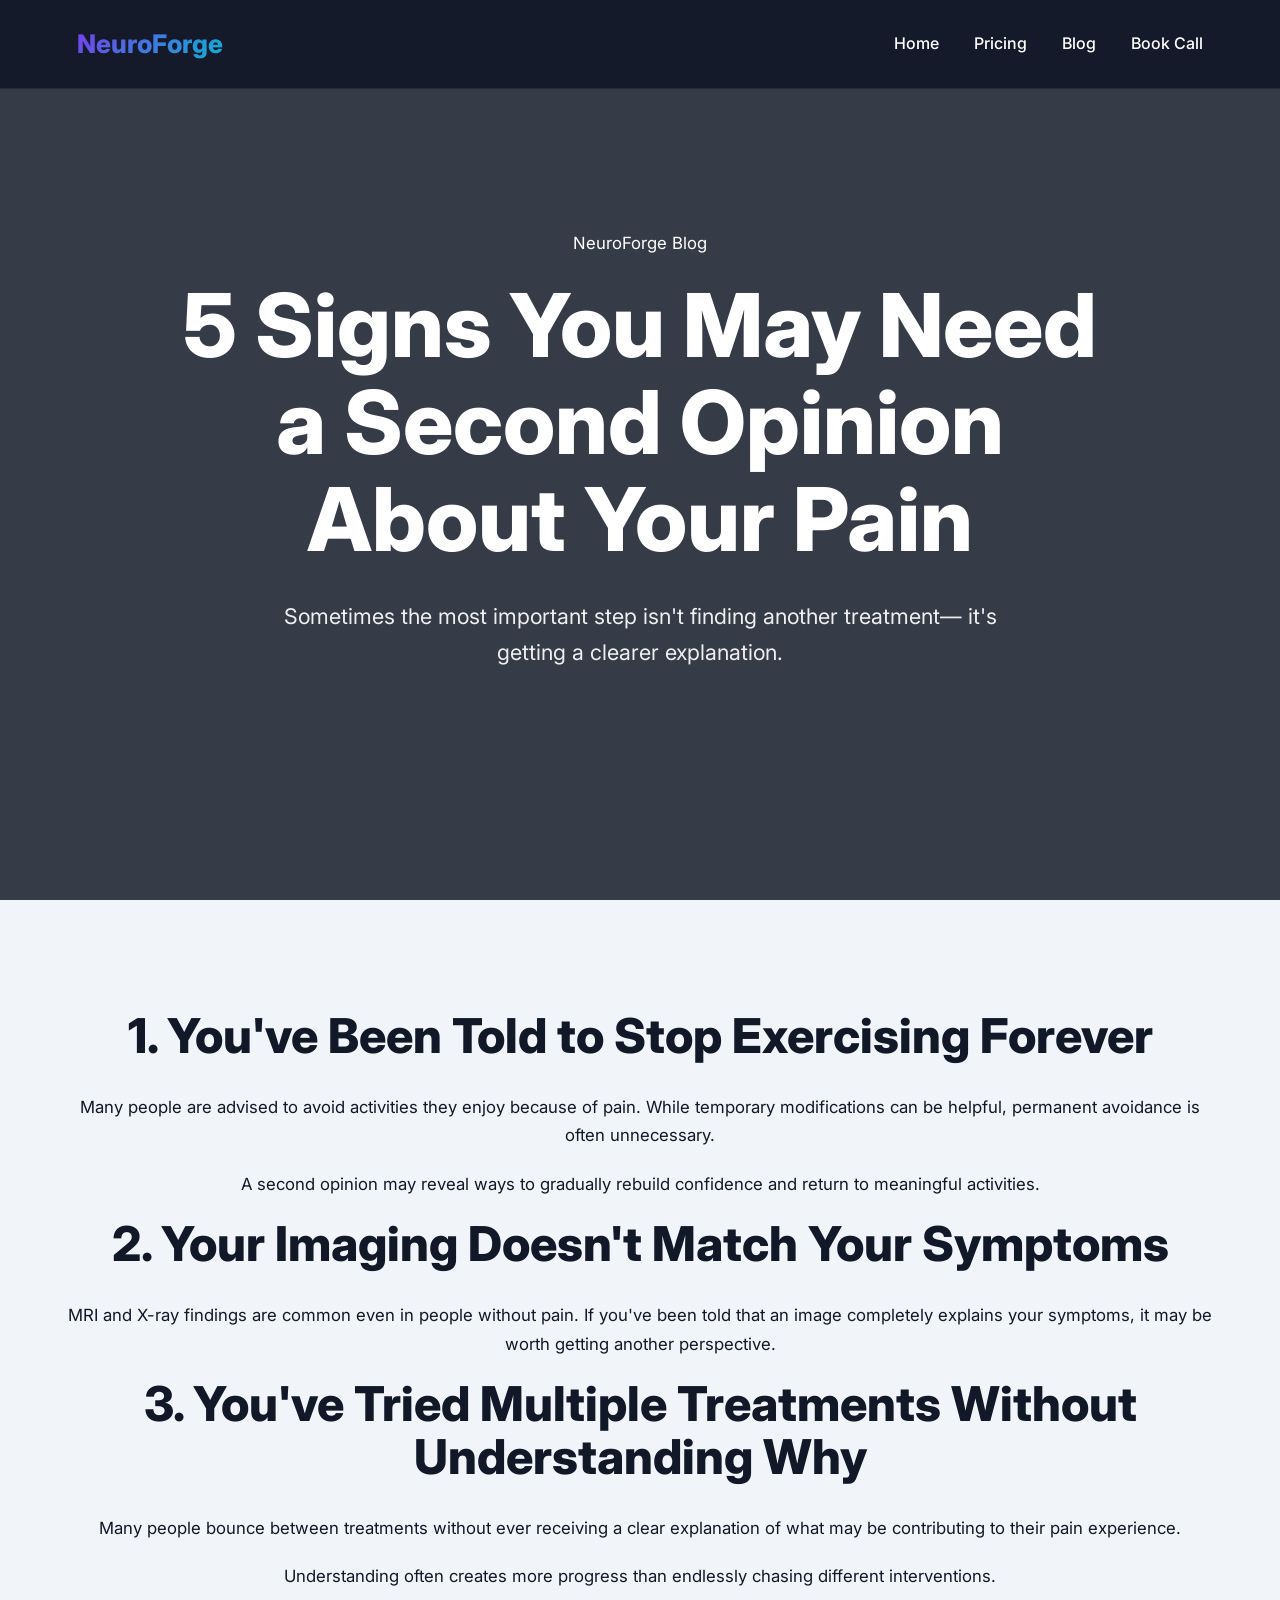
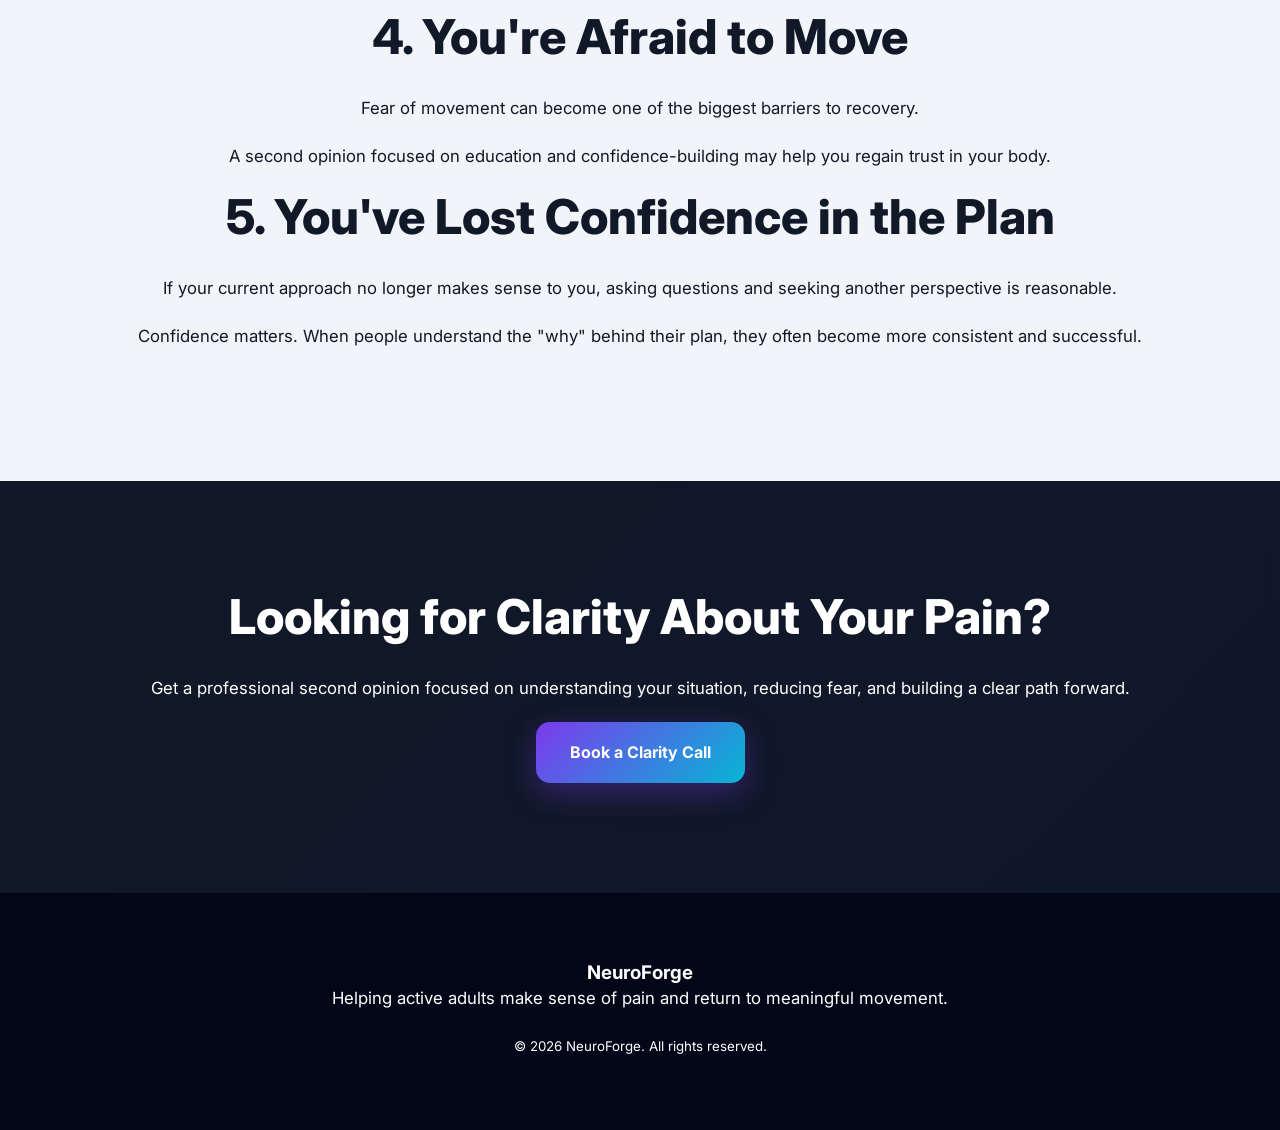
<file: second-opinion-pain.html>
<!DOCTYPE html>
<html lang="en">

<head>
  <meta charset="UTF-8" />
  <meta name="viewport" content="width=device-width, initial-scale=1.0"/>

  <title>5 Signs You May Need a Second Opinion About Your Pain | NeuroForge</title>

  <meta name="description"
    content="Learn five signs that it may be time to seek a second opinion about ongoing pain and discover how a different perspective can help you move forward with confidence." />

  <link rel="stylesheet" href="styles-v2.css"/>

  <link rel="preconnect" href="https://fonts.googleapis.com">
  <link href="https://fonts.googleapis.com/css2?family=Inter:wght@300;400;500;600;700;800&display=swap" rel="stylesheet">
</head>

<body>

<!-- NAVBAR -->
<nav class="navbar">
  <div class="logo">NeuroForge</div>

  <ul class="nav-links">
    <li><a href="index.html">Home</a></li>
    <li><a href="pricing.html">Pricing</a></li>
    <li><a href="blog.html">Blog</a></li>
    <li><a href="index.html#contact">Book Call</a></li>
  </ul>
</nav>

<!-- HERO -->
<section class="hero">

  <div class="hero-content">

    <p class="hero-subtitle">
      NeuroForge Blog
    </p>

    <h1>
      5 Signs You May Need a Second Opinion About Your Pain
    </h1>

    <p class="hero-text">
      Sometimes the most important step isn't finding another treatment—
      it's getting a clearer explanation.
    </p>

  </div>

</section>

<!-- ARTICLE -->
<section class="about">

  <div class="container narrow">

    <h2>1. You've Been Told to Stop Exercising Forever</h2>

    <p>
      Many people are advised to avoid activities they enjoy because of pain.
      While temporary modifications can be helpful, permanent avoidance is
      often unnecessary.
    </p>

    <p>
      A second opinion may reveal ways to gradually rebuild confidence and
      return to meaningful activities.
    </p>

    <h2>2. Your Imaging Doesn't Match Your Symptoms</h2>

    <p>
      MRI and X-ray findings are common even in people without pain.
      If you've been told that an image completely explains your symptoms,
      it may be worth getting another perspective.
    </p>

    <h2>3. You've Tried Multiple Treatments Without Understanding Why</h2>

    <p>
      Many people bounce between treatments without ever receiving a clear
      explanation of what may be contributing to their pain experience.
    </p>

    <p>
      Understanding often creates more progress than endlessly chasing
      different interventions.
    </p>

    <h2>4. You're Afraid to Move</h2>

    <p>
      Fear of movement can become one of the biggest barriers to recovery.
    </p>

    <p>
      A second opinion focused on education and confidence-building may help
      you regain trust in your body.
    </p>

    <h2>5. You've Lost Confidence in the Plan</h2>

    <p>
      If your current approach no longer makes sense to you, asking questions
      and seeking another perspective is reasonable.
    </p>

    <p>
      Confidence matters. When people understand the "why" behind their plan,
      they often become more consistent and successful.
    </p>

  </div>

</section>

<!-- CTA -->
<section class="cta">

  <div class="container">

    <h2>
      Looking for Clarity About Your Pain?
    </h2>

    <p>
      Get a professional second opinion focused on understanding your situation,
      reducing fear, and building a clear path forward.
    </p>

    <a href="index.html#contact" class="primary-btn">
      Book a Clarity Call
    </a>

  </div>

</section>

<!-- FOOTER -->
<footer>

  <div class="container">

    <h3>NeuroForge</h3>

    <p>
      Helping active adults make sense of pain and return to meaningful movement.
    </p>

    <small>
      © 2026 NeuroForge. All rights reserved.
    </small>

  </div>

</footer>

</body>
</html>
</file>
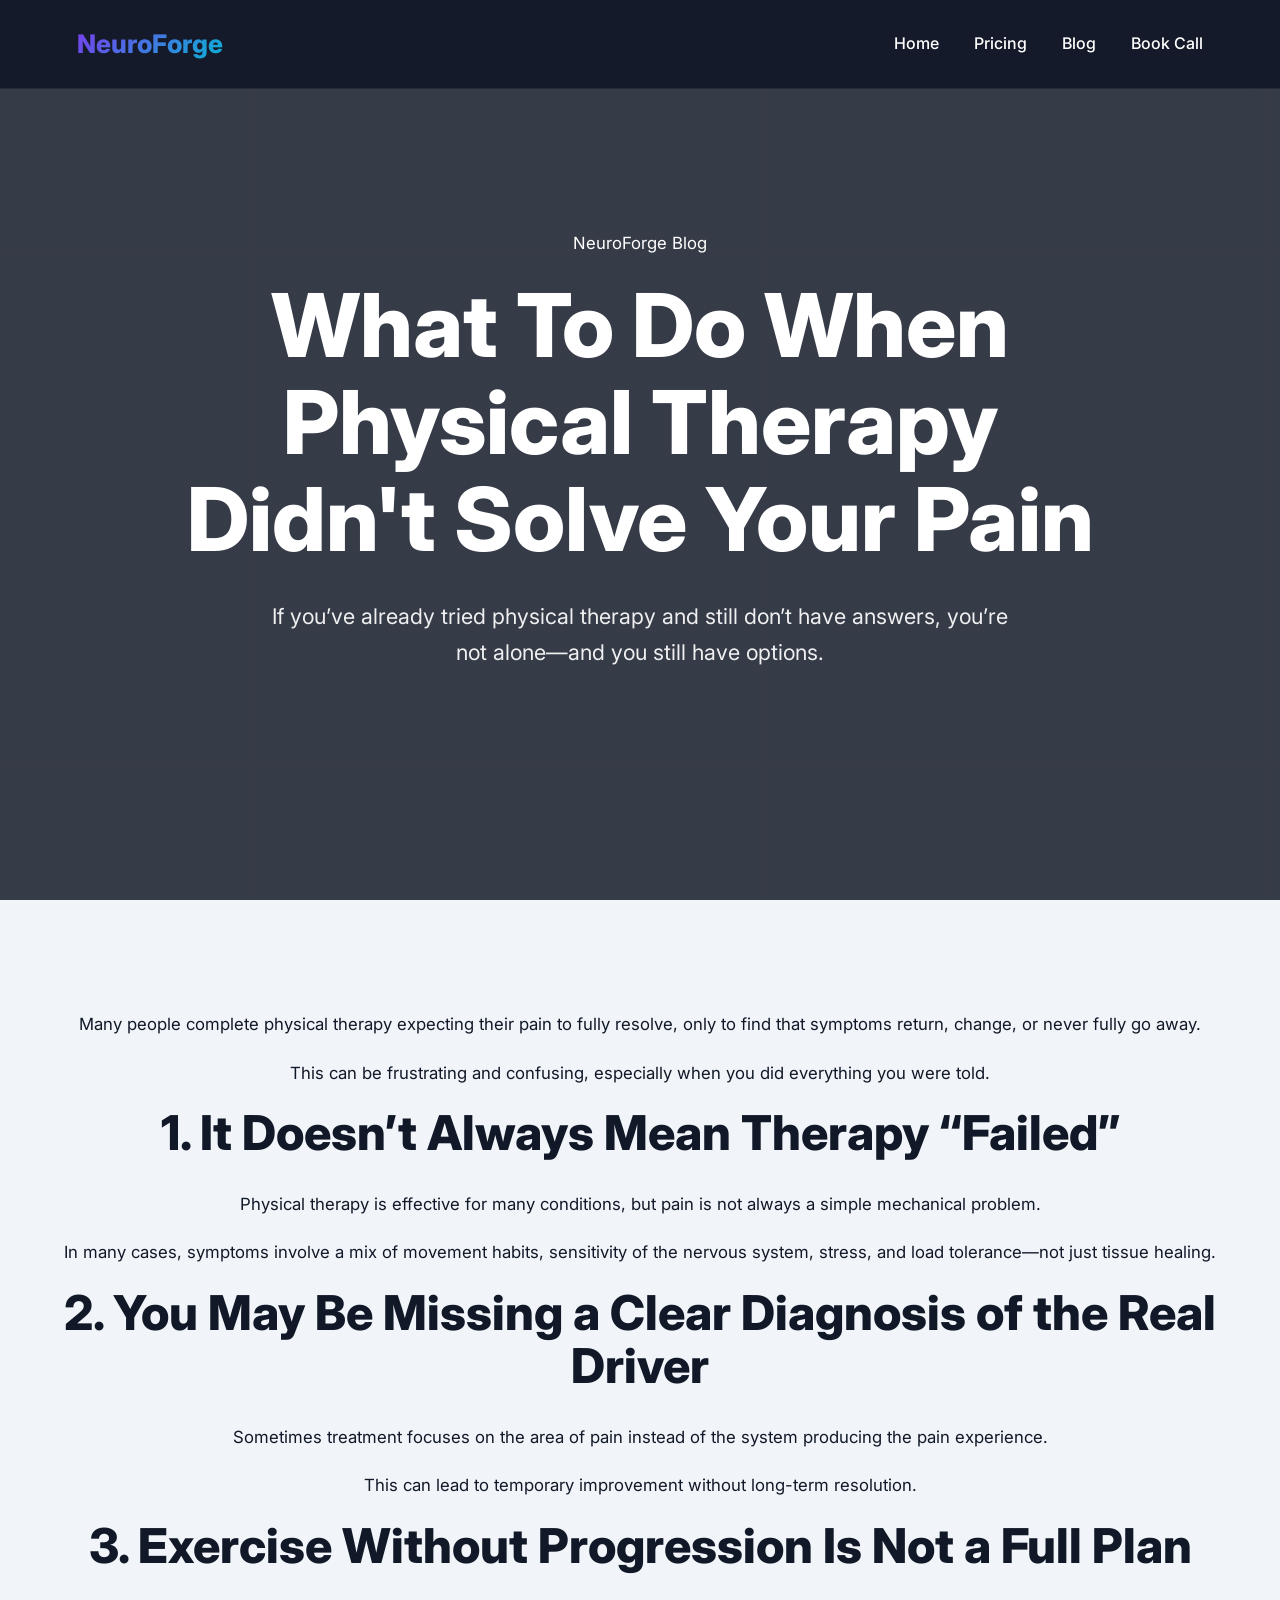
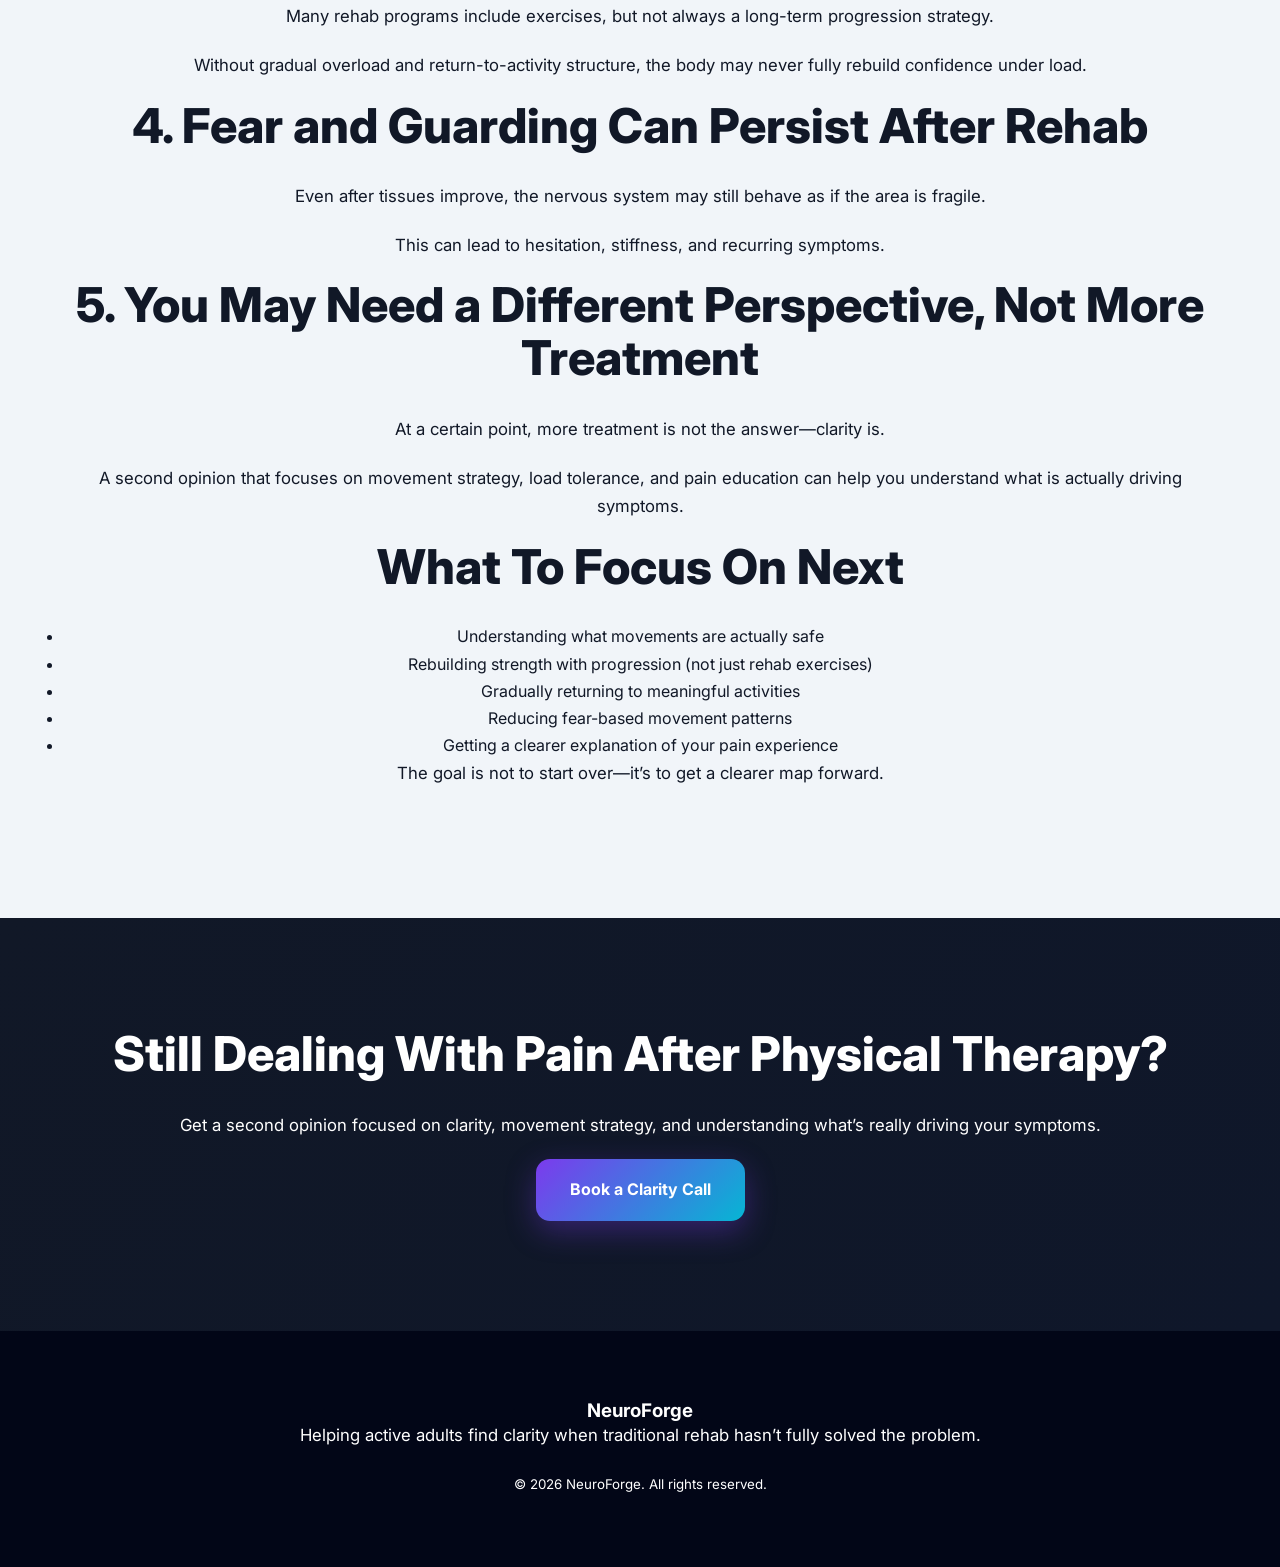
<file: what-to-do-after-pt-didnt-work.html>
<!DOCTYPE html>
<html lang="en">

<head>
  <meta charset="UTF-8" />
  <meta name="viewport" content="width=device-width, initial-scale=1.0"/>

  <title>What To Do When Physical Therapy Didn't Solve Your Pain | NeuroForge</title>

  <meta name="description"
    content="Learn what to do when physical therapy didn’t solve your pain and how to get a clearer second opinion and a better path forward." />

  <link rel="stylesheet" href="styles-v2.css"/>

  <link rel="preconnect" href="https://fonts.googleapis.com">
  <link href="https://fonts.googleapis.com/css2?family=Inter:wght@300;400;500;600;700;800&display=swap" rel="stylesheet">
</head>

<body>

<!-- NAVBAR -->
<nav class="navbar">
  <div class="logo">NeuroForge</div>

  <ul class="nav-links">
    <li><a href="index.html">Home</a></li>
    <li><a href="pricing.html">Pricing</a></li>
    <li><a href="blog.html">Blog</a></li>
    <li><a href="index.html#contact">Book Call</a></li>
  </ul>
</nav>

<!-- HERO -->
<section class="hero">

  <div class="hero-content">

    <p class="hero-subtitle">
      NeuroForge Blog
    </p>

    <h1>
      What To Do When Physical Therapy Didn't Solve Your Pain
    </h1>

    <p class="hero-text">
      If you’ve already tried physical therapy and still don’t have answers, you’re not alone—and you still have options.
    </p>

  </div>

</section>

<!-- ARTICLE -->
<section class="about">

  <div class="container narrow">

    <p>
      Many people complete physical therapy expecting their pain to fully resolve, only to find that symptoms return, change, or never fully go away.
    </p>

    <p>
      This can be frustrating and confusing, especially when you did everything you were told.
    </p>

    <h2>1. It Doesn’t Always Mean Therapy “Failed”</h2>

    <p>
      Physical therapy is effective for many conditions, but pain is not always a simple mechanical problem.
    </p>

    <p>
      In many cases, symptoms involve a mix of movement habits, sensitivity of the nervous system, stress, and load tolerance—not just tissue healing.
    </p>

    <h2>2. You May Be Missing a Clear Diagnosis of the Real Driver</h2>

    <p>
      Sometimes treatment focuses on the area of pain instead of the system producing the pain experience.
    </p>

    <p>
      This can lead to temporary improvement without long-term resolution.
    </p>

    <h2>3. Exercise Without Progression Is Not a Full Plan</h2>

    <p>
      Many rehab programs include exercises, but not always a long-term progression strategy.
    </p>

    <p>
      Without gradual overload and return-to-activity structure, the body may never fully rebuild confidence under load.
    </p>

    <h2>4. Fear and Guarding Can Persist After Rehab</h2>

    <p>
      Even after tissues improve, the nervous system may still behave as if the area is fragile.
    </p>

    <p>
      This can lead to hesitation, stiffness, and recurring symptoms.
    </p>

    <h2>5. You May Need a Different Perspective, Not More Treatment</h2>

    <p>
      At a certain point, more treatment is not the answer—clarity is.
    </p>

    <p>
      A second opinion that focuses on movement strategy, load tolerance, and pain education can help you understand what is actually driving symptoms.
    </p>

    <h2>What To Focus On Next</h2>

    <ul>
      <li>Understanding what movements are actually safe</li>
      <li>Rebuilding strength with progression (not just rehab exercises)</li>
      <li>Gradually returning to meaningful activities</li>
      <li>Reducing fear-based movement patterns</li>
      <li>Getting a clearer explanation of your pain experience</li>
    </ul>

    <p>
      The goal is not to start over—it’s to get a clearer map forward.
    </p>

  </div>

</section>

<!-- CTA -->
<section class="cta">

  <div class="container">

    <h2>
      Still Dealing With Pain After Physical Therapy?
    </h2>

    <p>
      Get a second opinion focused on clarity, movement strategy, and understanding what’s really driving your symptoms.
    </p>

    <a href="index.html#contact" class="primary-btn">
      Book a Clarity Call
    </a>

  </div>

</section>

<!-- FOOTER -->
<footer>

  <div class="container">

    <h3>NeuroForge</h3>

    <p>
      Helping active adults find clarity when traditional rehab hasn’t fully solved the problem.
    </p>

    <small>
      © 2026 NeuroForge. All rights reserved.
    </small>

  </div>

</footer>

</body>
</html>
</file>
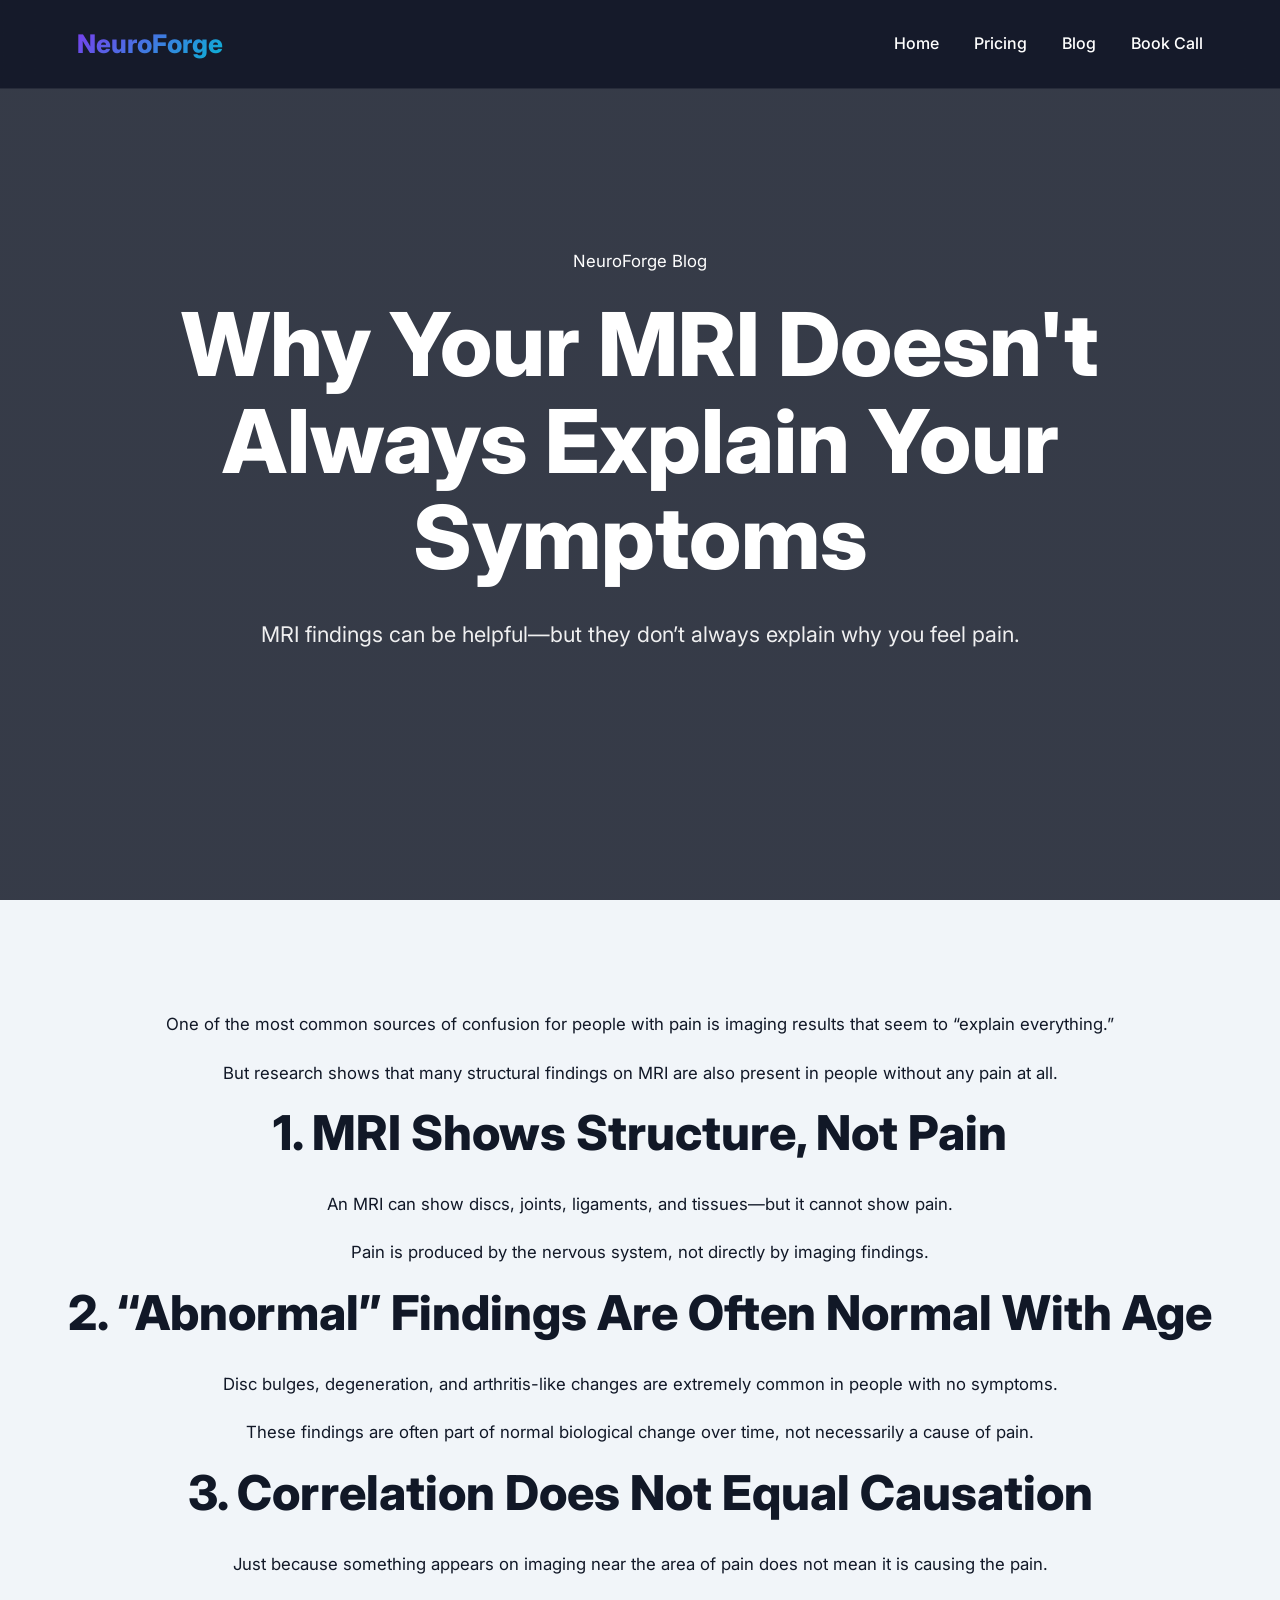
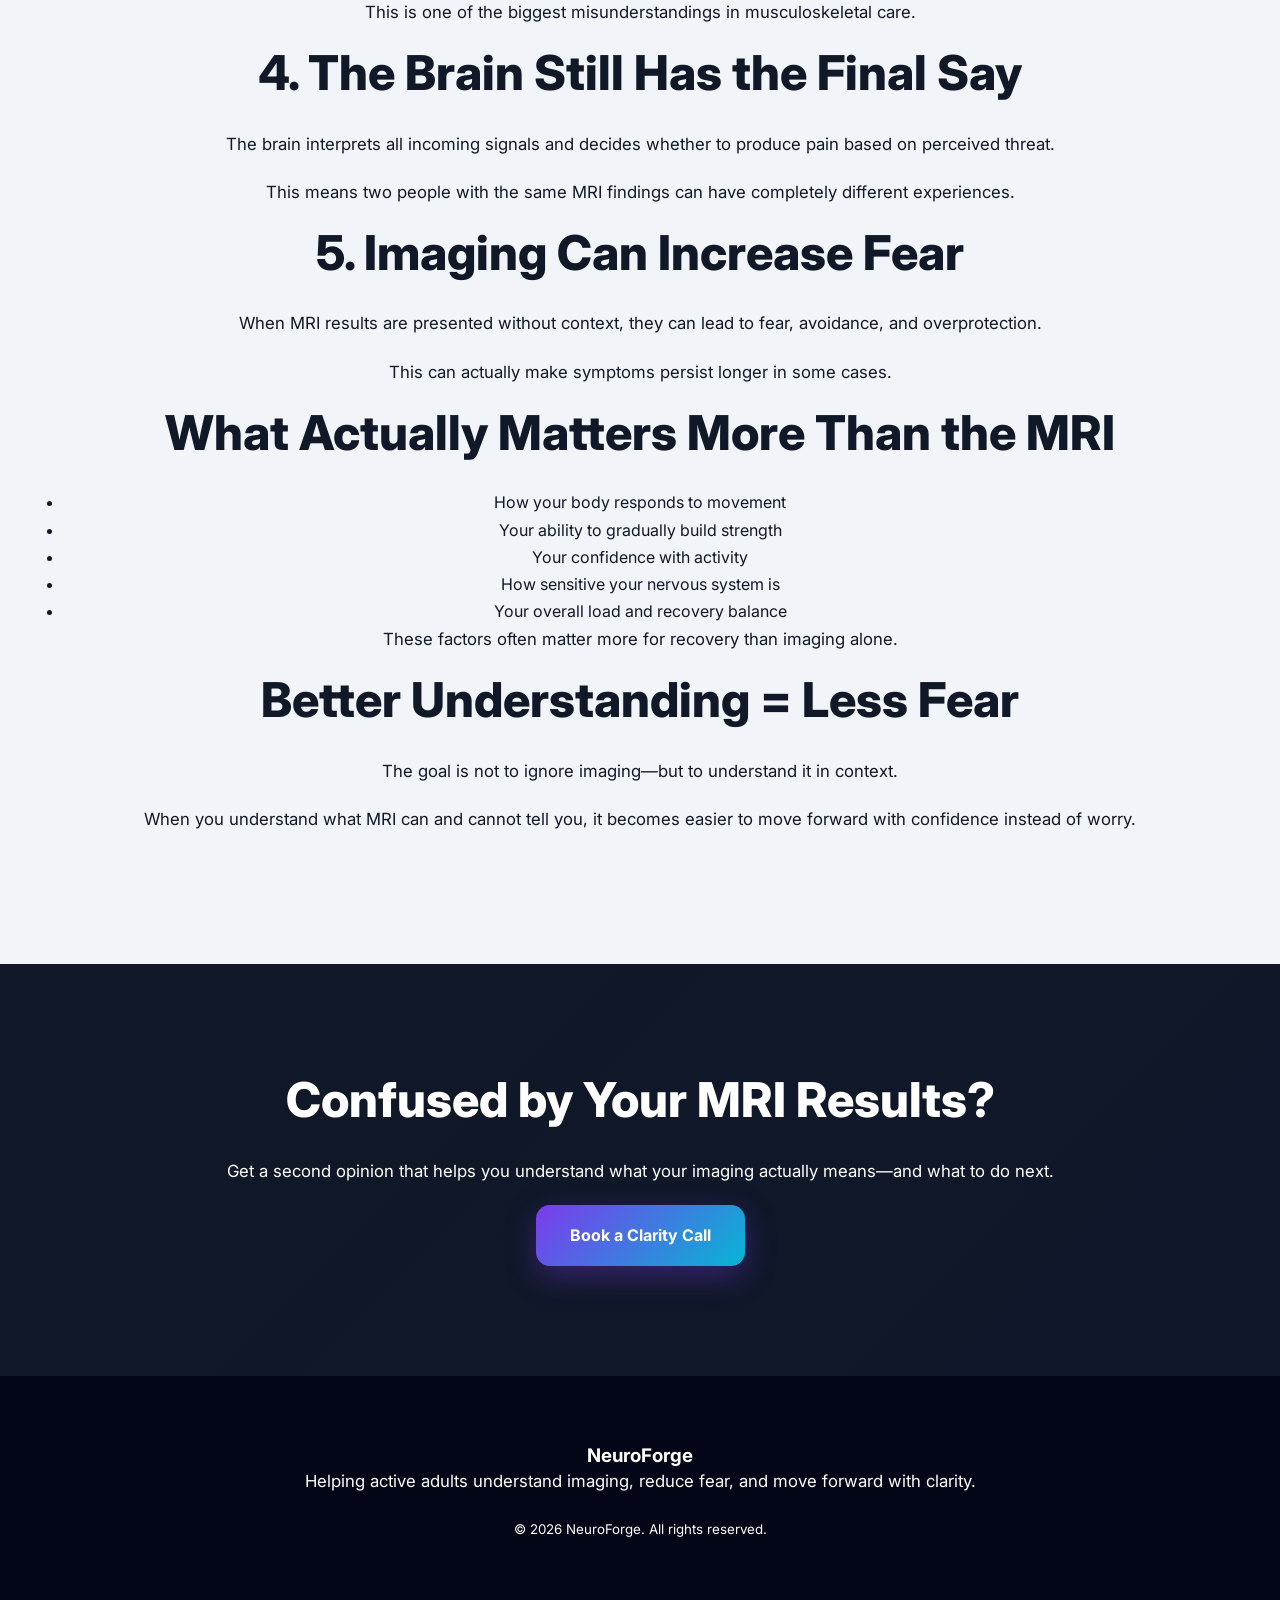
<file: why-mri-doesnt-explain-symptoms-.html>
<!DOCTYPE html>
<html lang="en">

<head>
  <meta charset="UTF-8" />
  <meta name="viewport" content="width=device-width, initial-scale=1.0"/>

  <title>Why Your MRI Doesn't Always Explain Your Symptoms | NeuroForge</title>

  <meta name="description"
    content="Learn why MRI findings often do not match pain symptoms and how to better understand imaging results without fear or confusion." />

  <link rel="stylesheet" href="styles-v2.css"/>

  <link rel="preconnect" href="https://fonts.googleapis.com">
  <link href="https://fonts.googleapis.com/css2?family=Inter:wght@300;400;500;600;700;800&display=swap" rel="stylesheet">
</head>

<body>

<!-- NAVBAR -->
<nav class="navbar">
  <div class="logo">NeuroForge</div>

  <ul class="nav-links">
    <li><a href="index.html">Home</a></li>
    <li><a href="pricing.html">Pricing</a></li>
    <li><a href="blog.html">Blog</a></li>
    <li><a href="index.html#contact">Book Call</a></li>
  </ul>
</nav>

<!-- HERO -->
<section class="hero">

  <div class="hero-content">

    <p class="hero-subtitle">
      NeuroForge Blog
    </p>

    <h1>
      Why Your MRI Doesn't Always Explain Your Symptoms
    </h1>

    <p class="hero-text">
      MRI findings can be helpful—but they don’t always explain why you feel pain.
    </p>

  </div>

</section>

<!-- ARTICLE -->
<section class="about">

  <div class="container narrow">

    <p>
      One of the most common sources of confusion for people with pain is imaging results that seem to “explain everything.”
    </p>

    <p>
      But research shows that many structural findings on MRI are also present in people without any pain at all.
    </p>

    <h2>1. MRI Shows Structure, Not Pain</h2>

    <p>
      An MRI can show discs, joints, ligaments, and tissues—but it cannot show pain.
    </p>

    <p>
      Pain is produced by the nervous system, not directly by imaging findings.
    </p>

    <h2>2. “Abnormal” Findings Are Often Normal With Age</h2>

    <p>
      Disc bulges, degeneration, and arthritis-like changes are extremely common in people with no symptoms.
    </p>

    <p>
      These findings are often part of normal biological change over time, not necessarily a cause of pain.
    </p>

    <h2>3. Correlation Does Not Equal Causation</h2>

    <p>
      Just because something appears on imaging near the area of pain does not mean it is causing the pain.
    </p>

    <p>
      This is one of the biggest misunderstandings in musculoskeletal care.
    </p>

    <h2>4. The Brain Still Has the Final Say</h2>

    <p>
      The brain interprets all incoming signals and decides whether to produce pain based on perceived threat.
    </p>

    <p>
      This means two people with the same MRI findings can have completely different experiences.
    </p>

    <h2>5. Imaging Can Increase Fear</h2>

    <p>
      When MRI results are presented without context, they can lead to fear, avoidance, and overprotection.
    </p>

    <p>
      This can actually make symptoms persist longer in some cases.
    </p>

    <h2>What Actually Matters More Than the MRI</h2>

    <ul>
      <li>How your body responds to movement</li>
      <li>Your ability to gradually build strength</li>
      <li>Your confidence with activity</li>
      <li>How sensitive your nervous system is</li>
      <li>Your overall load and recovery balance</li>
    </ul>

    <p>
      These factors often matter more for recovery than imaging alone.
    </p>

    <h2>Better Understanding = Less Fear</h2>

    <p>
      The goal is not to ignore imaging—but to understand it in context.
    </p>

    <p>
      When you understand what MRI can and cannot tell you, it becomes easier to move forward with confidence instead of worry.
    </p>

  </div>

</section>

<!-- CTA -->
<section class="cta">

  <div class="container">

    <h2>
      Confused by Your MRI Results?
    </h2>

    <p>
      Get a second opinion that helps you understand what your imaging actually means—and what to do next.
    </p>

    <a href="index.html#contact" class="primary-btn">
      Book a Clarity Call
    </a>

  </div>

</section>

<!-- FOOTER -->
<footer>

  <div class="container">

    <h3>NeuroForge</h3>

    <p>
      Helping active adults understand imaging, reduce fear, and move forward with clarity.
    </p>

    <small>
      © 2026 NeuroForge. All rights reserved.
    </small>

  </div>

</footer>

</body>
</html>
</file>
<file: styles-v2.css>
/* =========================
   RESET
========================= */

* {
  margin: 0;
  padding: 0;
  box-sizing: border-box;
}

/* =========================
   ROOT VARIABLES
========================= */

:root {
  --bg: #0b1120;
  --bg-secondary: #111827;

  --text: #f8fafc;
  --text-dark: #111827;

  --primary: #7c3aed;
  --primary-light: #8b5cf6;
  --secondary: #06b6d4;

  --border: rgba(255,255,255,0.08);

  --gradient: linear-gradient(135deg, #7c3aed 0%, #06b6d4 100%);
}

/* =========================
   BASE STYLES
========================= */

html {
  scroll-behavior: smooth;
}

body {
  font-family: 'Inter', sans-serif;
  background: #f8fafc;
  color: var(--text-dark);
  line-height: 1.7;
}

.container {
  width: 90%;
  max-width: 1200px;
  margin: auto;
}

section {
  padding: 110px 0;
}

/* =========================
   TYPOGRAPHY
========================= */

h1, h2, h3 {
  line-height: 1.1;
}

h2 {
  font-size: 3rem;
  font-weight: 800;
  text-align: center;
  margin-bottom: 30px;
}

p {
  font-size: 1.05rem;
  margin-bottom: 20px;
}

/* =========================
   NAVBAR
========================= */

.navbar {
  position: fixed;
  top: 0;
  left: 0;
  width: 100%;
  padding: 22px 6%;
  display: flex;
  justify-content: space-between;
  align-items: center;

  background: rgba(11,17,32,0.75);
  backdrop-filter: blur(16px);
  border-bottom: 1px solid var(--border);
  z-index: 1000;
}

.logo {
  font-size: 1.6rem;
  font-weight: 800;
  background: var(--gradient);
  -webkit-background-clip: text;
  -webkit-text-fill-color: transparent;
}

.nav-links {
  display: flex;
  list-style: none;
  gap: 35px;
}

.nav-links a {
  text-decoration: none;
  color: white;
  font-weight: 500;
}

.nav-links a:hover {
  color: var(--primary-light);
}

/* =========================
   HERO
========================= */

.hero {
  min-height: 100vh;
  background:
    linear-gradient(rgba(11,17,32,0.82), rgba(11,17,32,0.82));
  display: flex;
  justify-content: center;
  align-items: center;
  text-align: center;
  color: white;
  padding: 0 20px;
}

.hero-content {
  max-width: 950px;
}

.hero h1 {
  font-size: 5.5rem;
  font-weight: 800;
  margin-bottom: 30px;
}

.hero-text {
  font-size: 1.35rem;
  max-width: 760px;
  margin: auto;
  opacity: 0.92;
}

/* =========================
   BUTTONS
========================= */

.primary-btn,
.secondary-btn {
  padding: 17px 34px;
  border-radius: 14px;
  font-weight: 700;
  text-decoration: none;
  display: inline-flex;
  justify-content: center;
  align-items: center;
  transition: 0.3s ease;
}

.primary-btn {
  background: var(--gradient);
  color: white;
  box-shadow: 0 10px 30px rgba(124,58,237,0.35);
}

.primary-btn:hover {
  transform: translateY(-4px);
}

.secondary-btn {
  border: 1px solid rgba(255,255,255,0.25);
  color: white;
  background: rgba(255,255,255,0.05);
}

/* =========================
   CARDS SYSTEM
========================= */

.credibility-card,
.method-card,
.result-item {
  background: white;
  padding: 38px;
  border-radius: 22px;
  box-shadow: 0 10px 40px rgba(0,0,0,0.06);
  transition: 0.35s ease;
}

.credibility-card:hover,
.method-card:hover,
.result-item:hover {
  transform: translateY(-8px);
  box-shadow: 0 20px 60px rgba(0,0,0,0.1);
}

/* =========================
   GRIDS
========================= */

.credibility-grid,
.method-grid,
.results-grid {
  display: grid;
  gap: 30px;
}

.credibility-grid,
.method-grid {
  grid-template-columns: repeat(auto-fit, minmax(280px, 1fr));
}

.results-grid {
  grid-template-columns: repeat(auto-fit, minmax(300px, 1fr));
}

/* =========================
   SECTIONS
========================= */

.about,
.traditional {
  background: #f1f5f9;
  text-align: center;
}

.cta {
  background: linear-gradient(135deg, #111827, #0f172a);
  color: white;
  text-align: center;
}

.contact {
  background: white;
}

.faq-section {
  background: white;
}

/* =========================
   FOOTER
========================= */

footer {
  background: #020617;
  color: white;
  text-align: center;
  padding: 70px 20px;
}

/* =========================
   RESPONSIVE
========================= */

@media (max-width: 768px) {

  .hero h1 {
    font-size: 3.3rem;
  }

  h2 {
    font-size: 2.3rem;
  }

  section {
    padding: 90px 0;
  }

  .nav-links {
    display: none;
  }
}


/* =========================
   PRICING (RE-STYLED SAFE VERSION)
========================= */

.pricing {
  background: #f8fafc;
}

.pricing h2 {
  font-size: 3rem;
  font-weight: 800;
  text-align: center;
  margin-bottom: 60px;
}

/* GRID */
.pricing-grid {
  display: grid;
  grid-template-columns: repeat(auto-fit, minmax(300px, 1fr));
  gap: 30px;
}

/* CARD */
.pricing-card {
  background: white;
  padding: 38px;
  border-radius: 22px;
  box-shadow: 0 10px 40px rgba(0,0,0,0.06);
  transition: 0.35s ease;
}

.pricing-card:hover {
  transform: translateY(-8px);
  box-shadow: 0 20px 60px rgba(0,0,0,0.1);
}

/* FEATURED CARD */
.pricing-card.featured {
  border: 2px solid transparent;
  background:
    linear-gradient(white, white) padding-box,
    var(--gradient) border-box;
}

/* TEXT */
.pricing-card h3 {
  font-size: 1.6rem;
  font-weight: 700;
  color: #111827;
  margin-bottom: 8px;
}

.pricing-card .price {
  font-size: 2.4rem;
  font-weight: 800;
  margin: 12px 0;
  color: #111827;
}

.pricing-card .tagline {
  color: #6b7280;
  margin-bottom: 20px;
}

/* LIST */
.pricing-card ul {
  list-style: none;
  padding: 0;
  margin: 0 0 25px 0;
}

.pricing-card li {
  padding: 10px 0;
  border-bottom: 1px solid #f1f5f9;
  color: #374151;
}

/* BUTTON */
.pricing-card a {
  width: 100%;
  display: flex;
  justify-content: center;
}
</file>
